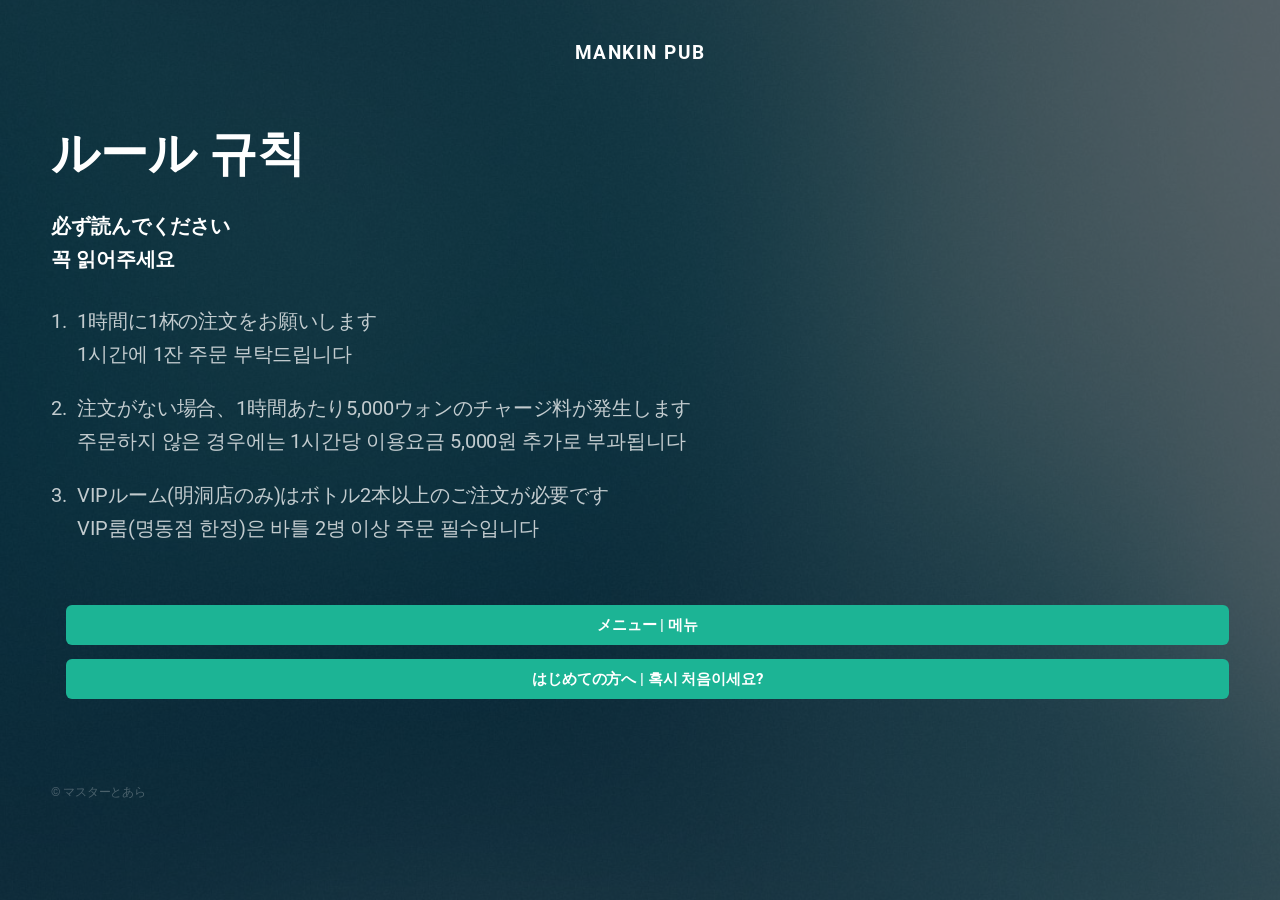
<file: index.html>
<!DOCTYPE HTML>
<html>
	<head>
		<title>MANKIN</title>
		<meta charset="utf-8" />
		<meta name="viewport" content="width=device-width, initial-scale=1, user-scalable=no, viewport-fit=cover" />
		<meta name="theme-color" content="#0d161a" />
		<meta name="apple-mobile-web-app-capable" content="yes" />
		<meta name="apple-mobile-web-app-status-bar-style" content="black-translucent" />
		<link rel="stylesheet" href="assets/css/rule.css" />
		<style>
			/* 데스크톱: 버튼과 저작권이 겹치지 않도록 푸터를 문서 흐름에 둔다 (모바일은 기존 그대로) */
			@media screen and (min-width: 981px) {
				#footer {
					position: static;
					margin: 3.5em 0 0 0;
				}
			}

			/* 규칙 목록: 번호 칸 고정 + 본문 칸 정렬 (2줄째도 번호 아래로 파고들지 않게) */
			#header .rules {
				margin: 0 0 1.5em 0;
				font-size: 1.35em;
				line-height: 1.65em;
			}
			#header .rule {
				display: flex;
				align-items: flex-start;
				gap: 8px;
			}
			#header .rule + .rule {
				margin-top: 1.1em;
			}
			#header .rule-num {
				flex: 0 0 auto;
				min-width: 18px;
			}
			#header .rule-body {
				flex: 1 1 auto;
				min-width: 0;
			}
			#header .rule-jp {
				line-break: strict;
			}
			#header .rule-kr {
				word-break: keep-all;
			}

			/* 모바일: 규칙 글자를 조금 줄이고 줄간격·들여쓰기를 정돈 */
			@media screen and (max-width: 736px) {
				#header .rules {
					font-size: 0.85em;
					line-height: 1.6em;
				}
				#header .rule + .rule {
					margin-top: 1.15em;
				}
			}

			/* 상단 헤더 바 (MANKIN PUB) */
			.page-topbar { position: relative; width: 100%; max-width: 700px; margin: 0 auto 1.6em; padding: 2px 0 0; text-align: center; }
			.page-topbar-title { display: inline-block; font-size: 1.32em; font-weight: 700; letter-spacing: 1.5px; line-height: 42px; color: #fff; }
			/* 화면 최상단 고정 (세로 중앙 본문과 분리) */
			body > .page-topbar { position: absolute; top: 20px; left: 20px; right: 20px; width: auto; max-width: 700px; margin: 0 auto; padding: 12px 0 0; z-index: 3; }
		
			/* iOS 안전영역·배경 꽉 채우기 (상태바/툴바 검은 띠 제거) */
			html, body { background-color: #0d161a; }
			body { min-height: 100dvh; }
			/* 움직이는 배경이 iOS 상태바·주소창 뒤까지 끊김 없이 이어지도록 위아래로 넘겨 깐다 */
			#bg { position: fixed; top: -80px; bottom: -80px; left: 0; right: 0; width: auto; height: auto; min-height: calc(100lvh + 160px); }
			#bg > div { position: absolute; top: 0; bottom: 0; left: 0; height: auto; min-height: 100%; width: 150%; }
			@media screen and (max-width: 736px) {
				body { padding-top: calc(5em + env(safe-area-inset-top)); padding-bottom: calc(2em + env(safe-area-inset-bottom)); }
			}
			@media screen and (min-width: 737px) {
				body { padding-top: calc(6em + env(safe-area-inset-top)); padding-bottom: calc(4em + env(safe-area-inset-bottom)); }
			}
		</style>
	</head>
	<body class="is-preload">

		<!-- 상단 헤더 바 -->
			<div class="page-topbar">
				<span class="page-topbar-title">MANKIN PUB</span>
			</div>

		<!-- Header -->
			<header id="header">
				<h1>ルール 규칙</h1>
					<p><b>必ず読んでください<br>
						꼭 읽어주세요</b></p>
				<div class="rules">
					<div class="rule">
						<span class="rule-num">1.</span>
						<div class="rule-body">
							<div class="rule-jp">1時間に1杯の注文をお願いします</div>
							<div class="rule-kr">1시간에 1잔 주문 부탁드립니다</div>
						</div>
					</div>
					<div class="rule">
						<span class="rule-num">2.</span>
						<div class="rule-body">
							<div class="rule-jp">注文がない場合、1時間あたり5,000ウォンのチャージ料が発生します</div>
							<div class="rule-kr">주문하지 않은 경우에는 1시간당 이용요금 5,000원 추가로 부과됩니다</div>
						</div>
					</div>
					<div class="rule">
						<span class="rule-num">3.</span>
						<div class="rule-body">
							<div class="rule-jp">VIPルーム(明洞店のみ)はボトル2本以上のご注文が必要です</div>
							<div class="rule-kr">VIP룸(명동점 한정)은 바틀 2병 이상 주문 필수입니다</div>
						</div>
					</div>
				</div>
			</header>

<p>
			<ul class="actions fit" style="margin: 0 0 14px 0; padding: 0 0 0 1em; list-style: none;">
				<a href="menu.html" class="button special fit">メニュー | 메뉴</a>
			</ul>
			<ul class="actions fit" style="margin: 0; padding: 0 0 0 1em; list-style: none;">
				<a href="info.html" class="button special fit">はじめての方へ | 혹시 처음이세요?</a>
			</ul>
</p>

		<!-- Footer -->
			<footer id="footer">
				<ul class="copyright">
					<li>&copy; マスターとあら</li>
				</ul>
			</footer>

		<!-- Scripts -->
			<script src="assets/js/main.js"></script>

	</body>
</html>
</file>
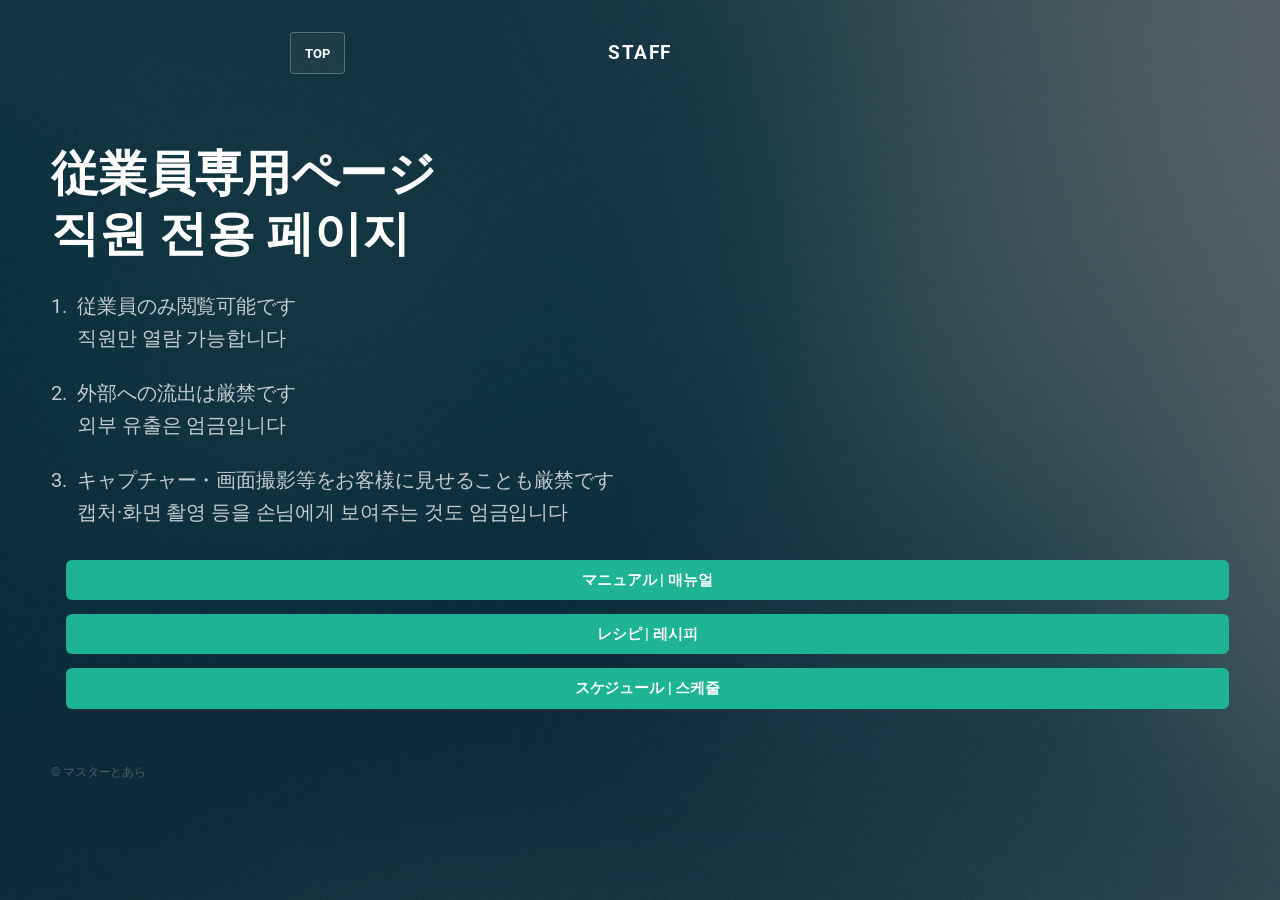
<file: admin.html>
<!DOCTYPE HTML>
<html>
	<head>
		<title>MANKIN | 従業員専用ページ 직원 전용 페이지</title>
		<meta charset="utf-8" />
		<meta name="viewport" content="width=device-width, initial-scale=1, user-scalable=no, viewport-fit=cover" />
		<meta name="theme-color" content="#0d161a" />
		<meta name="apple-mobile-web-app-capable" content="yes" />
		<meta name="apple-mobile-web-app-status-bar-style" content="black-translucent" />
		<meta name="robots" content="noindex, nofollow" />
		<link rel="stylesheet" href="assets/css/rule.css" />
		<style>
			/* 상단 헤더 바 (← TOP / STAFF) */
			.page-topbar { position: relative; width: 100%; max-width: 700px; margin: 0 auto 1.6em; padding: 2px 0 0; text-align: center; }
			.page-topbar-btn { position: absolute; left: 0; top: 12px; display: inline-flex; align-items: center; justify-content: center; box-sizing: border-box; height: 42px; padding: 0 14px; font-size: 13px; font-weight: 700; line-height: 1; color: #fff; text-decoration: none; background: rgba(255,255,255,0.05); -webkit-backdrop-filter: blur(10px); backdrop-filter: blur(10px); border: 1px solid rgba(255,255,255,0.28); border-radius: 4px; white-space: nowrap; }
			.page-topbar-btn:hover { background: rgba(255,255,255,0.1); border-color: rgba(255,255,255,0.5); color: #fff !important; }
			.page-topbar-title { display: inline-block; font-size: 1.32em; font-weight: 700; letter-spacing: 1.5px; line-height: 42px; color: #fff; }
			/* 화면 최상단 고정 (세로 중앙 본문과 분리) */
			body > .page-topbar { position: absolute; top: 20px; left: 20px; right: 20px; width: auto; max-width: 700px; margin: 0 auto; padding: 12px 0 0; z-index: 3; }

			/* 주의사항 목록: index.html과 동일한 번호/본문 일직선·줄바꿈 규칙 */
			#header .rules { margin: 0 0 1.5em 0; font-size: 1.35em; line-height: 1.65em; }
			#header .rule { display: flex; align-items: flex-start; gap: 8px; }
			#header .rule + .rule { margin-top: 1.1em; }
			#header .rule-num { flex: 0 0 auto; min-width: 18px; }
			#header .rule-body { flex: 1 1 auto; min-width: 0; }
			#header .rule-jp { line-break: strict; }
			#header .rule-kr { word-break: keep-all; }
			@media screen and (max-width: 736px) {
				#header .rules { font-size: 0.85em; line-height: 1.6em; }
				#header .rule + .rule { margin-top: 1.15em; }
			}
			/* 데스크톱: 푸터가 버튼과 겹치지 않게 문서 흐름에 (index.html과 동일) */
			@media screen and (min-width: 981px) {
				#footer { position: static; margin: 3.5em 0 0 0; }
			}
		
			/* iOS 안전영역·배경 꽉 채우기 (상태바/툴바 검은 띠 제거) */
			html, body { background-color: #0d161a; }
			body { min-height: 100dvh; }
			/* 움직이는 배경이 iOS 상태바·주소창 뒤까지 끊김 없이 이어지도록 위아래로 넘겨 깐다 */
			#bg { position: fixed; top: -80px; bottom: -80px; left: 0; right: 0; width: auto; height: auto; min-height: calc(100lvh + 160px); }
			#bg > div { position: absolute; top: 0; bottom: 0; left: 0; height: auto; min-height: 100%; width: 150%; }
			@media screen and (max-width: 736px) {
				body { padding-top: calc(5em + env(safe-area-inset-top)); padding-bottom: calc(2em + env(safe-area-inset-bottom)); }
			}
			@media screen and (min-width: 737px) {
				body { padding-top: calc(6em + env(safe-area-inset-top)); padding-bottom: calc(4em + env(safe-area-inset-bottom)); }
			}
		</style>
	</head>
	<body class="is-preload">

		<!-- 상단 헤더 바 -->
			<div class="page-topbar">
				<a href="index.html" class="page-topbar-btn">TOP</a>
				<span class="page-topbar-title">STAFF</span>
			</div>

		<!-- Header -->
			<header id="header">
				<h1><span style="display: block;">従業員専用ページ</span><span style="display: block;">직원 전용 페이지</span></h1>
				<div class="rules">
					<div class="rule">
						<span class="rule-num">1.</span>
						<div class="rule-body">
							<div class="rule-jp">従業員のみ閲覧可能です</div>
							<div class="rule-kr">직원만 열람 가능합니다</div>
						</div>
					</div>
					<div class="rule">
						<span class="rule-num">2.</span>
						<div class="rule-body">
							<div class="rule-jp">外部への流出は厳禁です</div>
							<div class="rule-kr">외부 유출은 엄금입니다</div>
						</div>
					</div>
					<div class="rule">
						<span class="rule-num">3.</span>
						<div class="rule-body">
							<div class="rule-jp">キャプチャー・画面撮影等をお客様に見せることも厳禁です</div>
							<div class="rule-kr">캡처·화면 촬영 등을 손님에게 보여주는 것도 엄금입니다</div>
						</div>
					</div>
				</div>
			</header>

			<ul class="actions fit" style="margin: 0 0 14px 0; padding: 0 0 0 1em; list-style: none;">
				<a href="/manual" class="button special fit">マニュアル | 매뉴얼</a>
			</ul>
			<ul class="actions fit" style="margin: 0 0 14px 0; padding: 0 0 0 1em; list-style: none;">
				<a href="/recipe" class="button special fit">レシピ | 레시피</a>
			</ul>
			<ul class="actions fit" style="margin: 0; padding: 0 0 0 1em; list-style: none;">
				<a href="/shift" class="button special fit">スケジュール | 스케줄</a>
			</ul>

		<!-- Footer -->
			<footer id="footer">
				<ul class="copyright">
					<li>&copy; マスターとあら</li>
				</ul>
			</footer>

		<!-- Scripts -->
			<script src="assets/js/main.js"></script>

	</body>
</html>
</file>
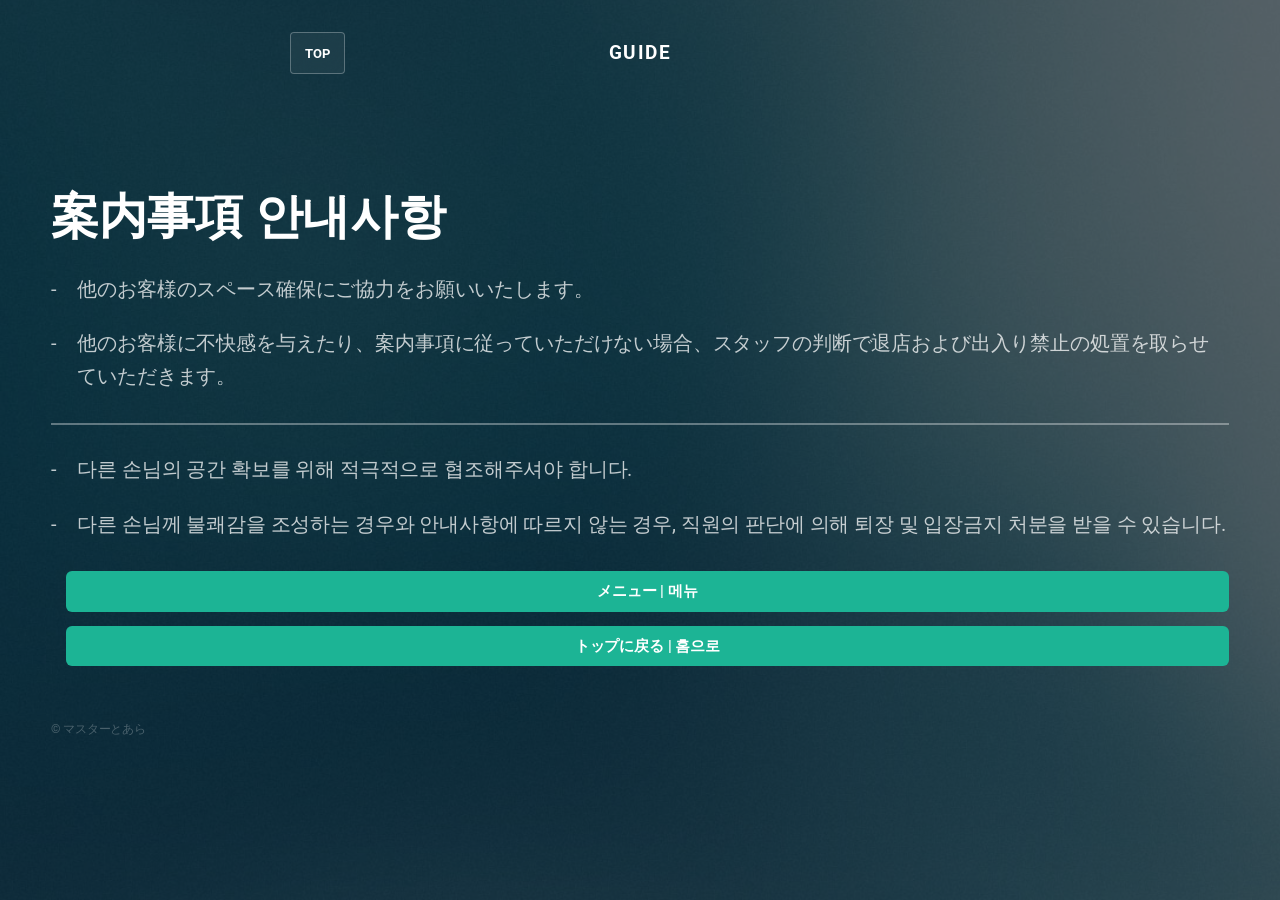
<file: info.html>
<!DOCTYPE HTML>
<html>
	<head>
		<title>INFO</title>
		<meta charset="utf-8" />
		<meta name="viewport" content="width=device-width, initial-scale=1, user-scalable=no, viewport-fit=cover" />
		<meta name="theme-color" content="#0d161a" />
		<meta name="apple-mobile-web-app-capable" content="yes" />
		<meta name="apple-mobile-web-app-status-bar-style" content="black-translucent" />
		<link rel="stylesheet" href="assets/css/rule.css" />
		<style>
			/* 상단 헤더 바 (← TOP / GUIDE) */
			.page-topbar { position: relative; width: 100%; max-width: 700px; margin: 0 auto 1.6em; padding: 2px 0 0; text-align: center; }
			.page-topbar-btn { position: absolute; left: 0; top: 12px; display: inline-flex; align-items: center; justify-content: center; box-sizing: border-box; height: 42px; padding: 0 14px; font-size: 13px; font-weight: 700; line-height: 1; color: #fff; text-decoration: none; background: rgba(255,255,255,0.05); -webkit-backdrop-filter: blur(10px); backdrop-filter: blur(10px); border: 1px solid rgba(255,255,255,0.28); border-radius: 4px; white-space: nowrap; }
			.page-topbar-btn:hover { background: rgba(255,255,255,0.1); border-color: rgba(255,255,255,0.5); color: #fff !important; }
			.page-topbar-title { display: inline-block; font-size: 1.32em; font-weight: 700; letter-spacing: 1.5px; line-height: 42px; color: #fff; }
			/* 화면 최상단 고정 (세로 중앙 본문과 분리) */
			body > .page-topbar { position: absolute; top: 20px; left: 20px; right: 20px; width: auto; max-width: 700px; margin: 0 auto; padding: 12px 0 0; z-index: 3; }

			/* 안내사항 목록: index.html과 동일한 하이픈/본문 일직선·줄바꿈 규칙 */
			#header .rules { margin: 0 0 1.5em 0; font-size: 1.35em; line-height: 1.65em; }
			#header .rule { display: flex; align-items: flex-start; gap: 8px; }
			#header .rule + .rule { margin-top: 1.1em; }
			#header .rule-num { flex: 0 0 auto; min-width: 18px; }
			#header .rule-body { flex: 1 1 auto; min-width: 0; }
			#header .rule-jp { line-break: strict; }
			#header .rule-kr { word-break: keep-all; }
			@media screen and (max-width: 736px) {
				#header .rules { font-size: 0.85em; line-height: 1.6em; }
				#header .rule + .rule { margin-top: 1.15em; }
			}
			/* 데스크톱: 푸터가 버튼과 겹치지 않게 문서 흐름에 (index.html과 동일) */
			@media screen and (min-width: 981px) {
				#footer { position: static; margin: 3.5em 0 0 0; }
			}
		
			/* iOS 안전영역·배경 꽉 채우기 (상태바/툴바 검은 띠 제거) */
			html, body { background-color: #0d161a; }
			body { min-height: 100dvh; }
			/* 움직이는 배경이 iOS 상태바·주소창 뒤까지 끊김 없이 이어지도록 위아래로 넘겨 깐다 */
			#bg { position: fixed; top: -80px; bottom: -80px; left: 0; right: 0; width: auto; height: auto; min-height: calc(100lvh + 160px); }
			#bg > div { position: absolute; top: 0; bottom: 0; left: 0; height: auto; min-height: 100%; width: 150%; }
			@media screen and (max-width: 736px) {
				body { padding-top: calc(5em + env(safe-area-inset-top)); padding-bottom: calc(2em + env(safe-area-inset-bottom)); }
			}
			@media screen and (min-width: 737px) {
				body { padding-top: calc(6em + env(safe-area-inset-top)); padding-bottom: calc(4em + env(safe-area-inset-bottom)); }
			}
		</style>
	</head>
	<body class="is-preload">

		<!-- 상단 헤더 바 -->
			<div class="page-topbar">
				<a href="index.html" class="page-topbar-btn">TOP</a>
				<span class="page-topbar-title">GUIDE</span>
			</div>

		<!-- Header -->
			<header id="header">
				<h1>案内事項 안내사항</h1>
				<div class="rules">
					<div class="rule">
						<span class="rule-num">-</span>
						<div class="rule-body">
							<div class="rule-jp">他のお客様のスペース確保にご協力をお願いいたします。</div>
						</div>
					</div>
					<div class="rule">
						<span class="rule-num">-</span>
						<div class="rule-body">
							<div class="rule-jp">他のお客様に不快感を与えたり、案内事項に従っていただけない場合、スタッフの判断で退店および出入り禁止の処置を取らせていただきます。</div>
						</div>
					</div>
				</div>
				<hr>
				<div class="rules">
					<div class="rule">
						<span class="rule-num">-</span>
						<div class="rule-body">
							<div class="rule-kr">다른 손님의 공간 확보를 위해 적극적으로 협조해주셔야 합니다.</div>
						</div>
					</div>
					<div class="rule">
						<span class="rule-num">-</span>
						<div class="rule-body">
							<div class="rule-kr">다른 손님께 불쾌감을 조성하는 경우와 안내사항에 따르지 않는 경우, 직원의 판단에 의해 퇴장 및 입장금지 처분을 받을 수 있습니다.</div>
						</div>
					</div>
				</div>
			</header>

			<ul class="actions fit" style="margin: 0 0 14px 0; padding: 0 0 0 1em; list-style: none;">
				<a href="menu.html" class="button special fit">メニュー | 메뉴</a>
			</ul>
			<ul class="actions fit" style="margin: 0; padding: 0 0 0 1em; list-style: none;">
				<a href="index.html" class="button special fit">トップに戻る | 홈으로</a>
			</ul>

		<!-- Footer -->
			<footer id="footer">
				<ul class="copyright">
					<li>&copy; マスターとあら</li>
				</ul>
			</footer>

		<!-- Scripts -->
			<script src="assets/js/main.js"></script>

	</body>
</html>
</file>
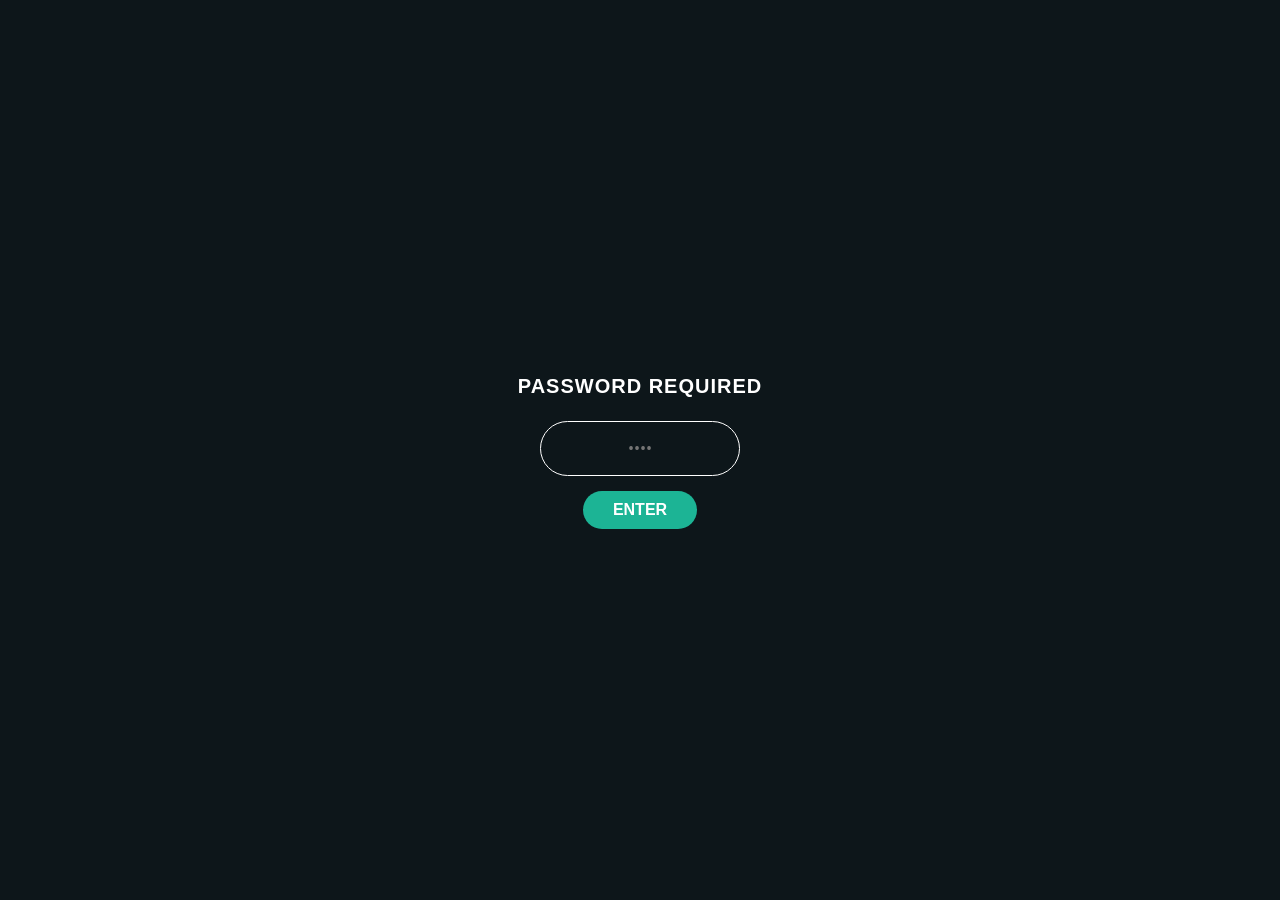
<file: manual.html>
<!DOCTYPE HTML>
<html>
	<head>
		<title>MANUAL</title>
		<meta charset="utf-8" />
		<meta name="viewport" content="width=device-width, initial-scale=1, user-scalable=no, viewport-fit=cover" />
		<meta name="theme-color" content="#0d161a" />
		<meta name="apple-mobile-web-app-capable" content="yes" />
		<meta name="apple-mobile-web-app-status-bar-style" content="black-translucent" />
		<link rel="stylesheet" href="assets/css/menu.css" />
		<style>
			body {
				background-color: #0d161a;
				background-image: none;
			}
			#password-screen {
				position: fixed;
				top: 0; left: 0; width: 100%; height: 100%;
				background-color: #0d161a;
				z-index: 9999;
				display: flex;
				flex-direction: column;
				justify-content: center;
				align-items: center;
				color: white;
				font-family: sans-serif;
			}
			#password-screen h2 {
				margin-bottom: 20px;
				font-size: 20px;
				letter-spacing: 1px;
			}
			#password-screen input {
				background: transparent;
				border: 1px solid #ffffff;
				border-radius: 30px;
				padding: 12px 20px;
				color: white;
				font-size: 18px;
				text-align: center;
				width: 200px;
				outline: none;
				margin-bottom: 15px;
			}
			#password-screen button {
				background-color: #1cb495;
				color: white;
				border: none;
				padding: 10px 30px;
				font-weight: bold;
				border-radius: 30px;
				cursor: pointer;
				font-size: 16px;
			}
			#recipe-content {
				display: none;
			}
			.recipe-controls {
				margin: 20px auto;
				max-width: 100%;
				text-align: center;
			}
			.lang-buttons button {
				background-color: #263c3d;
				color: white;
				border: none;
				padding: 8px 16px;
				margin: 5px;
				cursor: pointer;
				font-weight: bold;
				border-radius: 4px;
				transition: 0.2s;
			}
			.lang-buttons button.active {
				background-color: #1cb495;
			}
			.recipe-item {
				padding: 12px 0 !important;
				border-bottom: 1px solid #333333 !important;
			}
			.recipe-item dl {
				display: flex !important;
				flex-direction: column !important;
				align-items: flex-start !important;
				gap: 4px !important;
				width: 100% !important;
				margin: 0 !important;
				padding: 0 !important;
				background: none !important;
				border: none !important;
			}
			.recipe-item dt {
				width: 100% !important;
				text-align: left !important;
				padding: 0 !important;
				margin: 0 !important;
				font-weight: bold !important;
				color: #ffffff !important;
				word-break: keep-all !important;
			}
			.recipe-item dd {
				width: 100% !important;
				text-align: left !important;
				padding: 0 !important;
				margin: 0 !important;
				color: rgba(255, 255, 255, 0.85) !important;
				line-height: 1.55 !important;
				word-break: keep-all !important;
			}
			.lang-ja, .lang-ko { display: block; }
			.recipe-detail {
				font-size: 0.85em;
				color: #ffffff !important;
				margin-top: 8px;
				padding-bottom: 0px;
				line-height: 1.5;
				text-align: left;
				word-break: keep-all;
			}
			.recipe-detail span { display: block; }
			.recipe-item dl::after, .recipe-item dl::before { display: none !important; }
		
			/* iOS 안전영역·배경 꽉 채우기 (상태바/툴바 검은 띠 제거) */
			html, body { background-color: #0d161a; min-height: 100dvh; }
			body { padding-top: calc(20px + env(safe-area-inset-top)); padding-bottom: calc(20px + env(safe-area-inset-bottom)); }
		</style>
	</head>
	<body>

		<div id="password-screen">
			<h2>PASSWORD REQUIRED</h2>
			<input type="password" id="passInput" placeholder="••••">
			<button onclick="checkPassword()">ENTER</button>
		</div>

		<div id="recipe-content">
			<header id="header" style="max-width: 700px; margin: 0 auto; padding: 12px 0 8px; position: relative; text-align: center;">
				<a href="/admin" style="position: absolute; left: 0; top: 12px; display: inline-flex; align-items: center; justify-content: center; box-sizing: border-box; height: 42px; padding: 0 14px; font-size: 13px; font-weight: 700; line-height: 1; background: rgba(255,255,255,0.05); -webkit-backdrop-filter: blur(10px); backdrop-filter: blur(10px); border: 1px solid rgba(255,255,255,0.28); border-radius: 4px; color: #fff; text-decoration: none; white-space: nowrap;">TOP</a>
				<h2 class="page-title" style="margin: 0; font-size: 1.32em; line-height: 42px; letter-spacing: 1.5px; display: inline-block;">MANUAL</h2>
			</header>

			<div class="recipe-controls">
				<div class="lang-buttons">
					<button onclick="switchLanguage('ja')" id="btn-ja" class="active">日本語</button>
					<button onclick="switchLanguage('ko')" id="btn-ko">한국어</button>
				</div>
			</div>

			<div class="menu recipe-section">
				<h3> 基本情報 기본 정보</h3>
				<div class="recipe-item">
					<dl>
						<dt class="lang-ja">基本情報</dt>
						<dt class="lang-ko">기본 정보</dt>
						<dd class="lang-ja">韓国語・日本語・日韓ミックス（ハンボノ）対応のジャパニーズパブです。</dd>
						<dd class="lang-ko">한국어·일본어·한본어(일한 믹스)로 응대하는 재패니즈 펍입니다.</dd>
					</dl>
				</div>
				<div class="recipe-item">
					<dl>
						<dt class="lang-ja">店舗について</dt>
						<dt class="lang-ko">매장 안내</dt>
						<dd class="lang-ja">サンスとミョンドンに2店舗あります。<br>
							<span style="display: inline-block; margin-top: 8px; font-size: 0.92em; color: rgba(255,255,255,0.7);"><b style="color: #1cb495;">上水（サンス）</b><br>ソウル市 麻浦区 上水洞 310-19 2階</span><br>
							<span style="display: inline-block; margin-top: 4px; font-size: 0.92em; color: rgba(255,255,255,0.7);"><b style="color: #1cb495;">明洞（ミョンドン）</b><br>ソウル市 中区 苧洞2街 48-25 4・5階</span></dd>
						<dd class="lang-ko">상수와 명동에 2개 매장이 있습니다.<br>
							<span style="display: inline-block; margin-top: 8px; font-size: 0.92em; color: rgba(255,255,255,0.7);"><b style="color: #1cb495;">상수점</b><br>서울 마포구 상수동 310-19 2층</span><br>
							<span style="display: inline-block; margin-top: 4px; font-size: 0.92em; color: rgba(255,255,255,0.7);"><b style="color: #1cb495;">명동점</b><br>서울 중구 저동2가 48-25 4,5층</span></dd>
					</dl>
				</div>
				<div class="recipe-item">
					<dl>
						<dt class="lang-ja">複数店舗勤務</dt>
						<dt class="lang-ko">복수 매장 근무</dt>
						<dd class="lang-ja">1店舗だけでなく、複数店舗で勤務する可能性がありますので、シフト表を必ず確認してください。</dd>
						<dd class="lang-ko">한 지점뿐만 아니라 여러 지점에서 근무할 수 있으니 근무표를 꼭 확인해 주세요.</dd>
					</dl>
				</div>
			</div>

			<div class="menu recipe-section">
				<h3> 勤務について 근무 관련 안내</h3>
				<div class="recipe-item">
					<dl>
						<dt class="lang-ja">希望勤務日の提出</dt>
						<dt class="lang-ko">희망 근무일 제출</dt>
						<dd class="lang-ja">毎月22日までに希望勤務日を提出してください。</dd>
						<dd class="lang-ko">매달 22일까지 희망 근무일을 제출해 주세요.</dd>
					</dl>
				</div>
				<div class="recipe-item">
					<dl>
						<dt class="lang-ja">シフト公開</dt>
						<dt class="lang-ko">근무표 공개</dt>
						<dd class="lang-ja">25日〜27日に翌月のシフト表が公開されます。</dd>
						<dd class="lang-ko">25일~27일에 다음 달 근무표가 공개됩니다.</dd>
					</dl>
				</div>
				<div class="recipe-item">
					<dl>
						<dt class="lang-ja">希望勤務日の提出方法</dt>
						<dt class="lang-ko">희망 근무일 제출 방법</dt>
						<dd class="lang-ja">希望を出す際は、出勤・退勤時間は不要で、日付のみ送ってください。（時間は店舗の状況に合わせて調整します）</dd>
						<dd class="lang-ko">희망 근무일을 보내실 때는 날짜만 보내주세요. (출퇴근 시간은 매장 상황에 따라 배정됩니다.)</dd>
					</dl>
				</div>
			</div>

			<div class="menu recipe-section">
				<h3> 勤務時間 근무시간</h3>
				<div class="recipe-item">
					<dl>
						<dt class="lang-ja">勤務時間</dt>
						<dt class="lang-ko">근무시간</dt>
						<dd class="lang-ja">勤務時間は4時間30分〜7時間30分の間で、当日の状況により変動します。</dd>
						<dd class="lang-ko">근무시간은 4시간 30분~7시간 30분이며, 당일 매장 상황에 따라 변동됩니다.</dd>
					</dl>
				</div>
				<div class="recipe-item">
					<dl>
						<dt class="lang-ja">出勤・退勤時間</dt>
						<dt class="lang-ko">출퇴근 시간</dt>
						<dd class="lang-ja">出勤時間は固定で、退勤時間は当日の状況によって変わります。</dd>
						<dd class="lang-ko">출근 시간은 고정이며, 퇴근 시간은 당일 상황에 따라 유동적입니다.</dd>
					</dl>
				</div>
				<div class="recipe-item">
					<dl>
						<dt class="lang-ja">退勤のタイミング</dt>
						<dt class="lang-ko">퇴근 타이밍</dt>
						<dd class="lang-ja">退勤のタイミングは店長が指示します。</dd>
						<dd class="lang-ko">퇴근 타이밍은 점장이 안내합니다.</dd>
					</dl>
				</div>
				<div class="recipe-item">
					<dl>
						<dt class="lang-ja">勤務態度</dt>
						<dt class="lang-ko">근무 태도</dt>
						<dd class="lang-ja">勤務態度が良いほど、希望勤務日を優先的に反映します。</dd>
						<dd class="lang-ko">근무 태도가 좋을수록 희망 근무일을 우선 반영합니다.</dd>
					</dl>
				</div>
			</div>

			<div class="menu recipe-section">
				<h3> 出勤時間詳細 출근시간 안내</h3>
				<div class="recipe-item">
					<dl>
						<dt class="lang-ja">MANKIN（平日）</dt>
						<dt class="lang-ko">MANKIN (평일)</dt>
						<dd class="lang-ja">19:30 / 21:00</dd>
						<dd class="lang-ko">19:30 / 21:00</dd>
					</dl>
				</div>
				<div class="recipe-item">
					<dl>
						<dt class="lang-ja">MANKIN（週末）</dt>
						<dt class="lang-ko">MANKIN (주말)</dt>
						<dd class="lang-ja">19:00 / 20:30 / 21:30</dd>
						<dd class="lang-ko">19:00 / 20:30 / 21:30</dd>
					</dl>
				</div>
			</div>

			<div class="menu recipe-section">
				<h3> 休憩時間 휴게시간</h3>
				<div class="recipe-item">
					<dl>
						<dt class="lang-ja">休憩について</dt>
						<dt class="lang-ko">휴게시간 안내</dt>
						<dd class="lang-ja">休憩時間は固定ではなく、状況を見ながら交代制で取ります。</dd>
						<dd class="lang-ko">휴게시간은 고정되지 않으며 상황에 따라 교대로 진행됩니다.</dd>
					</dl>
				</div>
				<div class="recipe-item">
					<dl>
						<dt class="lang-ja">休憩タイミング</dt>
						<dt class="lang-ko">휴게 타이밍</dt>
						<dd class="lang-ja">交代制のため、スタッフごとに休憩のタイミングが異なる場合があります。</dd>
						<dd class="lang-ko">교대제로 진행되므로 스태프마다 휴게 시간이 다를 수 있습니다.</dd>
					</dl>
				</div>
			</div>

			<div class="menu recipe-section">
				<h3> 給与について 급여 관련 안내</h3>
				<div class="recipe-item">
					<dl>
						<dt class="lang-ja">給与</dt>
						<dt class="lang-ko">급여</dt>
						<dd class="lang-ja">給与は1ヶ月ごとに精算し、毎月7日〜9日に振り込みます。</dd>
						<dd class="lang-ko">급여는 1개월 단위로 정산하여 매달 7일~9일에 입금됩니다.</dd>
					</dl>
				</div>
				<div class="recipe-item">
					<dl>
						<dt class="lang-ja">振込日の変更</dt>
						<dt class="lang-ko">입금일 변경</dt>
						<dd class="lang-ja">連休ややむを得ない事情がある場合は日程が変更になることがあります。</dd>
						<dd class="lang-ko">연휴나 부득이한 사정이 있을 경우 날짜가 변경될 수 있습니다.</dd>
					</dl>
				</div>
			</div>

			<div class="menu recipe-section">
				<h3> 時給・インセンティブ 시급 및 인센티브</h3>
				<div class="recipe-item">
					<dl>
						<dt class="lang-ja">時給</dt>
						<dt class="lang-ko">시급</dt>
						<dd class="lang-ja">時給：15,000ウォン（週休手当込み）</dd>
						<dd class="lang-ko">시급: 15,000원 (주휴수당 포함)</dd>
					</dl>
				</div>
				<div class="recipe-item">
					<dl>
						<dt class="lang-ja">スタッフドリンク</dt>
						<dt class="lang-ko">스태프 드링크</dt>
						<dd class="lang-ja">スタッフドリンクは8,000ウォン以下のメニューのみ可能です。基本のインセンティブは1杯1,500ウォンです。勤務時間1時間あたり2杯以上のスタッフドリンクを受けた場合、当日のスタッフドリンクが全杯2,200ウォンになります。例えば4時間勤務の場合、8杯までは1,500ウォン、9杯以上の場合は全杯2,200ウォンで計算します。</dd>
						<dd class="lang-ko">스태프 드링크는 8,000원 이하 메뉴만 가능합니다. 기본 인센티브는 1잔당 1,500원입니다. 근무시간 1시간당 2잔 이상의 스태프 드링크를 받은 경우, 당일 스태프 드링크 전체가 1잔당 2,200원으로 적용됩니다. 예를 들어 4시간 근무 시 8잔까지는 1,500원, 9잔 이상이면 전체 잔이 2,200원으로 계산됩니다.</dd>
					</dl>
				</div>
				<div class="recipe-item">
					<dl>
						<dt class="lang-ja">1800 テキーラ</dt>
						<dt class="lang-ko">1800 테킬라</dt>
						<dd class="lang-ja">1800 テキーラをショットで受けた場合は、スタッフドリンク2杯分として計上します。</dd>
						<dd class="lang-ko">1800 테킬라 원샷은 스태프 드링크 2잔으로 처리합니다.</dd>
					</dl>
				</div>
				<div class="recipe-item">
					<dl>
						<dt class="lang-ja">シャンパン販売</dt>
						<dt class="lang-ko">샴페인 판매</dt>
						<dd class="lang-ja">シャンパン販売にもインセンティブがあります。</dd>
						<dd class="lang-ko">샴페인 판매에도 인센티브가 있습니다.</dd>
					</dl>
				</div>
			</div>

			<div class="menu recipe-section">
				<h3> シャンパン インセンティブ 샴페인 인센티브</h3>
				<div class="recipe-item">
					<dl>
						<dt class="lang-ja">ボッテガミニ（Bottega Mini）</dt>
						<dt class="lang-ko">보테가 미니 (Bottega Mini)</dt>
						<dd class="lang-ja">15,000ウォン</dd>
						<dd class="lang-ko">15,000원</dd>
					</dl>
				</div>
				<div class="recipe-item">
					<dl>
						<dt class="lang-ja">365</dt>
						<dt class="lang-ko">365</dt>
						<dd class="lang-ja">30,000ウォン</dd>
						<dd class="lang-ko">30,000원</dd>
					</dl>
				</div>
				<div class="recipe-item">
					<dl>
						<dt class="lang-ja">テキーラ観覧車（Tequila Ferris Wheel）</dt>
						<dt class="lang-ko">테킬라 관람차 (Tequila Ferris Wheel)</dt>
						<dd class="lang-ja">30,000ウォン</dd>
						<dd class="lang-ko">30,000원</dd>
					</dl>
				</div>
				<div class="recipe-item">
					<dl>
						<dt class="lang-ja">ブランプッシー（Blanc Poussy）</dt>
						<dt class="lang-ko">블랑 푸시 (Blanc Poussy)</dt>
						<dd class="lang-ja">40,000ウォン</dd>
						<dd class="lang-ko">40,000원</dd>
					</dl>
				</div>
				<div class="recipe-item">
					<dl>
						<dt class="lang-ja">シャンドン・ブリュット（Chandon Brut）</dt>
						<dt class="lang-ko">샹동 브룻 (Chandon Brut)</dt>
						<dd class="lang-ja">50,000ウォン</dd>
						<dd class="lang-ko">50,000원</dd>
					</dl>
				</div>
				<div class="recipe-item">
					<dl>
						<dt class="lang-ja">テキーラシップ（Tequila Ship）</dt>
						<dt class="lang-ko">데킬라 항공모함 (Tequila Ship)</dt>
						<dd class="lang-ja">65,000ウォン</dd>
						<dd class="lang-ko">65,000원</dd>
					</dl>
				</div>
				<div class="recipe-item">
					<dl>
						<dt class="lang-ja">ボッテガ（Bottega）</dt>
						<dt class="lang-ko">보테가 (Bottega)</dt>
						<dd class="lang-ja">80,000ウォン</dd>
						<dd class="lang-ko">80,000원</dd>
					</dl>
				</div>
				<div class="recipe-item">
					<dl>
						<dt class="lang-ja">ボッテガ ステラ（Bottega Stella）</dt>
						<dt class="lang-ko">보테가 스텔라 (Bottega Stella)</dt>
						<dd class="lang-ja">100,000ウォン</dd>
						<dd class="lang-ko">100,000원</dd>
					</dl>
				</div>
				<div class="recipe-item">
					<dl>
						<dt class="lang-ja">モエ・エ・シャンドン・ロゼ（Moët &amp; Chandon Rosé）</dt>
						<dt class="lang-ko">모엣 샹동 로제 (Moët &amp; Chandon Rosé)</dt>
						<dd class="lang-ja">100,000ウォン</dd>
						<dd class="lang-ko">100,000원</dd>
					</dl>
				</div>
				<div class="recipe-item">
					<dl>
						<dt class="lang-ja">1800 テキーラ（1800 Tequila）</dt>
						<dt class="lang-ko">1800 테킬라 (1800 Tequila)</dt>
						<dd class="lang-ja">100,000ウォン</dd>
						<dd class="lang-ko">100,000원</dd>
					</dl>
				</div>
				<div class="recipe-item">
					<dl>
						<dt class="lang-ja">ベル・エポック（Belle Époque）</dt>
						<dt class="lang-ko">벨 에포크 (Belle Époque)</dt>
						<dd class="lang-ja">200,000ウォン</dd>
						<dd class="lang-ko">200,000원</dd>
					</dl>
				</div>
				<div class="recipe-item">
					<dl>
						<dt class="lang-ja">ドン・ペリニヨン（Dom Pérignon）</dt>
						<dt class="lang-ko">돔 페리뇽 (Dom Pérignon)</dt>
						<dd class="lang-ja">400,000ウォン</dd>
						<dd class="lang-ko">400,000원</dd>
					</dl>
				</div>
			</div>

			<div class="menu recipe-section">
				<h3> 仕事内容 업무 내용</h3>
				<div class="recipe-item">
					<dl>
						<dt class="lang-ja">お客様とのコミュニケーション</dt>
						<dt class="lang-ko">손님과의 소통 및 대화</dt>
						<dd class="lang-ja">お客様との会話を通じて、楽しい空間づくりを心がけてください。</dd>
						<dd class="lang-ko">손님과 자연스럽게 대화하며 즐거운 분위기를 만들어 주세요.</dd>
					</dl>
				</div>
				<div class="recipe-item">
					<dl>
						<dt class="lang-ja">ドリンクの作成・提供</dt>
						<dt class="lang-ko">드링크 제조 및 제공</dt>
						<dd class="lang-ja">ご注文いただいたドリンクを丁寧に作成し、提供してください。</dd>
						<dd class="lang-ko">주문받은 드링크를 정성껏 제조해 제공해 주세요.</dd>
					</dl>
				</div>
				<div class="recipe-item">
					<dl>
						<dt class="lang-ja">店内の雰囲気づくり・チームワークへの協力</dt>
						<dt class="lang-ko">매장 분위기 유지 및 팀워크 협조</dt>
						<dd class="lang-ja">明るい店内の雰囲気を保ち、スタッフ同士で協力して勤務してください。</dd>
						<dd class="lang-ko">밝은 매장 분위기를 유지하고 다른 스태프와 서로 협조해 주세요.</dd>
					</dl>
				</div>
				<div class="recipe-item">
					<dl>
						<dt class="lang-ja">店舗の整理・清掃</dt>
						<dt class="lang-ko">매장 정리 및 청소</dt>
						<dd class="lang-ja">営業前後や勤務中の店内整理・清掃を丁寧に行ってください。</dd>
						<dd class="lang-ko">영업 전후 및 근무 중 매장 정리와 청결 유지에 힘써 주세요.</dd>
					</dl>
				</div>
			</div>

			<div class="menu recipe-section">
				<h3>外部飲食物持ち込み禁止規定 외부 음식물 반입 금지 규정</h3>
				<div class="recipe-item">
					<dl>
						<dt class="lang-ja">勤務中の外部飲食物</dt>
						<dt class="lang-ko">근무 중 외부 음식물</dt>
						<dd class="lang-ja">勤務中のスタッフは、店内で外部の飲食物を摂取することを禁止します。</dd>
						<dd class="lang-ko">근무 중 매장 내에서 외부 음식물을 섭취하실 수 없습니다.</dd>
					</dl>
				</div>
				<div class="recipe-item">
					<dl>
						<dt class="lang-ja">お客様と一緒に食べる行為</dt>
						<dt class="lang-ko">손님과 함께 먹는 행위</dt>
						<dd class="lang-ja">お客様と一緒に外部の飲食物を召し上がることも禁止です。</dd>
						<dd class="lang-ko">손님과 함께 외부 음식물을 드시는 행위도 금지합니다.</dd>
					</dl>
				</div>
				<div class="recipe-item">
					<dl>
						<dt class="lang-ja">持ち込みについて</dt>
						<dt class="lang-ko">반입 관련</dt>
						<dd class="lang-ja">当店は飲食物を提供する店舗であるため、外部からの飲食物の持ち込みはいかなる場合も認められません。</dd>
						<dd class="lang-ko">음식과 음료를 판매하는 매장이므로 외부 음식물 반입은 어떠한 경우에도 허용되지 않습니다.</dd>
					</dl>
				</div>
				<div class="recipe-item">
					<dl>
						<dt class="lang-ja">違反時</dt>
						<dt class="lang-ko">위반 시</dt>
						<dd class="lang-ja">本規定に違反した場合、社内規定に基づき注意またはペナルティが科される場合があります。</dd>
						<dd class="lang-ko">규정 위반 시 내부 기준에 따라 주의 또는 페널티가 부과될 수 있습니다.</dd>
					</dl>
				</div>
				<div class="recipe-item">
					<dl>
						<dt class="lang-ja">遵守</dt>
						<dt class="lang-ko">준수</dt>
						<dd class="lang-ja">全スタッフは本規定を十分理解し、必ず遵守してください。</dd>
						<dd class="lang-ko">모든 스태프는 본 규정을 숙지하고 반드시 지켜 주세요.</dd>
					</dl>
				</div>
			</div>

			<div class="menu recipe-section">
				<h3> 撮影・SNSに関するルール 촬영 및 SNS 관련 규칙</h3>
				<div class="recipe-item">
					<dl>
						<dt class="lang-ja">公式SNS</dt>
						<dt class="lang-ko">공식 SNS</dt>
						<dd class="lang-ja">当店は公式SNS（Instagram / TikTok）を運営しています。</dd>
						<dd class="lang-ko">우리 매장은 공식 SNS(인스타그램/틱톡)를 운영합니다.</dd>
					</dl>
				</div>
				<div class="recipe-item">
					<dl>
						<dt class="lang-ja">店内撮影</dt>
						<dt class="lang-ko">매장 내 촬영</dt>
						<dd class="lang-ja">店内では宣伝目的の写真・動画撮影が行われる場合があります。</dd>
						<dd class="lang-ko">매장 내에서는 홍보 목적 촬영이 진행될 수 있습니다.</dd>
					</dl>
				</div>
				<div class="recipe-item">
					<dl>
						<dt class="lang-ja">撮影・顔出し</dt>
						<dt class="lang-ko">촬영 및 얼굴 노출</dt>
						<dd class="lang-ja">スタッフは、撮影および顔が映ることに同意して勤務するものとします。</dd>
						<dd class="lang-ko">직원은 촬영 및 얼굴 노출에 동의한 것으로 간주됩니다.</dd>
					</dl>
				</div>
				<div class="recipe-item">
					<dl>
						<dt class="lang-ja">個人SNSへの投稿</dt>
						<dt class="lang-ko">개인 SNS 업로드</dt>
						<dd class="lang-ja">無断で個人SNSに店内の写真/動画を投稿することは禁止です。</dd>
						<dd class="lang-ko">개인 SNS에 매장 사진/영상을 무단 업로드하는 것은 금지됩니다.</dd>
					</dl>
				</div>
			</div>

			<div class="menu recipe-section">
				<h3>‍ マナー・基本姿勢 매너 및 기본 자세</h3>
				<div class="recipe-item">
					<dl>
						<dt class="lang-ja">挨拶</dt>
						<dt class="lang-ko">인사</dt>
						<dd class="lang-ja">スタッフ・上司・お客様全員に対して、常に明るく丁寧な挨拶を心がけてください。</dd>
						<dd class="lang-ko">직원·상사·손님 모두에게 항상 밝고 정중하게 인사해 주세요.</dd>
					</dl>
				</div>
				<div class="recipe-item">
					<dl>
						<dt class="lang-ja">基本姿勢</dt>
						<dt class="lang-ko">기본 자세</dt>
						<dd class="lang-ja">常に明るい態度と清潔な身だしなみ、積極的なサービス精神を大切にしてください。</dd>
						<dd class="lang-ko">언제나 밝은 태도와 단정한 복장, 적극적인 서비스 자세를 유지해 주세요.</dd>
					</dl>
				</div>
				<div class="recipe-item">
					<dl>
						<dt class="lang-ja">服装</dt>
						<dt class="lang-ko">복장</dt>
						<dd class="lang-ja">スリッパ、ジャージ、過度なラフ着や清潔感に欠ける服装は禁止です。</dd>
						<dd class="lang-ko">슬리퍼, 트레이닝복 등 지나치게 캐주얼하거나 단정하지 못한 복장은 금지합니다.</dd>
					</dl>
				</div>
				<div class="recipe-item">
					<dl>
						<dt class="lang-ja">スマホ</dt>
						<dt class="lang-ko">휴대폰</dt>
						<dd class="lang-ja">勤務中のスマホ使用は禁止です（緊急時のみ店長の許可を得て使用可）。</dd>
						<dd class="lang-ko">근무 중 휴대폰 사용은 금지합니다. (긴급 시 점장 허가 후 사용 가능)</dd>
					</dl>
				</div>
			</div>

			<div class="menu recipe-section">
				<h3> 内部情報取扱いルール 내부 정보 공유 금지 규칙</h3>
				<div class="recipe-item">
					<dl>
						<dt class="lang-ja">内部情報</dt>
						<dt class="lang-ko">내부 정보</dt>
						<dd class="lang-ja">店内ルール・給与体系・インセンティブ・スタッフ情報などの内部情報は、お客様に一切口外しないでください。</dd>
						<dd class="lang-ko">매장 규칙·급여 체계·인센티브·직원 정보 등 내부 정보는 손님에게 절대 말씀하지 마세요.</dd>
					</dl>
				</div>
				<div class="recipe-item">
					<dl>
						<dt class="lang-ja">質問された場合</dt>
						<dt class="lang-ko">질문받았을 경우</dt>
						<dd class="lang-ja">質問された場合は「従業員規則によりお答えできません」と統一して丁寧にお答えください。</dd>
						<dd class="lang-ko">관련 질문을 받더라도 “직원 규칙상 안내해 드리기 어렵습니다”로 통일해 답변해 주세요.</dd>
					</dl>
				</div>
				<div class="recipe-item">
					<dl>
						<dt class="lang-ja">違反時</dt>
						<dt class="lang-ko">위반 시</dt>
						<dd class="lang-ja">違反時は懲戒または契約終了の対象となります。</dd>
						<dd class="lang-ko">위반 시 징계 또는 계약 해지 사유가 될 수 있습니다.</dd>
					</dl>
				</div>
			</div>

			<div class="menu recipe-section">
				<h3> 食事・同伴に関するルール 식사 및 동반 관련 규칙</h3>
				<div class="recipe-item">
					<dl>
						<dt class="lang-ja">出勤前の食事</dt>
						<dt class="lang-ko">출근 전 식사</dt>
						<dd class="lang-ja">出勤前にお客様と個人的に食事をすることは可能ですが、食後に必ず当店へご来店いただくことを前提とします。</dd>
						<dd class="lang-ko">출근 전 손님과 개인 식사는 가능하나, 식사 후 반드시 매장에 함께 방문하는 것을 전제로 합니다.</dd>
					</dl>
				</div>
				<div class="recipe-item">
					<dl>
						<dt class="lang-ja">報告</dt>
						<dt class="lang-ko">보고</dt>
						<dd class="lang-ja">出勤前にお客様と食事をする場合は、必ず事前に店長またはマネージャーへ報告してください。</dd>
						<dd class="lang-ko">출근 전 손님과 식사를 할 경우, 반드시 사전에 점장 또는 매니저에게 보고해 주세요.</dd>
					</dl>
				</div>
				<div class="recipe-item">
					<dl>
						<dt class="lang-ja">退勤後の食事・飲み会</dt>
						<dt class="lang-ko">퇴근 후 식사·술자리</dt>
						<dd class="lang-ja">退勤後にお客様と食事や飲み会をすることは禁止です（店長・副店長・アルバイトリーダーに限り例外として許可されます）。</dd>
						<dd class="lang-ko">퇴근 후 손님과 식사나 술자리를 갖는 것은 금지합니다. (단, 점장·부점장·알바 리더는 예외)</dd>
					</dl>
				</div>
				<div class="recipe-item">
					<dl>
						<dt class="lang-ja">誘われた場合</dt>
						<dt class="lang-ko">제안받았을 경우</dt>
						<dd class="lang-ja">退勤後に「食事に行こう」「一杯だけ」などと誘われても、店舗規定があることを伝え丁寧にお断りしてください。</dd>
						<dd class="lang-ko">“같이 식사하자”, “한 잔만 하자” 등의 제안을 받더라도 매장 규정상 어렵다고 정중히 거절해 주세요.</dd>
					</dl>
				</div>
				<div class="recipe-item">
					<dl>
						<dt class="lang-ja">違反時</dt>
						<dt class="lang-ko">위반 시</dt>
						<dd class="lang-ja">本規則を違反した場合、会社の判断により懲戒または契約解除（解雇）の対象となる場合があります。※事実確認および社内規定に基づく正式手続きを経て決定します。</dd>
						<dd class="lang-ko">위반 시 회사 판단에 따라 징계 또는 계약해지(해고) 대상이 될 수 있으며, 사실 확인 및 내부 절차를 거쳐 결정됩니다.</dd>
					</dl>
				</div>
			</div>

			<div class="menu recipe-section">
				<h3>スタッフ同士の私的な食事・飲み会について 직원 간 사적 식사·술자리 관련</h3>
				<div class="recipe-item">
					<dl>
						<dt class="lang-ja">私的な食事・飲み会</dt>
						<dt class="lang-ko">개인적 식사·술자리</dt>
						<dd class="lang-ja">スタッフ同士で、私的に食事や飲み会をすることは禁止です。ただし、店長・副店長・オーナーが同席する場合に限り、例外的に許可されます。</dd>
						<dd class="lang-ko">직원들끼리 개인적으로 식사나 술자리를 가지는 것은 금지입니다. 단, 점장·부점장·사장이 함께하는 경우에 한해 예외적으로 허용됩니다.</dd>
					</dl>
				</div>
			</div>

			<div class="menu recipe-section">
				<h3> 社内恋愛・顧客との恋愛について 사내연애 및 손님과의 연애 관련</h3>
				<div class="recipe-item">
					<dl>
						<dt class="lang-ja">社内恋愛</dt>
						<dt class="lang-ko">사내연애</dt>
						<dd class="lang-ja">社内恋愛（スタッフ同士の恋愛関係）は禁止とします。</dd>
						<dd class="lang-ko">사내연애(직원 간 연애 관계)는 금지합니다.</dd>
					</dl>
				</div>
				<div class="recipe-item">
					<dl>
						<dt class="lang-ja">お客様との恋愛・私的交際</dt>
						<dt class="lang-ko">손님과의 연애 및 사적 교제</dt>
						<dd class="lang-ja">業務上関わりのあるお客様との恋愛関係・私的交際も一切禁止とします。</dd>
						<dd class="lang-ko">업무상 관계가 있는 손님과의 연애 및 사적인 교제 또한 일절 금지합니다.</dd>
					</dl>
				</div>
				<div class="recipe-item">
					<dl>
						<dt class="lang-ja">業務への影響</dt>
						<dt class="lang-ko">업무에 미치는 영향</dt>
						<dd class="lang-ja">社内恋愛またはお客様との恋愛・私的関係により、職場の秩序・業務進行・他スタッフや店舗運営に影響が生じた場合、会社の判断により指導・配置転換・懲戒の対象となる場合があります。</dd>
						<dd class="lang-ko">사내 연애 또는 손님과의 연애·사적 관계로 인해 근무 질서, 업무 진행, 다른 직원이나 매장 운영에 영향이 발생할 경우 회사 판단에 따라 지도, 근무 배치 변경, 징계 대상이 될 수 있습니다.</dd>
					</dl>
				</div>
				<div class="recipe-item">
					<dl>
						<dt class="lang-ja">違反時</dt>
						<dt class="lang-ko">위반 시</dt>
						<dd class="lang-ja">本規則を違反した場合、事実確認および社内規定に基づく正式手続きを経て、懲戒または契約解除（解雇）の対象となる場合があります。</dd>
						<dd class="lang-ko">본 규칙 위반 시 사실 확인 및 내부 규정에 따른 절차를 거쳐 징계 또는 계약해지(해고) 대상이 될 수 있습니다.</dd>
					</dl>
				</div>
			</div>

			<div class="menu recipe-section">
				<h3> トラブル対応 문제 상황 대처</h3>
				<div class="recipe-item">
					<dl>
						<dt class="lang-ja">不快な発言・過度な接触</dt>
						<dt class="lang-ko">불쾌 발언·과도한 접촉</dt>
						<dd class="lang-ja">お客様から不快な発言や過度な接触があった場合は、すぐに店長へ報告してください。</dd>
						<dd class="lang-ko">손님에게 불쾌한 발언이나 과도한 접촉을 당한 경우 즉시 점장에게 보고해 주세요.</dd>
					</dl>
				</div>
				<div class="recipe-item">
					<dl>
						<dt class="lang-ja">会計・忘れ物・クレーム</dt>
						<dt class="lang-ko">계산·분실물·클레임</dt>
						<dd class="lang-ja">会計・忘れ物・クレームなどは個人で判断せず、必ず上司へ報告してください。</dd>
						<dd class="lang-ko">계산·분실물·클레임 등은 임의로 판단하지 말고 반드시 상급자에게 보고해 주세요.</dd>
					</dl>
				</div>
			</div>

			<div class="menu recipe-section">
				<h3> 最後に 마무리</h3>
				<div class="recipe-item">
					<dl>
						<dt class="lang-ja">マニュアルについて</dt>
						<dt class="lang-ko">매뉴얼 안내</dt>
						<dd class="lang-ja">このマニュアルは、新しく入ったスタッフがスムーズに馴染み、楽しく働けるように作成しました。</dd>
						<dd class="lang-ko">이 매뉴얼은 신입 스태프가 빠르게 적응하고 즐겁게 일할 수 있도록 만든 가이드입니다.</dd>
					</dl>
				</div>
				<div class="recipe-item">
					<dl>
						<dt class="lang-ja">質問・相談</dt>
						<dt class="lang-ko">문의</dt>
						<dd class="lang-ja">不明な点があれば、いつでも店長またはマネージャーにお声かけください。</dd>
						<dd class="lang-ko">궁금한 점이 있으면 언제든 점장 또는 매니저에게 문의해 주세요.</dd>
					</dl>
				</div>
			</div>

			<div class="menu" style="text-align: center; margin-top: 30px;">
				<a href="/admin" class="button" style="display: inline-block; padding: 10px 24px; border: 1px solid #1cb495; color: #1cb495; text-decoration: none; border-radius: 4px; font-weight: bold;">トップに戻る / 홈으로</a>
			</div>

			<footer id="footer" style="text-align: center; padding: 30px 10px 20px;">
				<ul class="copyright" style="list-style: none; padding: 0; margin: 0; color: #666; font-size: 12px;">
					<li>&copy; マスターとあら</li>
				</ul>
			</footer>
		</div>

		<script src="assets/js/main.js"></script>
		<script>
			function checkPassword() {
				const entered = document.getElementById('passInput').value;
				if (entered === '2580') {
					document.getElementById('password-screen').style.display = 'none';
					document.getElementById('recipe-content').style.display = 'block';
					switchLanguage('ja');
				} else {
					alert('Wrong Password');
				}
			}

			document.getElementById('passInput').addEventListener('keypress', function(e) {
				if (e.key === 'Enter') {
					checkPassword();
				}
			});

			let currentLang = 'ja';

			function switchLanguage(lang) {
				currentLang = lang;
				document.getElementById('btn-ja').classList.toggle('active', lang === 'ja');
				document.getElementById('btn-ko').classList.toggle('active', lang === 'ko');

				if (lang === 'ja') {
					document.querySelectorAll('.lang-ja').forEach(el => el.style.display = (el.tagName === 'SPAN' ? 'inline' : 'block'));
					document.querySelectorAll('.lang-ko').forEach(el => el.style.display = 'none');
				} else {
					document.querySelectorAll('.lang-ja').forEach(el => el.style.display = 'none');
					document.querySelectorAll('.lang-ko').forEach(el => el.style.display = (el.tagName === 'SPAN' ? 'inline' : 'block'));
				}
			}

		</script>
	</body>
</html>
</file>
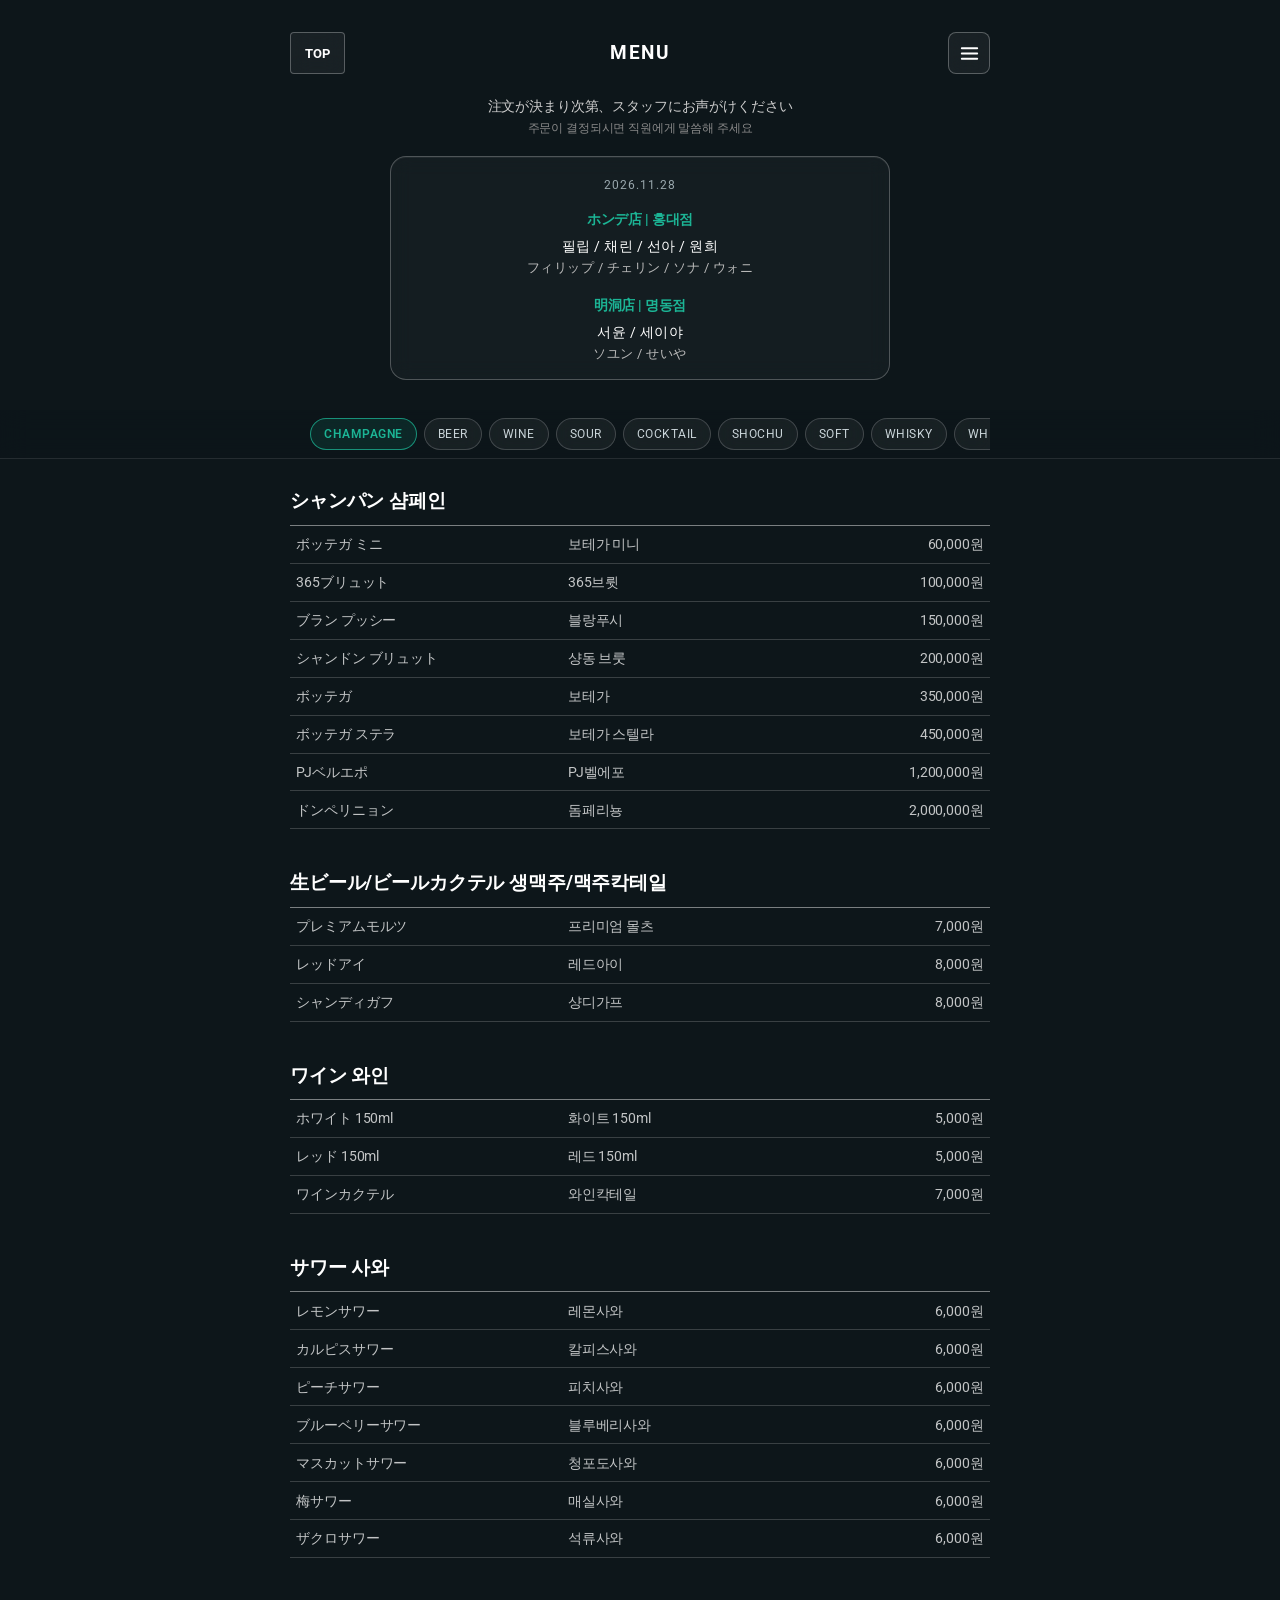
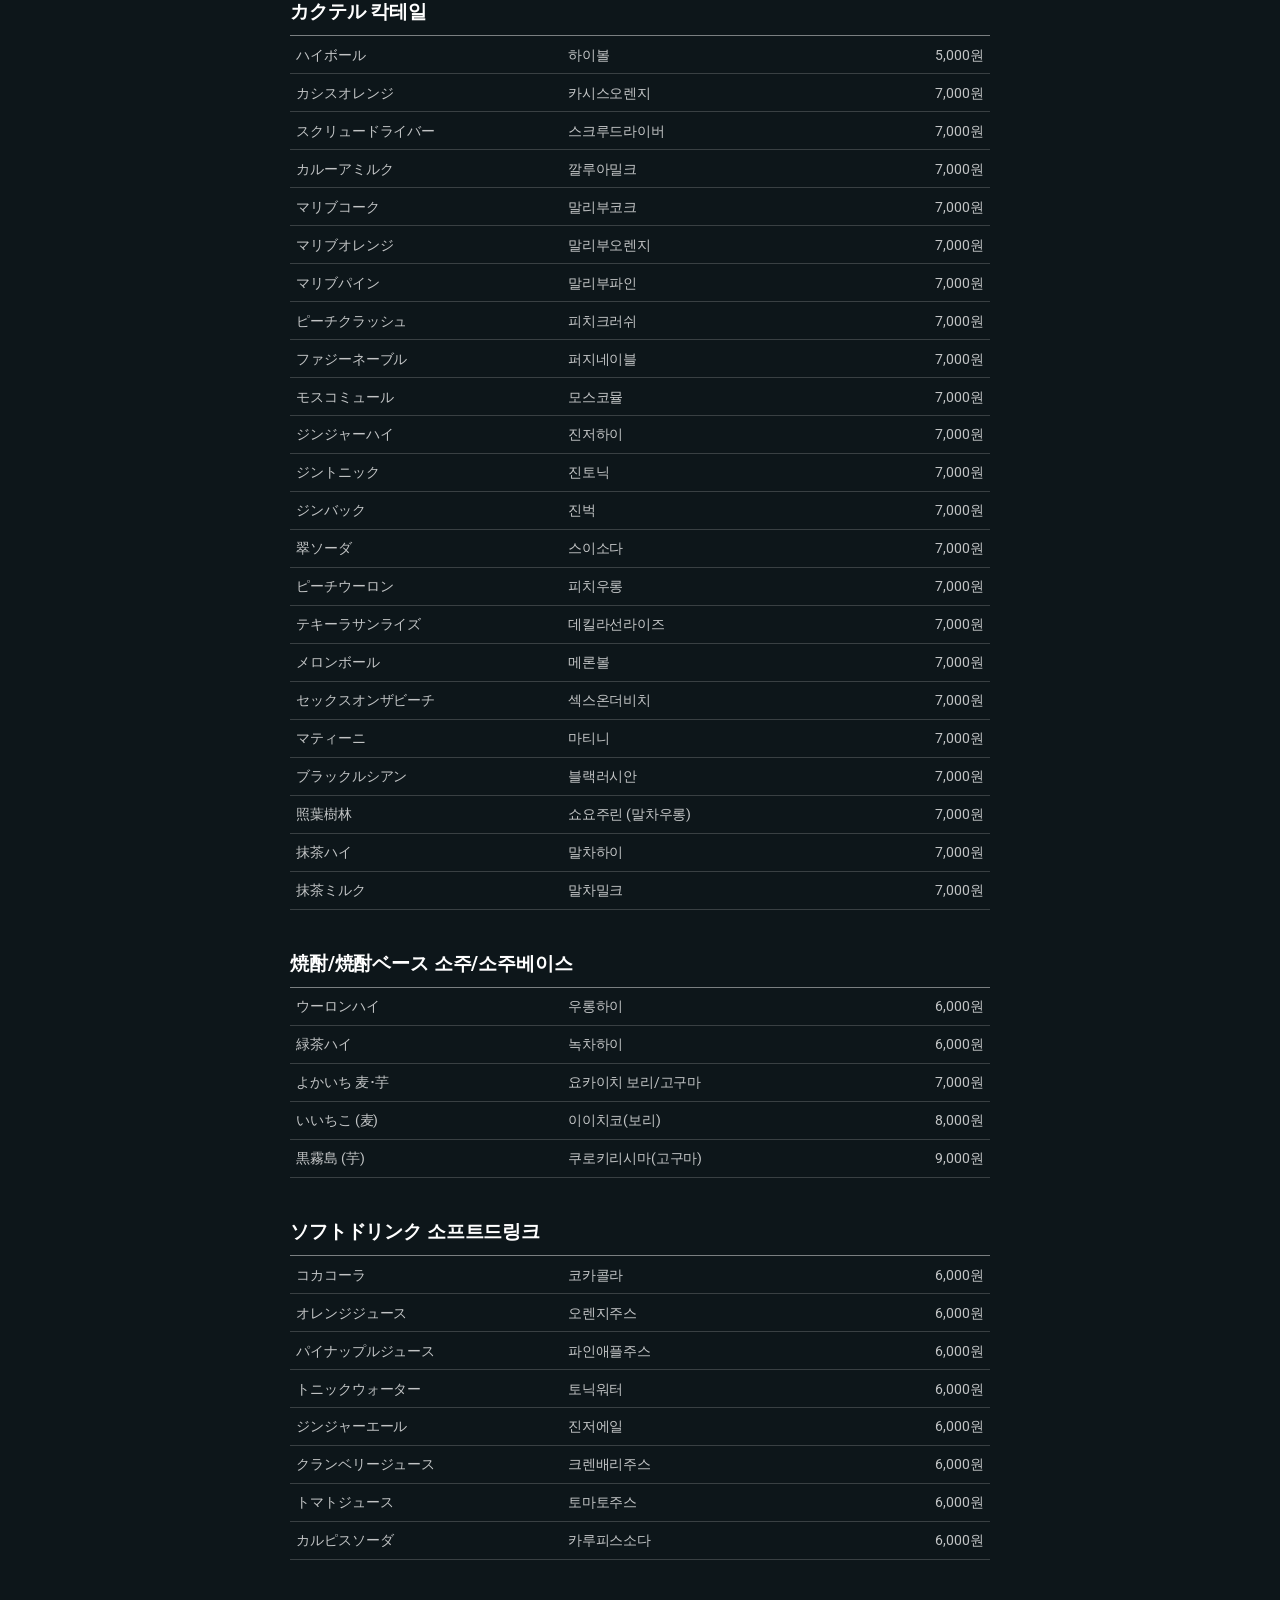
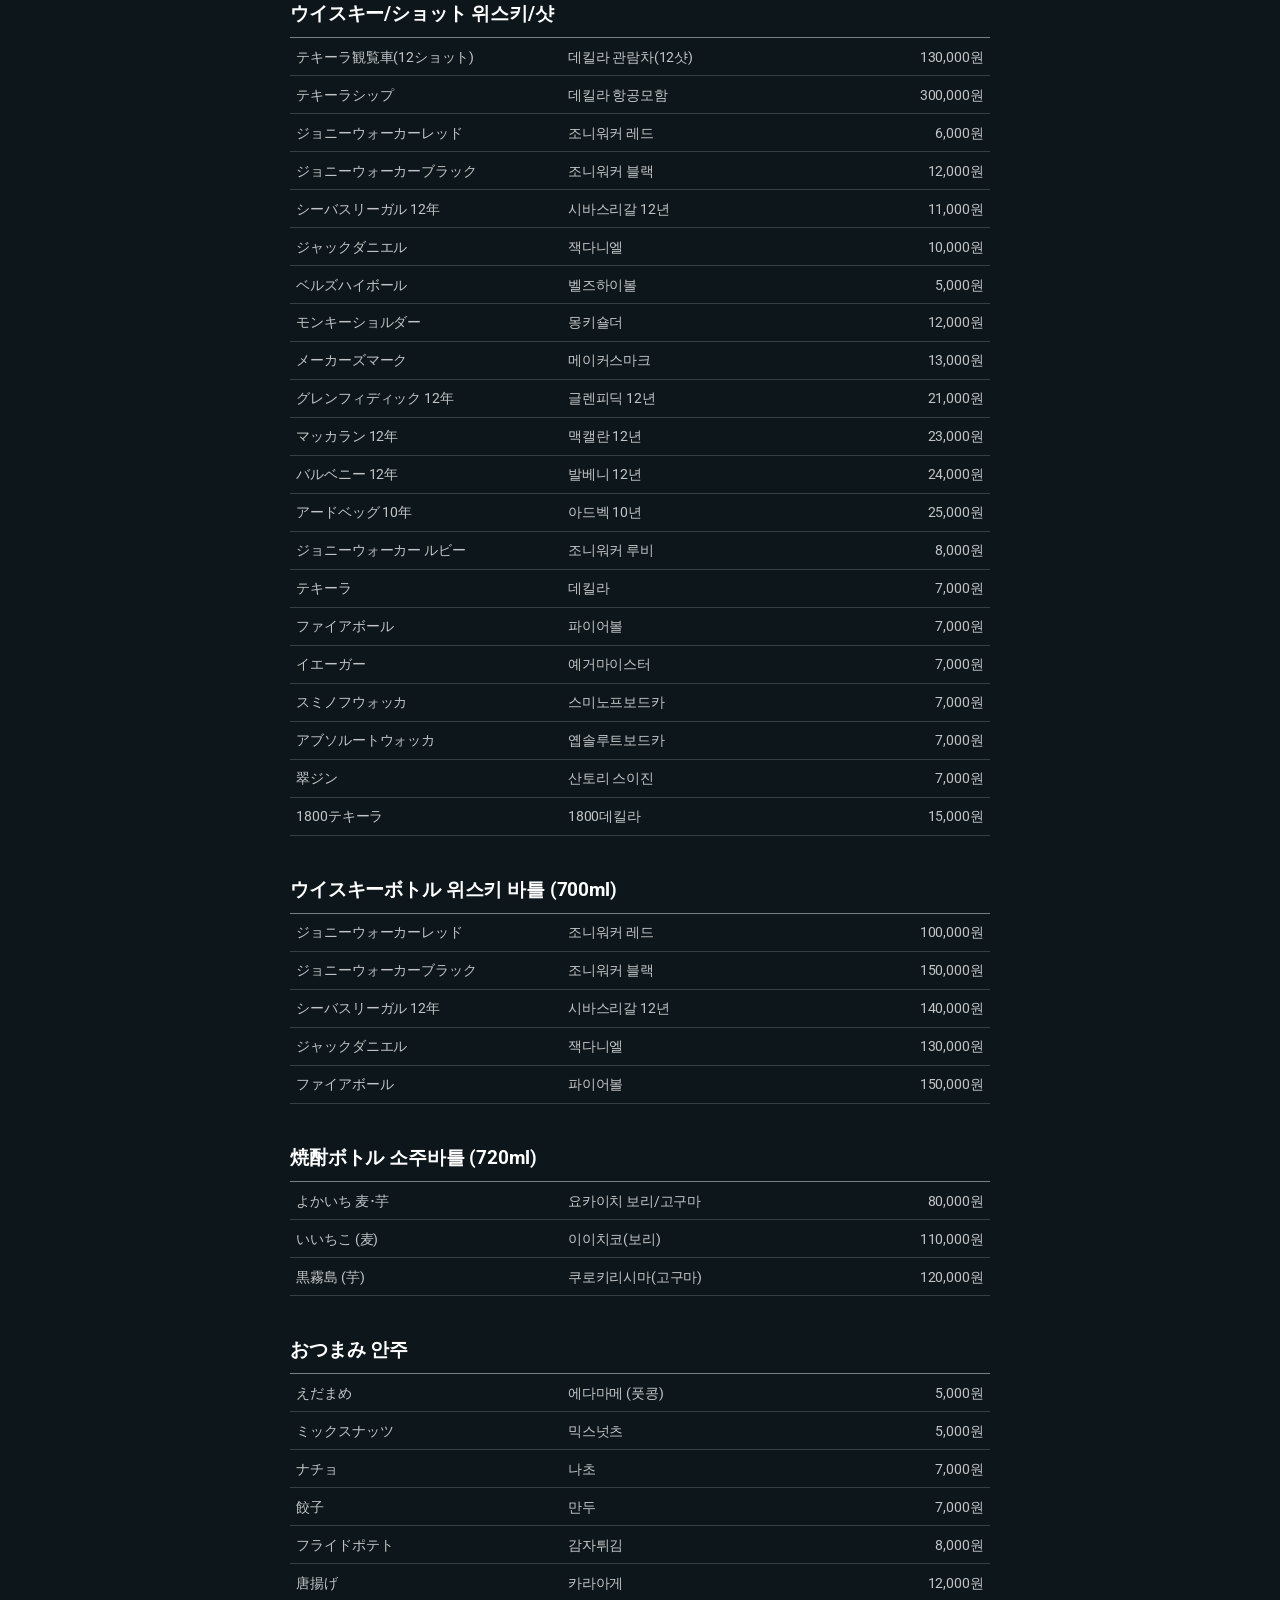
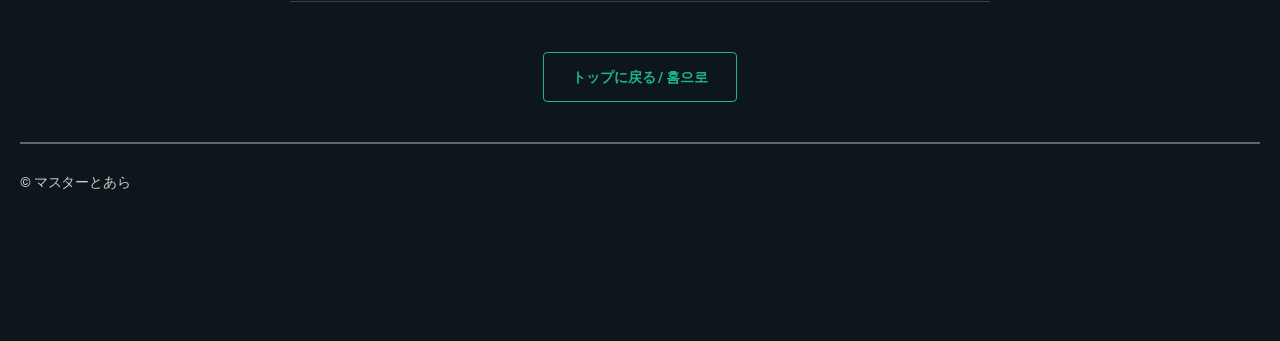
<file: menu.html>
<!DOCTYPE HTML>
<html class="menu-doc">
	<head>
		<title>MENU</title>
		<meta charset="utf-8" />
		<meta name="viewport" content="width=device-width, initial-scale=1, user-scalable=no, viewport-fit=cover" />
		<meta name="theme-color" content="#0d161a" />
		<meta name="apple-mobile-web-app-capable" content="yes" />
		<meta name="apple-mobile-web-app-status-bar-style" content="black-translucent" />
		<link rel="stylesheet" href="assets/css/menu.css" />
		<style>
			body { background-color: #0d161a; }

			/* 모바일 가독성: 일본어명/한국어명을 세로로, 가격은 오른쪽 한 줄로 (601px 이상은 기존 3열 그대로) */
			@media screen and (max-width: 600px) {
				body.menu-page .menu dl {
					display: grid;
					grid-template-columns: minmax(0, 1fr) auto;
					column-gap: 10px;
					align-items: center;
				}
				body.menu-page .menu dt {
					display: block;
					width: auto;
					grid-column: 1;
					padding: 0.1rem 0.35rem;
					word-break: keep-all;
					overflow-wrap: break-word;
				}
				body.menu-page .menu dt:first-child {
					padding-top: 0.5rem;
					padding-bottom: 0;
				}
				body.menu-page .menu dt + dt {
					padding-top: 0.1rem;
					padding-bottom: 0.5rem;
				}
				body.menu-page .menu dd,
				body.menu-page .menu dd:last-child {
					grid-column: 2;
					grid-row: 1 / span 2;
					width: auto;
					text-align: right;
					white-space: nowrap;
					padding: 0.5rem 0.35rem;
					align-self: center;
				}
				body.menu-page .menu h3 {
					font-size: 1.12em;
					line-height: 1.4;
					word-break: keep-all;
				}
			}
			/* 우상단 햄버거 메뉴: 안내사항·매장정보 사이드 드로어 */
			.menu-hdr-btn { position: absolute; top: 12px; display: inline-flex; align-items: center; justify-content: center; box-sizing: border-box; height: 42px; padding: 0 14px; font-family: inherit; font-size: 13px; font-weight: 700; line-height: 1; color: #fff; text-decoration: none; background: rgba(255,255,255,0.05); -webkit-backdrop-filter: blur(10px); backdrop-filter: blur(10px); border: 1px solid rgba(255,255,255,0.28); border-radius: 4px; cursor: pointer; -webkit-tap-highlight-color: transparent; }
			#header a.menu-hdr-btn { left: 0; }
			#info-toggle { right: 0; top: 12px; width: 42px; height: 42px; padding: 0; border-radius: 8px; font-size: 17px; }
			#info-toggle svg { display: block; }
			.menu-hdr-btn:hover { background: rgba(255,255,255,0.1); border-color: rgba(255,255,255,0.5); }

			#info-backdrop { position: fixed; top: 0; right: 0; bottom: 0; left: 0; z-index: 90; background: rgba(0,0,0,0.6); opacity: 0; pointer-events: none; transition: opacity 0.26s ease; }
			#info-backdrop.open { opacity: 1; pointer-events: auto; }

			#info-drawer { position: fixed; top: 0; right: 0; bottom: 0; z-index: 91; display: flex; flex-direction: column; box-sizing: border-box; width: 88%; max-width: 420px; background: #0d161a; border-left: 1px solid rgba(255,255,255,0.12); box-shadow: -10px 0 32px rgba(0,0,0,0.5); transform: translateX(101%); transition: transform 0.28s cubic-bezier(0.4,0,0.2,1); visibility: hidden; }
			#info-drawer.open { transform: translateX(0); visibility: visible; }
			#info-drawer .drawer-head { flex: none; display: flex; justify-content: flex-end; align-items: center; height: 46px; padding: 0 6px 0 0; }
			#info-drawer .drawer-close { display: inline-flex; align-items: center; justify-content: center; width: 44px; height: 44px; padding: 0; font-family: inherit; font-size: 25px; font-weight: 300; line-height: 1; color: rgba(255,255,255,0.55); background: transparent; border: 0; cursor: pointer; -webkit-tap-highlight-color: transparent; }
			#info-drawer .drawer-close:hover { color: #fff; }
			#info-drawer .drawer-body { flex: 1 1 auto; overflow-y: auto; -webkit-overflow-scrolling: touch; padding: 0 13px 34px; }
			body.drawer-open { overflow: hidden; }

			/* 문서 스크롤·가로 오버플로 정리 (sticky 정상 동작 + 우측 가격 잘림 방지) */
			html.menu-doc { height: auto; overflow-x: clip; }
			body.menu-page { height: auto; min-height: 100%; overflow-x: clip; }

			/* 구분선 통일: 섹션 제목 아래 1px 한 줄 + 행 구분 1px, 모두 같은 좌우 폭 */ 
			body.menu-page .menu dl { border: 0; border-bottom: 1px solid rgba(255,255,255,0.18); table-layout: fixed; }
			body.menu-page .menu h3 { border-bottom: 1px solid rgba(255,255,255,0.45); padding-bottom: 9px; margin-bottom: 0; }

			/* 출근표 박스: 은은한 유리 질감 (매일 12시 치환되는 인라인 스타일은 그대로 두고 CSS로만 적용) */
			body.menu-page main > div[style*="border-radius: 16px"] { background: rgba(255,255,255,0.03) !important; border: 1px solid rgba(255,255,255,0.25) !important; -webkit-backdrop-filter: blur(10px); backdrop-filter: blur(10px); box-shadow: inset 0 1px 0 rgba(255,255,255,0.06); }

			/* 상단 카테고리 점프 탭 */
			#cat-nav { position: sticky; top: 0; z-index: 60; margin: 0 -20px 18px; background: rgba(13,22,26,0.72); -webkit-backdrop-filter: blur(14px); backdrop-filter: blur(14px); border-bottom: 1px solid rgba(255,255,255,0.1); }
			#cat-nav .cat-nav-inner { display: flex; gap: 7px; overflow-x: auto; -webkit-overflow-scrolling: touch; scrollbar-width: none; max-width: 700px; margin: 0 auto; padding: 8px 20px; }
			#cat-nav .cat-nav-inner::-webkit-scrollbar { display: none; }
			#cat-nav .cat-chip { flex: 0 0 auto; display: inline-flex; align-items: center; height: 32px; padding: 0 13px; font-size: 12px; letter-spacing: 0.5px; line-height: 1; color: #c9d4d8; text-decoration: none; white-space: nowrap; background: rgba(255,255,255,0.05); -webkit-backdrop-filter: blur(10px); backdrop-filter: blur(10px); border: 1px solid rgba(255,255,255,0.18); border-radius: 16px; transition: color 0.15s, border-color 0.15s, background 0.15s; }
			#cat-nav .cat-chip:hover { color: #fff; border-color: rgba(255,255,255,0.4); }
			#cat-nav .cat-chip.active { color: #1cb495; border-color: rgba(28,180,149,0.75); background: rgba(28,180,149,0.12); font-weight: 600; }
			.menu[id^="cat-"] { scroll-margin-top: 58px; }

			/* 우하단 맨 위로 버튼 */
			#to-top { position: fixed; right: 16px; bottom: 20px; z-index: 70; display: flex; align-items: center; justify-content: center; width: 46px; height: 46px; padding: 0; font-family: inherit; font-size: 19px; line-height: 1; color: #1cb495; background: rgba(13,22,26,0.72); -webkit-backdrop-filter: blur(12px); backdrop-filter: blur(12px); border: 1px solid rgba(28,180,149,0.7); border-radius: 50%; box-shadow: 0 4px 16px rgba(0,0,0,0.45); cursor: pointer; opacity: 0; visibility: hidden; transform: translateY(10px); transition: opacity 0.22s ease, transform 0.22s ease, visibility 0.22s; -webkit-tap-highlight-color: transparent; }
			#to-top.show { opacity: 1; visibility: visible; transform: translateY(0); }
			#to-top:hover { background: rgba(28,180,149,0.16); }
			body.drawer-open #to-top { opacity: 0; visibility: hidden; }
		
			/* iOS 안전영역·배경 꽉 채우기 (상태바/툴바 검은 띠 제거) */
			html, body { background-color: #0d161a; min-height: 100dvh; }
			body.menu-page { padding-top: calc(20px + env(safe-area-inset-top)); padding-bottom: calc(60px + env(safe-area-inset-bottom)); }
			#cat-nav { top: env(safe-area-inset-top); }
			#to-top { bottom: calc(20px + env(safe-area-inset-bottom)); }
		</style>
		<div class="wp-block-spacer" aria-hidden="true"></div>
	</head>
	<body class="menu-page">

		
		<header id="header" style="max-width: 700px; margin: 0 auto; padding: 12px 0 8px; position: relative; text-align: center;">
			<a href="index.html" class="menu-hdr-btn" style="white-space: nowrap;">TOP</a>
			<h2 class="page-title" style="margin: 0; font-size: 1.32em; line-height: 42px; letter-spacing: 1.5px; display: inline-block;">MENU</h2>
			<button type="button" id="info-toggle" class="menu-hdr-btn" aria-label="案内事項・店舗情報" aria-controls="info-drawer" aria-expanded="false"><svg viewBox="0 0 24 24" width="23" height="23" aria-hidden="true" focusable="false"><path d="M4 6.5h16M4 12h16M4 17.5h16" stroke="currentColor" stroke-width="2.1" stroke-linecap="round" fill="none"></path></svg></button>
		</header>


		<main class="main-content">

			
			<div style="text-align: center; margin: 14px 0 18px; color: #ccc; font-size: 14px; line-height: 1.5;">
				注文が決まり次第、スタッフにお声がけください<br>
				<span style="font-size: 12px; color: #888;">주문이 결정되시면 직원에게 말씀해 주세요</span>
			</div>

			<div style="text-align: center; margin: 0 auto 30px; max-width: 500px; box-sizing: border-box; padding: 16px 20px; border: 1px solid rgba(255,255,255,0.4); border-radius: 16px;">
				<div style="color: #9aa8ae; font-size: 12px; letter-spacing: 1px; margin-bottom: 10px;">2026.11.28</div>
				<div style="margin-bottom: 16px;">
					<div style="color: #1cb495; font-size: 14px; font-weight: bold; margin-bottom: 4px;">ホンデ店 | 홍대점</div>
					<div style="font-size: 14px; color: #fff; letter-spacing: 0.5px; line-height: 1.6;">필립 / 채린 / 선아 / 원희</div>
					<div style="font-size: 13px; color: #bbb; letter-spacing: 0.5px; line-height: 1.5;">フィリップ / チェリン / ソナ / ウォニ</div>
				</div>
				<div>
					<div style="color: #1cb495; font-size: 14px; font-weight: bold; margin-bottom: 4px;">明洞店 | 명동점</div>
					<div style="font-size: 14px; color: #fff; letter-spacing: 0.5px; line-height: 1.6;">서윤 / 세이야</div>
					<div style="font-size: 13px; color: #bbb; letter-spacing: 0.5px; line-height: 1.5;">ソユン / せいや</div>
				</div>
			</div>

			<nav id="cat-nav" aria-label="カテゴリー移動 / 카테고리 이동">
				<div class="cat-nav-inner">
					<a href="#cat-champagne" class="cat-chip" data-target="cat-champagne">CHAMPAGNE</a>
					<a href="#cat-beer" class="cat-chip" data-target="cat-beer">BEER</a>
					<a href="#cat-wine" class="cat-chip" data-target="cat-wine">WINE</a>
					<a href="#cat-sour" class="cat-chip" data-target="cat-sour">SOUR</a>
					<a href="#cat-cocktail" class="cat-chip" data-target="cat-cocktail">COCKTAIL</a>
					<a href="#cat-shochu" class="cat-chip" data-target="cat-shochu">SHOCHU</a>
					<a href="#cat-soft" class="cat-chip" data-target="cat-soft">SOFT</a>
					<a href="#cat-whisky" class="cat-chip" data-target="cat-whisky">WHISKY</a>
					<a href="#cat-whisky-bottle" class="cat-chip" data-target="cat-whisky-bottle">WHISKY BOTTLE</a>
					<a href="#cat-shochu-bottle" class="cat-chip" data-target="cat-shochu-bottle">SHOCHU BOTTLE</a>
					<a href="#cat-food" class="cat-chip" data-target="cat-food">FOOD</a>
				</div>
			</nav>

			
			<div class="menu" id="cat-champagne">
				<h3>シャンパン 샴페인</h3>
				<dl>
					<dt>ボッテガ ミニ</dt>
					<dt>보테가 미니</dt>
					<dd>60,000원</dd>
				</dl>
				<dl>
					<dt>365ブリュット</dt>
					<dt>365브륏</dt>
					<dd>100,000원</dd>
				</dl>
				<dl>
					<dt>ブラン プッシー</dt>
					<dt>블랑푸시</dt>
					<dd>150,000원</dd>
				</dl>
				<dl>
					<dt>シャンドン ブリュット</dt>
					<dt>샹동 브룻</dt>
					<dd>200,000원</dd>
				</dl>
				<dl>
					<dt>ボッテガ</dt>
					<dt>보테가</dt>
					<dd>350,000원</dd>
				</dl>
				<dl>
					<dt>ボッテガ ステラ</dt>
					<dt>보테가 스텔라</dt>
					<dd>450,000원</dd>
				</dl>
			
				<dl>
					<dt>PJベルエポ</dt>
					<dt>PJ벨에포</dt>
					<dd>1,200,000원</dd>
				</dl>
				<dl>
					<dt>ドンペリニョン</dt>
					<dt>돔페리뇽</dt>
					<dd>2,000,000원</dd>
				</dl>
			</div>
							
			<div class="menu" id="cat-beer">   
				<h3 class="title">生ビール/ビールカクテル 생맥주/맥주칵테일</h3>
				<dl>
					<dt>プレミアムモルツ</dt><dt>프리미엄 몰츠</dt>
					<dd>7,000원</dd>
				</dl>
				<dl>
					<dt>レッドアイ</dt><dt>레드아이</dt>
					<dd>8,000원</dd>
				</dl>
				<dl>
					<dt>シャンディガフ</dt><dt>샹디가프</dt>
					<dd>8,000원</dd>
				</dl>
			</div>
			
			<div class="menu" id="cat-wine">
				<h3>ワイン 와인</h3>
				<dl>
					<dt>ホワイト 150ml</dt><dt>화이트 150ml</dt>
					<dd>5,000원</dd>
				</dl>
				<dl>
					<dt>レッド 150ml</dt><dt>레드 150ml</dt>
					<dd>5,000원</dd>
				</dl>
				<dl>
					<dt>ワインカクテル</dt><dt>와인칵테일</dt>
					<dd>7,000원</dd>
				</dl>
			</div>

			<div class="menu" id="cat-sour">   
				<h3>サワー 사와</h3>
				<dl>
					<dt>レモンサワー</dt><dt>레몬사와</dt>
					<dd>6,000원</dd>
				</dl>
				<dl>
					<dt>カルピスサワー</dt><dt>칼피스사와</dt>
					<dd>6,000원</dd>
				</dl>
				<dl>
					<dt>ピーチサワー</dt><dt>피치사와</dt>
					<dd>6,000원</dd>
				</dl>
				<dl>
					<dt>ブルーベリーサワー</dt><dt>블루베리사와</dt>
					<dd>6,000원</dd>
				</dl>
				<dl>
					<dt>マスカットサワー</dt><dt>청포도사와</dt>
					<dd>6,000원</dd>
				</dl>
				<dl>
					<dt>梅サワー</dt><dt>매실사와</dt>
					<dd>6,000원</dd>
				</dl>
				<dl>
					<dt>ザクロサワー</dt><dt>석류사와</dt>
					<dd>6,000원</dd>
				</dl>
			</div>				

			<div class="menu" id="cat-cocktail">   
				<h3>カクテル 칵테일</h3>
				<dl>
					<dt>ハイボール</dt><dt>하이볼</dt>
					<dd>5,000원</dd>
				</dl>
				<dl>
					<dt>カシスオレンジ</dt><dt>카시스오렌지</dt>
					<dd>7,000원</dd>
				</dl>
				<dl>
					<dt>スクリュードライバー</dt><dt>스크루드라이버</dt>
					<dd>7,000원</dd>
				</dl>
				<dl>
					<dt>カルーアミルク</dt><dt>깔루아밀크</dt>
					<dd>7,000원</dd>
				</dl>
				<dl>
					<dt>マリブコーク</dt><dt>말리부코크</dt>
					<dd>7,000원</dd>
				</dl>
				<dl>
					<dt>マリブオレンジ</dt><dt>말리부오렌지</dt>
					<dd>7,000원</dd>
				</dl>
				<dl>
					<dt>マリブパイン</dt><dt>말리부파인</dt>
					<dd>7,000원</dd>
				</dl>
				<dl>
					<dt>ピーチクラッシュ</dt><dt>피치크러쉬</dt>
					<dd>7,000원</dd>
				</dl>
				<dl>
					<dt>ファジーネーブル</dt><dt>퍼지네이블</dt>
					<dd>7,000원</dd>
				</dl>
				<dl>
					<dt>モスコミュール</dt><dt>모스코뮬</dt>
					<dd>7,000원</dd>
				</dl>
				<dl>
					<dt>ジンジャーハイ</dt><dt>진저하이</dt>
					<dd>7,000원</dd>
				</dl>
				<dl>
					<dt>ジントニック</dt><dt>진토닉</dt>
					<dd>7,000원</dd>
				</dl>
				<dl>
					<dt>ジンバック</dt><dt>진벅</dt>
					<dd>7,000원</dd>
				</dl>
				<dl>
					<dt>翠ソーダ</dt><dt>스이소다</dt>
					<dd>7,000원</dd>
				</dl>
				<dl>
					<dt>ピーチウーロン</dt><dt>피치우롱</dt>
					<dd>7,000원</dd>
				</dl>
				<dl>
					<dt>テキーラサンライズ</dt><dt>데킬라선라이즈</dt>
					<dd>7,000원</dd>
				</dl>
				<dl>
					<dt>メロンボール</dt><dt>메론볼</dt>
					<dd>7,000원</dd>
				</dl>
				<dl>
					<dt>セックスオンザビーチ</dt><dt>섹스온더비치</dt>
					<dd>7,000원</dd>
				</dl>
				<dl>
					<dt>マティーニ</dt><dt>마티니</dt>
					<dd>7,000원</dd>
				</dl>
				<dl>
					<dt>ブラックルシアン</dt><dt>블랙러시안</dt>
					<dd>7,000원</dd>
				</dl>											
				<dl>
					<dt>照葉樹林</dt><dt>쇼요주린 (말차우롱)</dt>
					<dd>7,000원</dd>
				</dl>
				<dl>
					<dt>抹茶ハイ</dt><dt>말차하이</dt>
					<dd>7,000원</dd>
				</dl>
				<dl>
					<dt>抹茶ミルク</dt><dt>말차밀크</dt>
					<dd>7,000원</dd>
				</dl>
			</div>
			
			<div class="menu" id="cat-shochu">
				<h3>焼酎/焼酎ベース 소주/소주베이스</h3>
				<dl>
					<dt>ウーロンハイ</dt><dt>우롱하이</dt>
					<dd>6,000원</dd>
				</dl>
				<dl>
					<dt>緑茶ハイ</dt><dt>녹차하이</dt>
					<dd>6,000원</dd>
				</dl>
				<dl>
					<dt>よかいち 麦･芋</dt><dt>요카이치 보리/고구마</dt>
					<dd>7,000원</dd>
				</dl>
				<dl>
					<dt>いいちこ (麦)</dt><dt>이이치코(보리)</dt>
					<dd>8,000원</dd>
				</dl>
				<dl>
					<dt>黒霧島 (芋)</dt><dt>쿠로키리시마(고구마)</dt>
					<dd>9,000원</dd>
				</dl>	
			</div>
	
			<div class="menu" id="cat-soft">   
				<h3>ソフトドリンク   소프트드링크</h3>
				<dl>
					<dt>コカコーラ</dt><dt>코카콜라</dt>
					<dd>6,000원</dd>
				</dl>
				<dl>
					<dt>オレンジジュース</dt><dt>오렌지주스</dt>
					<dd>6,000원</dd>
				</dl>
				<dl>
					<dt>パイナップルジュース</dt><dt>파인애플주스</dt>
					<dd>6,000원</dd>
				</dl>
				<dl>
					<dt>トニックウォーター</dt><dt>토닉워터</dt>
					<dd>6,000원</dd>
				</dl>
				<dl>
					<dt>ジンジャーエール</dt><dt>진저에일</dt>
					<dd>6,000원</dd>
				</dl>
				<dl>
					<dt>クランベリージュース</dt><dt>크렌배리주스</dt>
					<dd>6,000원</dd>
				</dl>
				<dl>
					<dt>トマトジュース</dt><dt>토마토주스</dt>
					<dd>6,000원</dd>
				</dl>
				<dl>
					<dt>カルピスソーダ</dt><dt>카루피스소다</dt>
					<dd>6,000원</dd>
				</dl>
			</div>
			
			<div class="menu" id="cat-whisky">
				<h3>ウイスキー/ショット 위스키/샷</h3>
				<dl>
					<dt>テキーラ観覧車(12ショット)</dt><dt>데킬라 관람차(12샷)</dt>
					<dd>130,000원</dd>
				</dl>
				<dl>
					<dt>テキーラシップ</dt><dt>데킬라 항공모함</dt>
					<dd>300,000원</dd>
				</dl>
				<dl>
					<dt>ジョニーウォーカーレッド</dt><dt>조니워커  레드</dt>
					<dd>6,000원</dd>
				</dl>
				<dl>
					<dt>ジョニーウォーカーブラック</dt><dt>조니워커 블랙</dt>
					<dd>12,000원</dd>
				</dl>
				<dl>
					<dt>シーバスリーガル 12年</dt><dt>시바스리갈 12년</dt>
					<dd>11,000원</dd>
				</dl>
				<dl>
					<dt>ジャックダニエル</dt><dt>잭다니엘</dt>
					<dd>10,000원</dd>
				</dl>
				<dl>
					<dt>ベルズハイボール</dt><dt>벨즈하이볼</dt>
					<dd>5,000원</dd>
				</dl>
				<dl>
					<dt>モンキーショルダー</dt><dt>몽키숄더</dt>
					<dd>12,000원</dd>
				</dl>
				<dl>
					<dt>メーカーズマーク</dt><dt>메이커스마크</dt>
					<dd>13,000원</dd>
				</dl>
				<dl>
					<dt>グレンフィディック 12年</dt><dt>글렌피딕 12년</dt>
					<dd>21,000원</dd>
				</dl>
				<dl>
					<dt>マッカラン 12年</dt><dt>맥캘란 12년</dt>
					<dd>23,000원</dd>
				</dl>
				<dl>
					<dt>バルベニー 12年</dt><dt>발베니 12년</dt>
					<dd>24,000원</dd>
				</dl>
				<dl>
					<dt>アードベッグ 10年</dt><dt>아드벡 10년</dt>
					<dd>25,000원</dd>
				</dl>
				<dl>
					<dt>ジョニーウォーカー ルビー</dt><dt>조니워커 루비</dt>
					<dd>8,000원</dd>
				</dl>
				<dl>
					<dt>テキーラ</dt><dt>데킬라</dt>
					<dd>7,000원</dd>
				</dl>
				<dl>
					<dt>ファイアボール</dt><dt>파이어볼</dt>
					<dd>7,000원</dd>
				</dl>
				<dl>
					<dt>イエーガー</dt><dt>예거마이스터</dt>
					<dd>7,000원</dd>
				</dl>
				<dl>
					<dt>スミノフウォッカ</dt><dt>스미노프보드카</dt>
					<dd>7,000원</dd>
				</dl>
				<dl>
					<dt>アブソルートウォッカ</dt><dt>옙솔루트보드카</dt>
					<dd>7,000원</dd>
				</dl>
				<dl>
					<dt>翠ジン</dt><dt>산토리 스이진</dt>
					<dd>7,000원</dd>
				</dl>
				<dl>
					<dt>1800テキーラ</dt><dt>1800데킬라</dt>
					<dd>15,000원</dd>
				</dl>
			</div>

			<div class="menu" id="cat-whisky-bottle">   
				<h3>ウイスキーボトル 위스키 바틀 (700ml)</h3>
				<dl>
					<dt>ジョニーウォーカーレッド</dt><dt>조니워커  레드</dt>
					<dd>100,000원</dd>
				</dl>
				<dl>
					<dt>ジョニーウォーカーブラック</dt><dt>조니워커  블랙</dt>
					<dd>150,000원</dd>
				</dl>
				<dl>
					<dt>シーバスリーガル 12年</dt><dt>시바스리갈 12년</dt>
					<dd>140,000원</dd>
				</dl>
				<dl>
					<dt>ジャックダニエル</dt><dt>잭다니엘</dt>
					<dd>130,000원</dd>
				</dl>
				<dl>
					<dt>ファイアボール</dt><dt>파이어볼</dt>
					<dd>150,000원</dd>
				</dl>
			</div>
		
			<div class="menu" id="cat-shochu-bottle">
				<h3>焼酎ボトル 소주바틀 (720ml)</h3>
				<dl>
					<dt>よかいち 麦･芋</dt><dt>요카이치 보리/고구마</dt>
					<dd>80,000원</dd>
				</dl>
				<dl>
					<dt>いいちこ (麦)</dt><dt>이이치코(보리)</dt>
					<dd>110,000원</dd>
				</dl>
				<dl>
					<dt>黒霧島 (芋)</dt><dt>쿠로키리시마(고구마)</dt>
					<dd>120,000원</dd>
				</dl>		
			</div>
			
			<div class="menu" id="cat-food">
				<h3>おつまみ 안주</h3>
				<dl>
					<dt>えだまめ</dt>
					<dt>에다마메 (풋콩)</dt>
					<dd>5,000원</dd>
				</dl>
				<dl>
					<dt>ミックスナッツ</dt>
					<dt>믹스넛츠</dt>
					<dd>5,000원</dd>
				</dl>
				<dl>
					<dt>ナチョ</dt>
					<dt>나초</dt>
					<dd>7,000원</dd>
				</dl>
				<dl>
					<dt>餃子</dt>
					<dt>만두</dt>
					<dd>7,000원</dd>
				</dl>
				<dl>
					<dt>フライドポテト</dt>
					<dt>감자튀김</dt>
					<dd>8,000원</dd>
				</dl>
				<dl>
					<dt>唐揚げ</dt>
					<dt>카라아게</dt>
					<dd>12,000원</dd>
				</dl>
			</div>

			<div class="menu" style="text-align: center; margin-top: 30px;">
				<a href="index.html" class="button" style="display: inline-block; padding: 12px 28px; border: 1px solid #1cb495; color: #1cb495; text-decoration: none; border-radius: 4px; font-weight: bold;">トップに戻る / 홈으로</a>
			</div>
		</main>


		<footer id="footer" style="padding-bottom: 60px;">
			<div>
				
				<hr>
				<p class="info">© マスターとあら</p>
			</div>
		</footer>

		<!-- 우상단 햄버거 메뉴: 안내사항·매장정보 드로어 -->
		<div id="info-backdrop" aria-hidden="true"></div>
		<aside id="info-drawer" aria-label="案内事項・店舗情報" aria-hidden="true">
			<div class="drawer-head">
				<button type="button" id="info-close" class="drawer-close" aria-label="閉じる">&times;</button>
			</div>
			<div class="drawer-body">
	<!-- Stylish Notice Card -->
				<div class="menu-notice-card" style="background: rgba(255, 255, 255, 0.02); border: 1px solid rgba(255, 255, 255, 0.08); border-radius: 8px; padding: 22px 20px; margin: 4px auto 20px; max-width: 700px;">
					<div style="font-size: 13px; font-weight: bold; letter-spacing: 1px; color: #1cb495; margin-bottom: 12px; text-transform: uppercase;">
						案内事項 <span style="color: rgba(255,255,255,0.4); font-weight: normal; margin-left: 6px;">안내사항</span>
					</div>
					<div style="font-size: 13px; line-height: 1.7; color: rgba(255, 255, 255, 0.85); margin-bottom: 14px;">
						<p style="margin: 0 0 6px; padding-left: 14px; position: relative;">
							<span style="position: absolute; left: 0; color: #1cb495;">•</span>
							他のお客様のスペース確保にご協力をお願いいたします。
						</p>
						<p style="margin: 0; padding-left: 14px; position: relative;">
							<span style="position: absolute; left: 0; color: #1cb495;">•</span>
							他のお客様に不快感を与えたり、案内事項に従っていただけない場合、スタッフの判断で退店および出入り禁止の処置を取らせていただきます。
						</p>
					</div>
					<div style="border-top: 1px solid rgba(255, 255, 255, 0.06); padding-top: 12px; font-size: 12px; line-height: 1.6; color: rgba(255, 255, 255, 0.55);">
						<p style="margin: 0 0 4px; padding-left: 14px; position: relative;">
							<span style="position: absolute; left: 0; color: rgba(255,255,255,0.4);">•</span>
							다른 손님의 공간 확보를 위해 적극적으로 협조해주셔야 합니다.
						</p>
						<p style="margin: 0; padding-left: 14px; position: relative;">
							<span style="position: absolute; left: 0; color: rgba(255,255,255,0.4);">•</span>
							다른 손님께 불쾌감을 조성하는 경우와 안내사항에 따르지 않는 경우, 직원의 판단에 의해 퇴장 및 입장금지 처분을 받을 수 있습니다.
						</p>
					</div>
				</div>

				<!-- Stylish Store Info Cards -->
				<div class="menu-store-card" style="background: rgba(255, 255, 255, 0.02); border: 1px solid rgba(255, 255, 255, 0.08); border-radius: 8px; padding: 22px 20px; margin: 0 auto 16px; max-width: 700px;">
					<div style="margin-bottom: 8px; border-bottom: 1px solid rgba(255, 255, 255, 0.06); padding-bottom: 10px;">
						<h4 style="margin: 0 0 6px; font-size: 1.05rem; font-weight: bold; letter-spacing: 1px; color: #fff;">MANKIN HONGDAE</h4>
						<div style="font-size: 12px; color: #1cb495; font-weight: 500;">OPEN 18:00 - 03:00 / 年中無休</div>
					</div>
					<p style="font-size: 12px; color: rgba(255, 255, 255, 0.6); margin: 0 0 12px; line-height: 1.5;">
						日本語、韓国語、ハンボノで楽しめるジャパニーズバー<br>
						<span style="color: rgba(255, 255, 255, 0.4);">한국어, 일본어, 한본어 가능한 재페니즈 펍</span>
					</p>
					<div style="font-size: 13px; color: rgba(255, 255, 255, 0.8); line-height: 1.8;">
						<div style="display: flex; gap: 8px; align-items: center; margin-bottom: 2px;">
							<span style="font-size: 11px; color: #888; width: 68px; text-transform: uppercase;">Address</span>
							<span>서울 마포구 상수동 310-19 2층</span>
						</div>
						<div style="display: flex; gap: 8px; align-items: center; margin-bottom: 2px;">
							<span style="font-size: 11px; color: #888; width: 68px; text-transform: uppercase;">Instagram</span>
							<a href="https://www.instagram.com/mankin_jpkr" target="_blank" style="color: #1cb495; text-decoration: none; font-weight: 500;">@mankin_jpkr ↗</a>
						</div>
						<div style="display: flex; gap: 8px; align-items: center;">
							<span style="font-size: 11px; color: #888; width: 68px; text-transform: uppercase;">Wi-Fi</span>
							<span style="font-family: monospace; color: #ddd; background: rgba(255,255,255,0.06); padding: 2px 8px; border-radius: 4px; font-size: 12px;">mankin1234</span>
						</div>
					</div>
				</div>

				<div class="menu-store-card" style="background: rgba(255, 255, 255, 0.02); border: 1px solid rgba(255, 255, 255, 0.08); border-radius: 8px; padding: 22px 20px; margin: 0 auto 24px; max-width: 700px;">
					<div style="margin-bottom: 8px; border-bottom: 1px solid rgba(255, 255, 255, 0.06); padding-bottom: 10px;">
						<h4 style="margin: 0 0 6px; font-size: 1.05rem; font-weight: bold; letter-spacing: 1px; color: #fff;">MANKIN MYEONGDONG</h4>
						<div style="font-size: 12px; color: #1cb495; font-weight: 500;">OPEN 18:00 - 03:00 / 年中無休</div>
					</div>
					<p style="font-size: 12px; color: rgba(255, 255, 255, 0.6); margin: 0 0 12px; line-height: 1.5;">
						プライベートVIPルーム完備のジャパニーズバー<br>
						<span style="color: rgba(255, 255, 255, 0.4);">프라이빗 VIP룸 완비 재페니즈 바</span>
					</p>
					<div style="font-size: 13px; color: rgba(255, 255, 255, 0.8); line-height: 1.8;">
						<div style="display: flex; gap: 8px; align-items: center; margin-bottom: 2px;">
							<span style="font-size: 11px; color: #888; width: 68px; text-transform: uppercase;">Address</span>
							<span>서울 중구 저동2가 48-25 4,5층</span>
						</div>
						<div style="display: flex; gap: 8px; align-items: center; margin-bottom: 2px;">
							<span style="font-size: 11px; color: #888; width: 68px; text-transform: uppercase;">Instagram</span>
							<a href="https://www.instagram.com/mankin2_jpkr" target="_blank" style="color: #1cb495; text-decoration: none; font-weight: 500;">@mankin2_jpkr ↗</a>
						</div>
						<div style="display: flex; gap: 8px; align-items: center;">
							<span style="font-size: 11px; color: #888; width: 68px; text-transform: uppercase;">Wi-Fi</span>
							<span style="font-family: monospace; color: #ddd; background: rgba(255,255,255,0.06); padding: 2px 8px; border-radius: 4px; font-size: 12px;">mankin1234</span>
						</div>
					</div>
				</div>
			</div>
		</aside>

		<script>
		(function () {
			var drawer = document.getElementById('info-drawer'),
				backdrop = document.getElementById('info-backdrop'),
				toggleBtn = document.getElementById('info-toggle'),
				closeBtn = document.getElementById('info-close');
			function openDrawer() {
				drawer.classList.add('open');
				backdrop.classList.add('open');
				document.body.classList.add('drawer-open');
				toggleBtn.setAttribute('aria-expanded', 'true');
				drawer.setAttribute('aria-hidden', 'false');
			}
			function closeDrawer() {
				drawer.classList.remove('open');
				backdrop.classList.remove('open');
				document.body.classList.remove('drawer-open');
				toggleBtn.setAttribute('aria-expanded', 'false');
				drawer.setAttribute('aria-hidden', 'true');
			}
			toggleBtn.addEventListener('click', function (e) {
				e.preventDefault();
				if (drawer.classList.contains('open')) { closeDrawer(); } else { openDrawer(); }
			});
			closeBtn.addEventListener('click', closeDrawer);
			backdrop.addEventListener('click', closeDrawer);
			document.addEventListener('keydown', function (e) {
				if (e.key === 'Escape' || e.key === 'Esc') { closeDrawer(); }
			});
		})();
		</script>

		<!-- 우하단 맨 위로 버튼 -->
		<button type="button" id="to-top" aria-label="ページ上部へ / 맨 위로">↑</button>

		<script src="assets/js/main.js"></script>

		<script>
		(function () {
			var nav = document.getElementById('cat-nav'),
				toTop = document.getElementById('to-top'),
				inner = nav ? nav.querySelector('.cat-nav-inner') : null,
				chips = nav ? Array.prototype.slice.call(nav.querySelectorAll('.cat-chip')) : [],
				current = -1;

			function scrollY() {
				return Math.max(window.pageYOffset || 0, document.documentElement.scrollTop || 0, document.body.scrollTop || 0);
			}
			function maxScroll() {
				return Math.max(document.documentElement.scrollHeight || 0, document.body.scrollHeight || 0) - window.innerHeight;
			}
			function navH() { return nav ? nav.getBoundingClientRect().height : 0; }

			/* window.scrollTo가 먹지 않는 스크롤 구조(html/body height:100%)에서도 동작하도록 매 프레임 세 곳에 동시 적용 */
			function smoothTo(target) {
				var start = scrollY(), max = Math.max(0, maxScroll()),
					dest = Math.min(Math.max(0, target), max),
					dist = dest - start, t0 = 0, dur = 420;
				if (Math.abs(dist) < 2) { return; }
				function step(t) {
					if (!t0) { t0 = t; }
					var k = Math.min(1, (t - t0) / dur), e = 1 - Math.pow(1 - k, 3), y = start + dist * e;
					window.scrollTo(0, y);
					document.documentElement.scrollTop = y;
					document.body.scrollTop = y;
					if (k < 1) { window.requestAnimationFrame(step); }
				}
				window.requestAnimationFrame(step);
			}

			function setActive(i, center) {
				if (i === current && !center) { return; }
				current = i;
				chips.forEach(function (c, j) { c.classList.toggle('active', j === i); });
				var active = chips[i];
				if (active && inner) {
					var cr = active.getBoundingClientRect(), ir = inner.getBoundingClientRect();
					var delta = (cr.left - ir.left) - (inner.clientWidth - active.offsetWidth) / 2;
					if (Math.abs(delta) > 4) { inner.scrollTo({ left: inner.scrollLeft + delta, behavior: 'smooth' }); }
				}
			}

			function spy() {
				var y = navH() + 26, idx = 0;
				for (var i = 0; i < chips.length; i++) {
					var t = document.getElementById(chips[i].getAttribute('data-target'));
					if (t && t.getBoundingClientRect().top <= y) { idx = i; }
				}
				if (scrollY() >= maxScroll() - 6) { idx = chips.length - 1; }
				setActive(idx);
			}

			var ticking = false;
			function onScroll() {
				if (toTop) { toTop.classList.toggle('show', scrollY() > 300); }
				if (ticking) { return; }
				ticking = true;
				window.requestAnimationFrame(function () { ticking = false; spy(); });
			}

			chips.forEach(function (chip, i) {
				chip.addEventListener('click', function (e) {
					e.preventDefault();
					var t = document.getElementById(chip.getAttribute('data-target'));
					if (!t) { return; }
					var top = t.getBoundingClientRect().top + scrollY() - navH() - 10;
					smoothTo(top);
					setActive(i, true);
					if (window.history && history.replaceState) { history.replaceState(null, '', '#' + t.id); }
				});
			});

			if (toTop) {
				toTop.addEventListener('click', function () { smoothTo(0); });
			}

			['scroll', 'wheel', 'touchmove'].forEach(function (ev) {
				window.addEventListener(ev, onScroll, { passive: true });
				document.addEventListener(ev, onScroll, { passive: true });
				if (document.body) { document.body.addEventListener(ev, onScroll, { passive: true }); }
			});
			window.addEventListener('resize', spy);
			spy();
			onScroll();
		})();
		</script>

	</body>
</html>
</file>
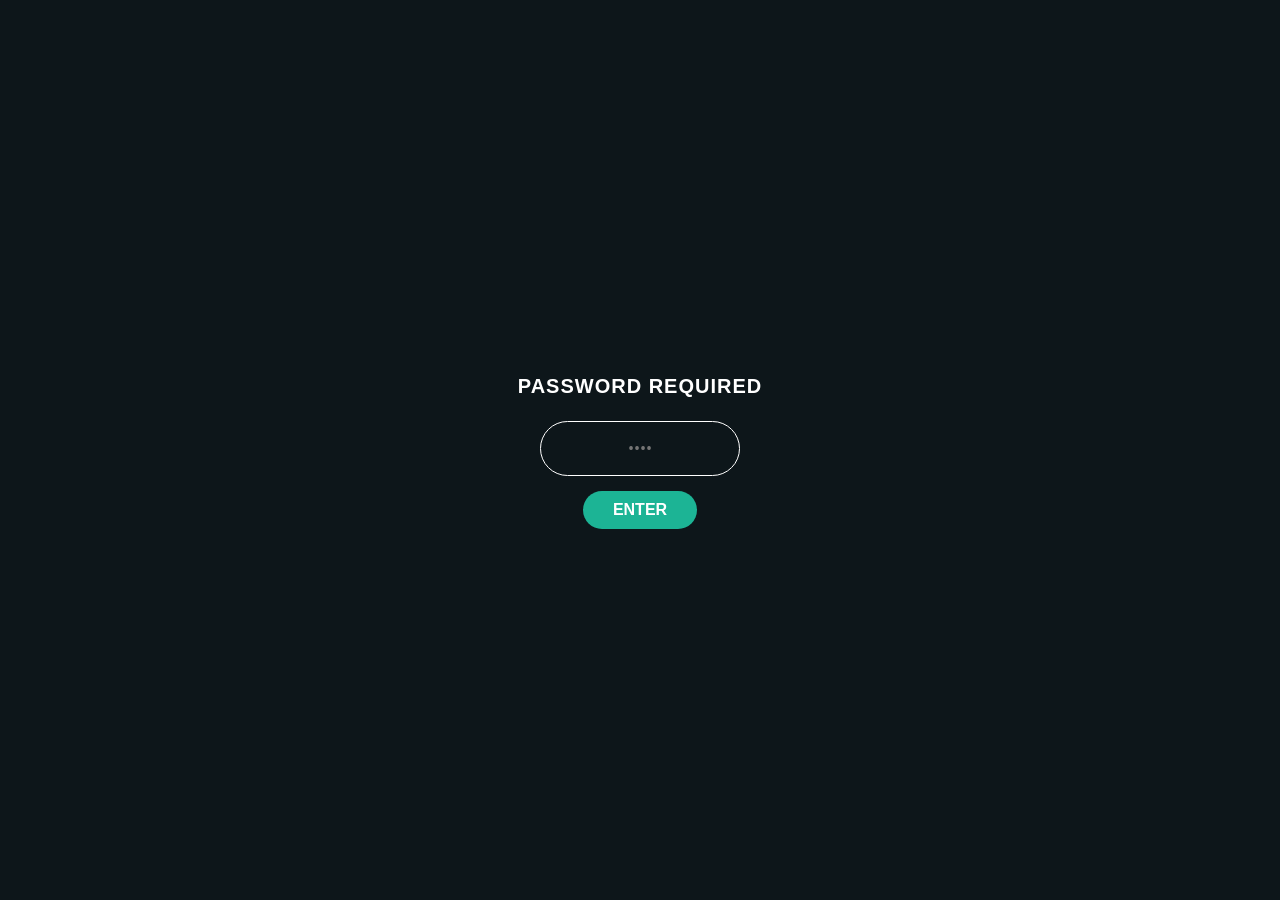
<file: recipe.html>
<!DOCTYPE HTML>
<html>
	<head>
		<title>RECIPE</title>
		<meta charset="utf-8" />
		<meta name="viewport" content="width=device-width, initial-scale=1, user-scalable=no, viewport-fit=cover" />
		<meta name="theme-color" content="#0d161a" />
		<meta name="apple-mobile-web-app-capable" content="yes" />
		<meta name="apple-mobile-web-app-status-bar-style" content="black-translucent" />
		<link rel="stylesheet" href="assets/css/menu.css" />
		<style>
			body {
				background-color: #0d161a;
				background-image: none;
			}
			#password-screen {
				position: fixed;
				top: 0; left: 0; width: 100%; height: 100%;
				background-color: #0d161a;
				z-index: 9999;
				display: flex;
				flex-direction: column;
				justify-content: center;
				align-items: center;
				color: white;
				font-family: sans-serif;
			}
			#password-screen h2 {
				margin-bottom: 20px;
				font-size: 20px;
				letter-spacing: 1px;
			}
			#password-screen input {
				background: transparent;
				border: 1px solid #ffffff;
				border-radius: 30px;
				padding: 12px 20px;
				color: white;
				font-size: 18px;
				text-align: center;
				width: 200px;
				outline: none;
				margin-bottom: 15px;
			}
			#password-screen button {
				background-color: #1cb495;
				color: white;
				border: none;
				padding: 10px 30px;
				font-weight: bold;
				border-radius: 30px;
				cursor: pointer;
				font-size: 16px;
			}
			#recipe-content {
				display: none;
			}
			.recipe-controls {
				margin: 20px auto;
				max-width: 100%;
				text-align: center;
			}
			.lang-buttons button {
				background-color: #263c3d;
				color: white;
				border: none;
				padding: 8px 16px;
				margin: 5px;
				cursor: pointer;
				font-weight: bold;
				border-radius: 4px;
				transition: 0.2s;
			}
			.lang-buttons button.active {
				background-color: #1cb495;
			}
			.search-bar input {
				width: 90%;
				max-width: 400px;
				padding: 12px 20px;
				margin-top: 15px;
				background-color: #0d161a;
				border: 1px solid #ffffff;
				border-radius: 30px;
				color: #ffffff;
				font-size: 16px;
				outline: none;
				box-sizing: border-box;
			}
			.search-bar input::placeholder {
				color: #aaaaaa;
			}
			.recipe-item {
				padding: 10px 0 !important;
				border-bottom: 1px solid #333333 !important;
			}
			.recipe-item dl {
				display: flex !important;
				justify-content: space-between !important;
				align-items: flex-start !important;
				width: 100% !important;
				margin: 0 !important;
				padding: 0 !important;
				background: none !important;
				border: none !important;
			}
			.recipe-item dt {
				width: 35% !important;
				text-align: left !important;
				padding: 0 !important;
				margin: 0 !important;
				font-weight: bold !important;
				color: #ffffff !important;
			}
			.recipe-item dd {
				width: 65% !important;
				text-align: right !important;
				padding: 0 !important;
				margin: 0 !important;
				color: #ffffff !important;
				line-height: 1.4 !important;
			}
			.lang-ja, .lang-ko { display: block; }
			.recipe-detail {
				font-size: 0.85em;
				color: #ffffff !important;
				margin-top: 8px;
				padding-bottom: 0px;
				line-height: 1.5;
				text-align: left;
			}
			.recipe-detail span { display: block; }
			.recipe-item dl::after, .recipe-item dl::before { display: none !important; }
		
			/* iOS 안전영역·배경 꽉 채우기 (상태바/툴바 검은 띠 제거) */
			html, body { background-color: #0d161a; min-height: 100dvh; }
			body { padding-top: calc(20px + env(safe-area-inset-top)); padding-bottom: calc(20px + env(safe-area-inset-bottom)); }
		</style>
	</head>
	<body>

		<div id="password-screen">
			<h2>PASSWORD REQUIRED</h2>
			<input type="password" id="passInput" placeholder="••••">
			<button onclick="checkPassword()">ENTER</button>
		</div>

		<div id="recipe-content">
			<header id="header" style="max-width: 700px; margin: 0 auto; padding: 12px 0 8px; position: relative; text-align: center;">
				<a href="/admin" style="position: absolute; left: 0; top: 12px; display: inline-flex; align-items: center; justify-content: center; box-sizing: border-box; height: 42px; padding: 0 14px; font-size: 13px; font-weight: 700; line-height: 1; background: rgba(255,255,255,0.05); -webkit-backdrop-filter: blur(10px); backdrop-filter: blur(10px); border: 1px solid rgba(255,255,255,0.28); border-radius: 4px; color: #fff; text-decoration: none; white-space: nowrap;">TOP</a>
				<h2 class="page-title" style="margin: 0; font-size: 1.32em; line-height: 42px; letter-spacing: 1.5px; display: inline-block;">RECIPE</h2>
			</header>

			<div class="recipe-controls">
				<div class="lang-buttons">
					<button onclick="switchLanguage('ja')" id="btn-ja" class="active">日本語</button>
					<button onclick="switchLanguage('ko')" id="btn-ko">한국어</button>
				</div>
				<div class="search-bar">
					<input type="text" id="recipeSearch" onkeyup="filterRecipes()" placeholder="レシピを検索...">
				</div>
			</div>

			<div class="menu recipe-section">
				<h3>ワインカクテル 와인 칵테일</h3>
				<div class="recipe-item" data-keywords-ja="ワインカクテル わいん 赤 白 トニックウォーター" data-keywords-ko="와인 칵테일 레드 화이트 토닉워터">
					<dl>
						<dt class="lang-ja">ワインカクテル</dt>
						<dt class="lang-ko">와인 칵테일</dt>
						<dd class="lang-ja">ワイン（赤/白） 45ml + トニック</dd>
						<dd class="lang-ko">와인(레드/화이트) 45ml + 토닉워터</dd>
					</dl>
				</div>
			</div>

			<div class="menu recipe-section">
				<h3>サワー 사와</h3>
				<div class="recipe-item" data-keywords-ja="レモンサワー れもん 原液 炭酸水 レモンスライス" data-keywords-ko="레몬사워 원액 탄산수 레몬 슬라이스">
					<dl>
						<dt class="lang-ja">レモンサワー</dt>
						<dt class="lang-ko">레몬사워</dt>
						<dd class="lang-ja">原液 75ml + 炭酸水 + レモン</dd>
						<dd class="lang-ko">원액 75ml + 탄산수 + 레몬 슬라이스</dd>
					</dl>
				</div>
				<div class="recipe-item" data-keywords-ja="カルピスサワー かるぴす 原液 炭酸水 焼酎" data-keywords-ko="칼피스사워 원액 탄산수 소주">
					<dl>
						<dt class="lang-ja">カルピスサワー</dt>
						<dt class="lang-ko">칼피스사워</dt>
						<dd class="lang-ja">原液 35ml + 炭酸水 + 焼酎 45ml</dd>
						<dd class="lang-ko">원액 35ml + 탄산수 + 소주 45ml</dd>
					</dl>
				</div>
				<div class="recipe-item" data-keywords-ja="その他のサワー ぎた シロップ レモン汁 炭酸水 焼酎" data-keywords-ko="기타 사워 시럽 레몬즙 탄산수 소주">
					<dl>
						<dt class="lang-ja">その他のサワー</dt>
						<dt class="lang-ko">기타 사워</dt>
						<dd class="lang-ja">シロップ 40ml + レモン果汁 10ml + 炭酸 + 焼酎45ml</dd>
						<dd class="lang-ko">시럽 40ml + 레몬즙 10ml + 탄산수 + 소주 45ml</dd>
					</dl>
				</div>
			</div>

			<div class="menu recipe-section">
				<h3>カクテル 칵테일</h3>
				<div class="recipe-item" data-keywords-ja="ハイボール はいぼーる 炭酸水 レモンスライス 濃いめ" data-keywords-ko="하이볼 벨즈 탄산수 레몬 슬라이스 진하게">
					<dl>
						<dt class="lang-ja">ハイボール</dt><dt class="lang-ko">하이볼</dt>
						<dd class="lang-ja">ハウスウイスキー 35ml + 炭酸 + レモン（濃いめ: 45ml）</dd>
						<dd class="lang-ko">하우스 위스키 35ml + 탄산수 + 레몬 슬라이스 (진하게: 45ml)</dd>
					</dl>
				</div>
				<div class="recipe-item" data-keywords-ja="ジンジャーハイ じんじゃー ジンジャーエール" data-keywords-ko="진저하이 벨즈 진저에일">
					<dl>
						<dt class="lang-ja">ジンジャーハイ</dt><dt class="lang-ko">진저하이</dt>
						<dd class="lang-ja">ハウスウイスキー 35ml + ジンジャーエール</dd>
						<dd class="lang-ko">하우스 위스키 35ml + 진저에일</dd>
					</dl>
				</div>
				<div class="recipe-item" data-keywords-ja="잭콕 잭 콕 락잔 ロックグラス ジャックダニエル コーラ" data-keywords-ko="잭 콕 락잔 잭다니엘 콜라">
					<dl>
						<dt class="lang-ja">ジャックコーク (ロックグラス)</dt><dt class="lang-ko">잭콕 (락잔)</dt>
						<dd class="lang-ja">ジャックダニエル 30ml + コーラ</dd>
						<dd class="lang-ko">잭다니엘 30ml + 콜라</dd>
					</dl>
				</div>
				<div class="recipe-item" data-keywords-ja="スクリュードライバー すくりゅー ウォッカ オレンジジュース" data-keywords-ko="스크류드라이버 보드카 오렌지 주스">
					<dl>
						<dt class="lang-ja">スクリュードライバー</dt><dt class="lang-ko">스크류드라이버</dt>
						<dd class="lang-ja">ウォッカ 30ml + オレンジジュース</dd>
						<dd class="lang-ko">보드카 30ml + 오렌지 주스</dd>
					</dl>
				</div>
				<div class="recipe-item" data-keywords-ja="モスコミュール もすこ ウォッカ ライムジュース ジンジャーエール" data-keywords-ko="모스코 뮬 보드카 라임주스 진저에일">
					<dl>
						<dt class="lang-ja">モスコミュール</dt><dt class="lang-ko">모스코 뮬</dt>
						<dd class="lang-ja">ウォッカ 30ml + ライム 15ml + ジンジャーエール</dd>
						<dd class="lang-ko">보드카 30ml + 라임주스 15ml + 진저에일</dd>
					</dl>
				</div>
				<div class="recipe-item" data-keywords-ja="블랙루시안 ブラックル시안 ぶらっく 락잔 ロックグラス ウォッカ カルーア" data-keywords-ko="블랙 루시안 락잔 보드카 깔루아">
					<dl>
						<dt class="lang-ja">ブラックルシアン (ロックグラス)</dt><dt class="lang-ko">블랙 루시안 (락잔)</dt>
						<dd class="lang-ja">ウォッカ 40ml + カルーア 20ml</dd>
						<dd class="lang-ko">보드카 40ml + 깔루아 20ml</dd>
					</dl>
				</div>
				<div class="recipe-item" data-keywords-ja="メロンボール めろん ミドリ ウォッカ オレンジジュース" data-keywords-ko="멜론볼 미도리 보드카 오렌지 주스">
					<dl>
						<dt class="lang-ja">メロンボール</dt><dt class="lang-ko">멜론볼</dt>
						<dd class="lang-ja">ミドリ 40ml + ウォッカ 20ml + オレンジ</dd>
						<dd class="lang-ko">미도리 40ml + 보드카 20ml + 오렌지 주스</dd>
					</dl>
				</div>
				<div class="recipe-item" data-keywords-ja="セックスオンザビーチ せっくす ピーチツリー ウォッカ グレナデンシロップ オレンジジュース" data-keywords-ko="섹스 온 더 비치 피치트리 보드카 그레나딘 시럽 오렌지 주스">
					<dl>
						<dt class="lang-ja">セックス・オン・ザ・ビーチ</dt><dt class="lang-ko">섹스 온 더 비치</dt>
						<dd class="lang-ja">ピーチツリー 25 + ウォッカ 35 + グレナデン 10 + オレンジジュース</dd>
						<dd class="lang-ko">피치트리 25ml + 보드카 35ml + 그레나딘 10ml + 오렌지 주스</dd>
					</dl>
				</div>
				<div class="recipe-item" data-keywords-ja="ジントニック じんとにっく ジン ライム汁 トニックウォーター" data-keywords-ko="진토닉 진 라임즙 토닉워터">
					<dl>
						<dt class="lang-ja">ジントニック</dt><dt class="lang-ko">진토닉</dt>
						<dd class="lang-ja">ジン 30ml + ライム 15ml + トニック</dd>
						<dd class="lang-ko">진 30ml + 라임즙 15ml + 토닉워터</dd>
					</dl>
				</div>
				<div class="recipe-item" data-keywords-ja="ジンバック じんばっく ジン백 ジン ライム汁 ジンジャーエール" data-keywords-ko="진백 진 라임즙 진저에일">
					<dl>
						<dt class="lang-ja">ジンバック</dt><dt class="lang-ko">진백</dt>
						<dd class="lang-ja">ジン 30ml + ライム 15ml + ジンジャーエール</dd>
						<dd class="lang-ko">진 30ml + 라임즙 15ml + 진저에일</dd>
					</dl>
				</div>
				<div class="recipe-item" data-keywords-ja="스이소다 翠ソーダ すいそーだ 락잔 ロックグラス 翠 炭酸水" data-keywords-ko="스이 소다 락잔 스이 탄산수">
					<dl>
						<dt class="lang-ja">翠ソーダ (ロックグラス)</dt><dt class="lang-ko">스이 소다 (락잔)</dt>
						<dd class="lang-ja">翠 30ml + 炭酸水</dd>
						<dd class="lang-ko">스이 30ml + 탄산수</dd>
					</dl>
				</div>
				<div class="recipe-item" data-keywords-ja="カシスオレンジ かしす おれんじ カシス オレンジジュース" data-keywords-ko="카시스 오렌지 카시스 오렌지 주스">
					<dl>
						<dt class="lang-ja">カシスオレンジ</dt><dt class="lang-ko">카시스 오렌지</dt>
						<dd class="lang-ja">カシス 30ml + オレンジジュース</dd>
						<dd class="lang-ko">카시스 30ml + 오렌지 주스</dd>
					</dl>
				</div>
				<div class="recipe-item" data-keywords-ja="우롱하이 ウーロンハイ 焼酎 ウーロン茶" data-keywords-ko="우롱하이 소주 우롱차">
					<dl>
						<dt class="lang-ja">ウーロンハイ</dt><dt class="lang-ko">우롱하이</dt>
						<dd class="lang-ja">焼酎 45ml + ウーロン茶</dd>
						<dd class="lang-ko">소주 45ml + 우롱차</dd>
					</dl>
				</div>
				<div class="recipe-item" data-keywords-ja="깔루아밀크 カルーアミルク かるーあ 락잔 ロックグラス カルーア 牛乳 ミルク" data-keywords-ko="깔루아 밀크 락잔 깔루아 우유">
					<dl>
						<dt class="lang-ja">カルーアミルク (ロックグラス)</dt><dt class="lang-ko">깔루아 밀크 (락잔)</dt>
						<dd class="lang-ja">カルーア 30ml + 牛乳</dd>
						<dd class="lang-ko">깔루아 30ml + 우유</dd>
					</dl>
				</div>
				<div class="recipe-item" data-keywords-ja="말리부콕 マリブコーク まりぶ マリブ コーラ" data-keywords-ko="말리부 콕 말리부 콜라">
					<dl>
						<dt class="lang-ja">マリブコーク</dt><dt class="lang-ko">말리부 콕</dt>
						<dd class="lang-ja">マリブ 30ml + コーラ</dd>
						<dd class="lang-ko">말리부 30ml + 콜라</dd>
					</dl>
				</div>
				<div class="recipe-item" data-keywords-ja="말리부파인 マリブパイン まりぶ マリブ パイナップルジュース" data-keywords-ko="말리부 파인 말리부 파인애플 주스">
					<dl>
						<dt class="lang-ja">マリブパイン</dt><dt class="lang-ko">말리부 파인</dt>
						<dd class="lang-ja">マリブ 30ml + パインジュース</dd>
						<dd class="lang-ko">말리부 30ml + 파인애플 주스</dd>
					</dl>
				</div>
				<div class="recipe-item" data-keywords-ja="피치크러쉬 ピーチクラッシュ ぴーち ピーチツリー スイート サワー クランベリージュース" data-keywords-ko="피치 크러시 피치트리 스윗 사워 크랜베리 주스">
					<dl>
						<dt class="lang-ja">ピーチクラッシュ</dt><dt class="lang-ko">피치 크러시</dt>
						<dd class="lang-ja">ピーチ 45 + スイート&サワー 30 + クランベリージュース</dd>
						<dd class="lang-ko">피치트리 45ml + 스윗&사워 30ml + 크랜베리 주스</dd>
					</dl>
				</div>
				<div class="recipe-item" data-keywords-ja="퍼지네이블 ファジーネーブル ふぁじー ピーチツリー オレンジジュース" data-keywords-ko="퍼지 네이블 피치트리 오렌지 주스">
					<dl>
						<dt class="lang-ja">ファジーネーブル</dt><dt class="lang-ko">퍼지 네이블</dt>
						<dd class="lang-ja">ピーチツリー 30ml + オレンジジュース</dd>
						<dd class="lang-ko">피치트리 30ml + 오렌지 주스</dd>
					</dl>
				</div>
				<div class="recipe-item" data-keywords-ja="데킬라선라이즈 テキー라산라이즈 てきーら テキーラ グレナデンシロップ オレンジジュース" data-keywords-ko="테킬라 선라이즈 테킬라 그레나딘 시럽 오렌지 주스">
					<dl>
						<dt class="lang-ja">テキーラサンライズ</dt><dt class="lang-ko">테킬라 선라이즈</dt>
						<dd class="lang-ja">テキーラ 45ml + グレナデン 10ml + オレンジジュース</dd>
						<dd class="lang-ko">테킬라 45ml + 그레나딘 10ml + 오렌지 주스</dd>
					</dl>
				</div>
			</div>

			<div class="menu recipe-section">
				<h3>ビールカクテル 맥주칵테일</h3>
				<div class="recipe-item" data-keywords-ja="レッドアイ れっど トマトジュース 生ビール" data-keywords-ko="레드아이 토마토 주스 생맥주">
					<dl>
						<dt class="lang-ja">レッドアイ</dt><dt class="lang-ko">레드아이</dt>
						<dd class="lang-ja">トマト缶 1本 (又は半分) + 生ビール</dd>
						<dd class="lang-ko">토마토 주스 1캔 (또는 맥주잔 반) + 생맥주</dd>
					</dl>
				</div>
				<div class="recipe-item" data-keywords-ja="シャンディ가프 しゃんでぃ ジンジャーエール 生ビール" data-keywords-ko="샨디가프 진저에일 생맥주">
					<dl>
						<dt class="lang-ja">シャンディガフ</dt><dt class="lang-ko">샨디가프</dt>
						<dd class="lang-ja">ジンジャーエール (半分) + 生ビール</dd>
						<dd class="lang-ko">진저에일 (맥주잔 반) + 생맥주</dd>
					</dl>
				</div>
			</div>

			<div class="menu recipe-section">
				<h3>抹茶リキュールカクテル 말차 리큐르 칵테일</h3>
				<div class="recipe-item" data-keywords-ja="쇼요주린 照葉樹林 しょうようじゅりん 抹茶 抹茶リキュール ウーロン茶" data-keywords-ko="쇼요주린 말차 리큐르 우롱차">
					<dl>
						<dt class="lang-ja">照葉樹林</dt><dt class="lang-ko">쇼요주린</dt>
						<dd class="lang-ja">抹茶リキュール 30ml + ウーロン茶</dd>
						<dd class="lang-ko">말차 리큐르 30ml + 우롱차</dd>
					</dl>
				</div>
				<div class="recipe-item" data-keywords-ja="말차하이 抹茶ハイ まっちゃ はい 抹茶リキュール 炭酸水" data-keywords-ko="말차하이 말차 리큐르 탄산수">
					<dl>
						<dt class="lang-ja">抹茶ハイ</dt><dt class="lang-ko">말차하이</dt>
						<dd class="lang-ja">抹茶リキュール 30ml + 炭酸水</dd>
						<dd class="lang-ko">말차 리큐르 30ml + 탄산수</dd>
					</dl>
				</div>
				<div class="recipe-item" data-keywords-ja="말차밀크 抹茶ミルク まっちゃ みるく 抹茶リキュール 牛乳" data-keywords-ko="말차밀크 말차 리큐르 우유">
					<dl>
						<dt class="lang-ja">抹茶ミルク</dt><dt class="lang-ko">말차 밀크</dt>
						<dd class="lang-ja">抹茶リキュール 30ml + 牛乳</dd>
						<dd class="lang-ko">말차 리큐르 30ml + 우유</dd>
					</dl>
				</div>
			</div>

			<div class="menu recipe-section">
				<h3>オリジナルカクテル 오리지널 칵테일</h3>
				<div class="recipe-item" data-keywords-ja="미도리사워 ミドリサワー みどり 쉐이크 シェイク ミドリ レモン汁 シュガーシロップ トニック" data-keywords-ko="미도리 사워 쉐이크 미도리 레몬즙 슈가시럽 토닉워터 레몬 슬라이스">
					<dl>
						<dt class="lang-ja">ミドリサワー</dt><dt class="lang-ko">미도리 사워</dt>
						<dd class="lang-ja">（シェイク:緑30+レモン30+シロップ15）+トニック+レモン</dd>
						<dd class="lang-ko">(쉐이크: 미도리 30+레몬즙 30+시럽 15) + 토닉 + 레몬</dd>
					</dl>
				</div>
				<div class="recipe-item" data-keywords-ja="블루사파이어 ブルーサファイア ぶるー マリブ ブルーキュラソー ピーチツリー レモン汁 トニック" data-keywords-ko="블루 사파이어 말리부 블루큐라소 피치트리 레몬즙 토닉워터">
					<dl>
						<dt class="lang-ja">ブルーサファイア</dt><dt class="lang-ko">블루 사파이어</dt>
						<dd class="lang-ja">マリブ15 + ブルー15 + ピーチ15 + レモン10 + トニック</dd>
						<dd class="lang-ko">말리부 15 + 블루 15 + 피치 15 + 레몬즙 10 + 토닉워터</dd>
					</dl>
				</div>
				<div class="recipe-item" data-keywords-ja="마가리타 マルガリー타 まるがりーた 쉐이크 シェイク テキーラ ホワイトキュラソー レモン汁 塩" data-keywords-ko="마가리타 쉐이크 테킬라 화이트큐라소 레몬즙 잔 가장자리 소금">
					<dl>
						<dt class="lang-ja">マルガリータ</dt><dt class="lang-ko">마가리타</dt>
						<dd class="lang-ja">（シェイク:テキーラ30+ホワイト15+レモン15）→縁に塩</dd>
						<dd class="lang-ko">(쉐이크: 테킬라 30+화이트 15+레몬즙 15) → 잔 가장자리에 소금</dd>
					</dl>
				</div>
				<div class="recipe-item" data-keywords-ja="김レット ギムレット ぎむれっと 쉐이크 シェイク ジン ライムジュース" data-keywords-ko="김렛 쉐이크 진 라임 주스">
					<dl>
						<dt class="lang-ja">ギムレット</dt><dt class="lang-ko">김렛</dt>
						<dd class="lang-ja">（シェイク: ジン 45ml + ライムJ）</dd>
						<dd class="lang-ko">(쉐이크: 진 45ml + 라임 주스)</dd>
					</dl>
				</div>
				<div class="recipe-item" data-keywords-ja="다이키리 ダイキリ だいき리 쉐이크 シェイク 럼 ラム 라임 주스 シュガーシロップ" data-keywords-ko="다이키리 쉐이크 럼 라임 주스 슈가시럽">
					<dl>
						<dt class="lang-ja">ダイキリ</dt><dt class="lang-ko">다이키리</dt>
						<dd class="lang-ja">（シェイク: ラム 45 + ライム 15 + シロップ 5）</dd>
						<dd class="lang-ko">(쉐이크: 럼 45 + 라임 주스 15 + 슈가시럽 5)</dd>
					</dl>
				</div>
				<div class="recipe-item" data-keywords-ja="마티니 マティーニ まてぃーに ジン ドライベルモット オリーブ ステア カクテル" data-keywords-ko="마티니 진 드라이 베르무트 올리브 스터 칵테일">
					<dl>
						<dt class="lang-ja">マティーニ</dt><dt class="lang-ko">마티니</dt>
						<dd class="lang-ja">（ステア: ドライジン 45ml + ドライベルモット 15ml）+ オリーブ</dd>
						<dd class="lang-ko">(스터: 드라이 진 45ml + 드라이 베르무트 15ml) + 올리브</dd>
					</dl>
				</div>
			</div>

			<div class="menu recipe-section">
				<h3>レモンサワー原液 레몬사워 원액</h3>
				<div class="recipe-item" data-keywords-ja="レモンサワー原液比率 れもんさわー 焼酎 レモン スイートサワー" data-keywords-ko="레몬사워 원액 비율 소주 레몬 스위트사워">
					<dl>
						<dt class="lang-ja">レモンサワー原液比率</dt><dt class="lang-ko">레몬사워 원액 비율</dt>
						<dd class="lang-ja">焼酎 3 : レモン 1 : スイートサワー 1</dd>
						<dd class="lang-ko">소주 3 : 레몬 1 : 스위트사워 1</dd>
					</dl>
				</div>
			</div>

			<div class="menu recipe-section">
				<h3>안주 おつまみ</h3>
				<div class="recipe-item" data-keywords-ja="枝豆 えだまめ 1番皿 適量 解凍 冷凍 電子レンジ 塩" data-keywords-ko="에다마메 1번 접시 적당량 해동 전자레인지 냉동 소금">
					<dl>
						<dt class="lang-ja">えだまめ (1番皿)</dt><dt class="lang-ko">에다마메 (1번 접시)</dt>
						<dd class="lang-ja">適量 (※温める前に塩)</dd>
						<dd class="lang-ko">적당량 (※데우기 전 소금)</dd>
					</dl>
					<div class="recipe-detail">
						<span class="lang-ja">・解凍済: レンジ 30秒 / 冷凍: レンジ 1分30秒</span>
						<span class="lang-ko">・해동: 레인지 30초 / 냉동: 레인지 1분 30초</span>
					</div>
				</div>
				<div class="recipe-item" data-keywords-ja="ミックスナッツ みっくす 1番皿 適量" data-keywords-ko="믹스넛 1번 접시 적당량">
					<dl>
						<dt class="lang-ja">ミックスナッツ (1番皿)</dt><dt class="lang-ko">믹스넛 (1번 접시)</dt>
						<dd class="lang-ja">適量</dd><dd class="lang-ko">적당량</dd>
					</dl>
				</div>
				<div class="recipe-item" data-keywords-ja="ナチョ なちょ 3番皿 5番皿 ナチョス ソース 適량" data-keywords-ko="나쵸 3번 접시 5번 접시 나쵸 소스 적당량">
					<dl>
						<dt class="lang-ja">ナチョ (3번 + 5번 접시)</dt><dt class="lang-ko">나쵸 (3번 + 5번 접시)</dt>
						<dd class="lang-ja">ナチョ適量 + ソース適量</dd>
						<dd class="lang-ko">나쵸 적당량 + 소스 적당량</dd>
					</dl>
				</div>
			</div>

			<div class="recipe-section menu">
				<h3>안주 おつまみ (에어프라이어)</h3>
				<div class="recipe-item" data-keywords-ja="餃子 ぎょうざ 2番皿 4番皿 10個 予熱 本加熱 200℃ 7分 醤油" data-keywords-ko="교자 2번 접시 4번 접시 10개 예열 본가열 간장 적당량">
					<dl>
						<dt class="lang-ja">餃子 (2番 + 4番皿)</dt><dt class="lang-ko">교자 (2番 + 4番 접시)</dt>
						<dd class="lang-ja">10個 / 予熱10分 / 本加熱200℃ 7分</dd>
						<dd class="lang-ko">10개 / 예열 10분 / 본가열 200℃ 7분</dd>
					</dl>
					<div class="recipe-detail">
						<span class="lang-ja">※4番皿に醤油適量</span>
						<span class="lang-ko">※4번 접시에 간장 적당량</span>
					</div>
				</div>
				<div class="recipe-item" data-keywords-ja="フライドポテト ぽてと 3番皿 5番皿 2掴み 予熱 本加熱 200℃ 10分 ケチャップ" data-keywords-ko="감자튀김 3번 접시 5번 접시 감자 2줌 예열 본가열 케찹 적당량">
					<dl>
						<dt class="lang-ja">フライドポテト (3番+5番)</dt><dt class="lang-ko">감자튀김 (3번+5번)</dt>
						<dd class="lang-ja">2掴み / 予熱14分 / 本加熱200℃ 10分</dd>
						<dd class="lang-ko">감자 2줌 / 예열 14분 / 본가열 200℃ 10분</dd>
					</dl>
					<div class="recipe-detail">
						<span class="lang-ja">※5番皿にケチャップ適量</span>
						<span class="lang-ko">※5번 접시에 케찹 적당량</span>
					</div>
				</div>
				<div class="recipe-item" data-keywords-ja="唐揚げ からあげ 2番皿 10個 予熱 本加熱 200℃ 7分" data-keywords-ko="카라아게 2번 접시 큰 조각 10개 분량 예열 본가열">
					<dl>
						<dt class="lang-ja">唐揚げ (2番皿)</dt><dt class="lang-ko">카라아게 (2번 접시)</dt>
						<dd class="lang-ja">大10個 / 予熱10分 / 本加熱200℃ 7分</dd>
						<dd class="lang-ko">큰 10개 / 예열 10분 / 본가열 200℃ 7분</dd>
					</dl>
				</div>
			</div>
			<div class="menu" style="text-align: center; margin-top: 30px;">
				<a href="/admin" class="button" style="display: inline-block; padding: 12px 28px; border: 1px solid #1cb495; color: #1cb495; text-decoration: none; border-radius: 4px; font-weight: bold;">トップに戻る / 홈으로</a>
			</div>

			<footer id="footer" style="text-align: center; padding: 30px 10px 20px;">
				<ul class="copyright" style="list-style: none; padding: 0; margin: 0; color: #666; font-size: 12px;">
					<li>&copy; マスターとあら</li>
				</ul>
			</footer>
		</div>

		<script src="assets/js/main.js"></script>
		<script>
			function checkPassword() {
				const entered = document.getElementById('passInput').value;
				if (entered === '2580') {
					document.getElementById('password-screen').style.display = 'none';
					document.getElementById('recipe-content').style.display = 'block';
					switchLanguage('ja');
				} else {
					alert('Wrong Password');
				}
			}

			document.getElementById('passInput').addEventListener('keypress', function(e) {
				if (e.key === 'Enter') {
					checkPassword();
				}
			});

			let currentLang = 'ja';

			function switchLanguage(lang) {
				currentLang = lang;
				document.getElementById('btn-ja').classList.toggle('active', lang === 'ja');
				document.getElementById('btn-ko').classList.toggle('active', lang === 'ko');

				if (lang === 'ja') {
					document.querySelectorAll('.lang-ja').forEach(el => el.style.display = (el.tagName === 'SPAN' ? 'inline' : 'block'));
					document.querySelectorAll('.lang-ko').forEach(el => el.style.display = 'none');
					document.getElementById('recipeSearch').placeholder = 'レシピを検索...';
				} else {
					document.querySelectorAll('.lang-ja').forEach(el => el.style.display = 'none');
					document.querySelectorAll('.lang-ko').forEach(el => el.style.display = (el.tagName === 'SPAN' ? 'inline' : 'block'));
					document.getElementById('recipeSearch').placeholder = '레시피 검색...';
				}
				filterRecipes();
			}

			function filterRecipes() {
				const input = document.getElementById('recipeSearch').value.toLowerCase();
				const items = document.querySelectorAll('.recipe-item');

				items.forEach(item => {
					const keywords = item.getAttribute(`data-keywords-${currentLang}`).toLowerCase();
					if (keywords.includes(input)) {
						item.style.display = "block";
					} else {
						item.style.display = "none";
					}
				});

				const sections = document.querySelectorAll('.recipe-section');
				sections.forEach(sec => {
					const visibleItems = sec.querySelectorAll('.recipe-item[style="display: block;"], .recipe-item:not([style*="display: none"])');
					if (visibleItems.length === 0) {
						sec.style.display = 'none';
					} else {
						sec.style.display = 'block';
					}
				});
			}
		</script>
	</body>
</html>
</file>
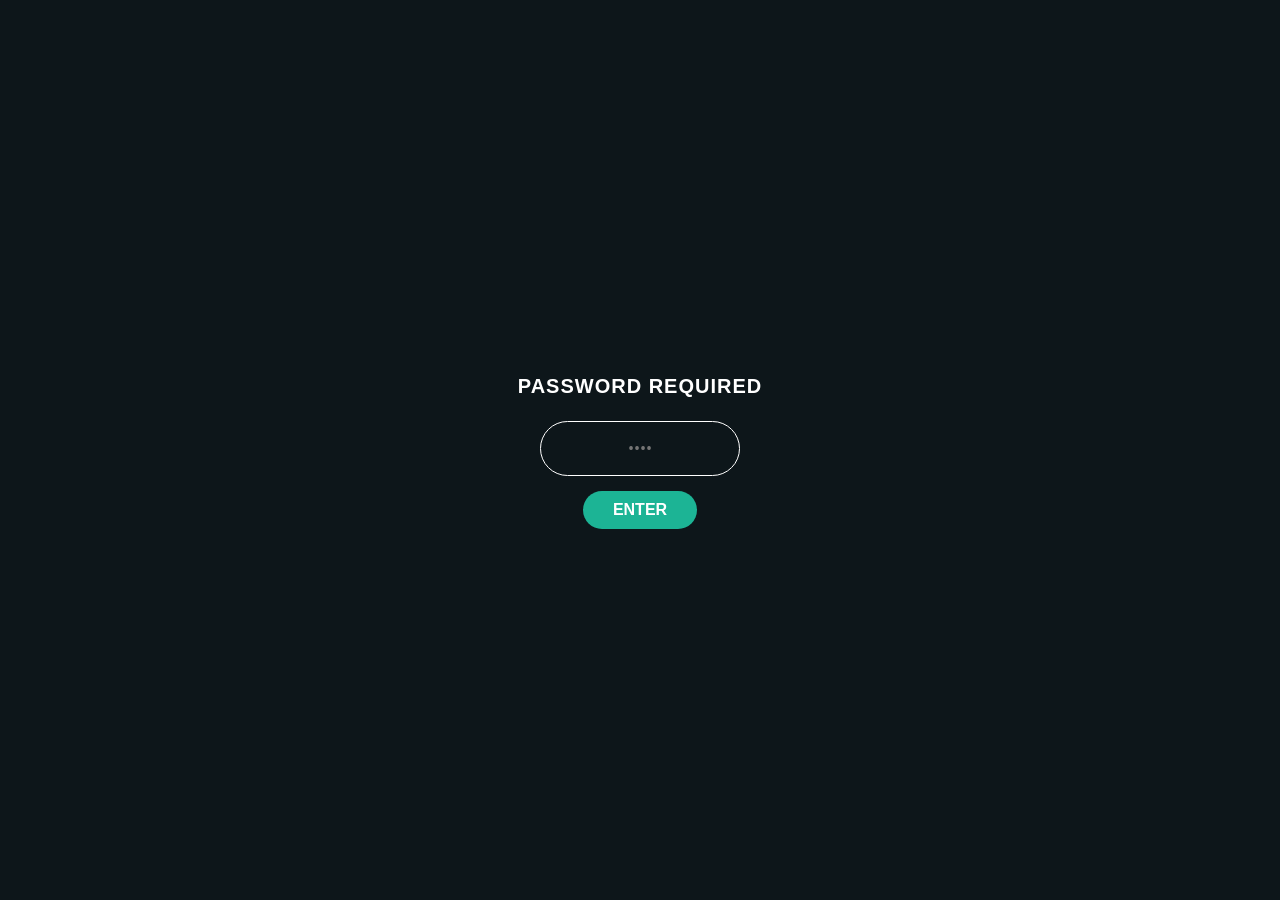
<file: shift.html>
<!DOCTYPE HTML>
<html lang="ko">
	<head>
		<title>나 언제 출근이지?</title>
		<meta charset="utf-8" />
		<meta name="viewport" content="width=device-width, initial-scale=1, user-scalable=no, viewport-fit=cover" />
		<meta name="robots" content="noindex, nofollow" />
		<meta name="theme-color" content="#0d161a" />
		<meta name="apple-mobile-web-app-capable" content="yes" />
		<meta name="apple-mobile-web-app-status-bar-style" content="black-translucent" />
		<link rel="stylesheet" href="assets/css/menu.css" />
		<style>
			body {
				background-color: #0d161a;
				background-image: none;
				color: #ffffff;
				padding: 0;
				text-align: left;
				font-family: -apple-system, BlinkMacSystemFont, "Helvetica Neue", "Hiragino Sans", "Apple SD Gothic Neo", "Noto Sans KR", Roboto, sans-serif;
				-webkit-font-smoothing: antialiased;
			}
			#password-screen {
				position: fixed;
				top: 0; left: 0; width: 100%; height: 100%;
				background-color: #0d161a;
				z-index: 9999;
				display: flex;
				flex-direction: column;
				justify-content: center;
				align-items: center;
				color: white;
				font-family: sans-serif;
			}
			#password-screen h2 {
				margin-bottom: 20px;
				font-size: 20px;
				letter-spacing: 1px;
			}
			#password-screen input {
				background: transparent;
				border: 1px solid #ffffff;
				border-radius: 30px;
				padding: 12px 20px;
				color: white;
				font-size: 18px;
				text-align: center;
				width: 200px;
				outline: none;
				margin-bottom: 15px;
			}
			#password-screen button {
				background-color: #1cb495;
				color: white;
				border: none;
				padding: 10px 30px;
				font-weight: bold;
				border-radius: 30px;
				cursor: pointer;
				font-size: 16px;
			}
			#shift-content { display: none; }
			#shift-content.on { display: block; }
			body.picking #shift-content.on {
				display: flex;
				min-height: 100vh;
				min-height: 100dvh;
			}
			body.picking .wrap {
				margin: auto;
				width: 100%;
				padding: 52px 12px 44px;
			}

			.wrap { max-width: 520px; margin: 0 auto; padding: 14px 12px 34px; }

			.top { position: relative; text-align: center; padding: 8px 0 14px; }
			.top .back {
				position: absolute; left: 0; top: 18px;
				display: inline-flex; align-items: center; box-sizing: border-box;
				height: 42px; padding: 0 14px;
				font-size: 13px; font-weight: 700; line-height: 1; color: #d6e3e0; text-decoration: none;
				background: rgba(255,255,255,0.05); -webkit-backdrop-filter: blur(10px); backdrop-filter: blur(10px);
				border: 1px solid rgba(255,255,255,0.2);
				border-radius: 4px; white-space: nowrap;
			}
			.top h1 { font-size: 18px; font-weight: 700; margin: 0; letter-spacing: 0.01em; line-height: 1.3; }
			.top p { font-size: 11.5px; color: #7f8f8c; margin: 6px 0 0; letter-spacing: 0.12em; }
			body.picking .top { padding: 0 0 30px; }
			body.picking .top h1 { font-size: 27px; font-weight: 700; letter-spacing: -0.02em; line-height: 1.25; }
			body.picking .top p { font-size: 12px; margin-top: 10px; }
			body.picking .top .back { position: fixed; left: 20px; top: 32px; z-index: 10; }

			#picker { margin-top: 6px; }
			.names { display: grid; grid-template-columns: repeat(3, 1fr); gap: 8px; }
			.name-btn {
				display: flex; flex-direction: column; align-items: center; justify-content: center;
				min-height: 56px; padding: 9px 4px;
				background: rgba(255,255,255,0.045);
				border: 1px solid rgba(255,255,255,0.12);
				border-radius: 9px;
				color: #e6efec;
				font-size: 15px; font-weight: 600;
				text-align: center; cursor: pointer;
				font-family: inherit; letter-spacing: -0.01em; line-height: 1.15;
				-webkit-tap-highlight-color: transparent;
			}
			.name-btn .ja { display: block; margin-top: 4px; font-size: 9.5px; font-weight: 400; color: #7f8f8c; letter-spacing: 0; }
			.name-btn:active { background: rgba(28,180,149,0.22); border-color: #1cb495; }
			.name-btn.active { background: rgba(28,180,149,0.18); border-color: #1cb495; }
			.name-btn.boss {
				grid-column: 1 / -1;
				min-height: 48px; margin-top: 2px;
				flex-direction: row; gap: 7px;
				border-color: rgba(28,180,149,0.4);
				background: rgba(28,180,149,0.07);
				color: #d7f2ea;
			}
			.name-btn.boss .ja { margin-top: 0; font-size: 10px; color: #6f9d92; }

			.who {
				display: flex; align-items: baseline; justify-content: space-between;
				border-bottom: 1px solid rgba(255,255,255,0.1);
				padding: 0 0 9px; margin: 20px 0 2px;
			}
			.who strong { font-size: 19px; font-weight: 700; letter-spacing: 0.01em; }
			.who span { font-size: 11px; color: #1cb495; letter-spacing: 0.02em; }
			.month { margin-top: 18px; }
			.month-head { display: flex; align-items: baseline; justify-content: space-between; margin-bottom: 7px; }
			.month-head h3 { font-size: 14px; font-weight: 700; letter-spacing: 0.02em; margin: 0; }
			.month-head .count { font-size: 11px; color: #7f8f8c; }
			.month-head .count b { color: #1cb495; font-weight: 700; }

			.dow, .grid { display: grid; grid-template-columns: repeat(7, 1fr); gap: 3px; }
			.dow i { font-style: normal; font-size: 10px; color: #61716e; text-align: center; padding: 1px 0 4px; }

			.day {
				position: relative;
				min-height: 58px;
				border-radius: 5px;
				background: rgba(255,255,255,0.022);
				padding: 4px 1px 3px;
				display: flex;
				flex-direction: column;
				align-items: center;
				justify-content: center;
				overflow: hidden;
			}
			.day.out { background: none; }
			.day.has-s { background: rgba(28,180,149,0.11); }
			.day.has-m { background: rgba(167,139,250,0.14); }
			.day.today { box-shadow: inset 0 0 0 1px #1cb495; }
			.num {
				font-size: 11px; color: #8b9b98; line-height: 1;
				display: flex; align-items: center; justify-content: center;
				width: 16px; height: 16px; flex: 0 0 16px;
				margin: 0 auto;
			}
			.day.today .num {
				color: #0d161a; background: #1cb495;
				border-radius: 999px;
				font-weight: 700; font-size: 10px;
			}
			.ent { display: flex; flex-direction: column; align-items: center; justify-content: center; line-height: 1.2; margin-top: 3px; min-height: 22px; }
			.ent .st { font-size: 9px; letter-spacing: -0.03em; }
			.ent .sh { display: block; white-space: nowrap; font-size: 8.5px; font-weight: 600; letter-spacing: -0.02em; line-height: 1.15; text-align: center; }
			.ent .sh i { font-style: normal; margin-right: 1px; opacity: 0.9; }
			.ent .sh.s { color: #1cb495; }
			.ent .sh.m { color: #a78bfa; }
			.day.past .sh { opacity: 0.55; }
			.day.short-s { background: rgba(28,180,149,0.11); }
			.day.short-m { background: rgba(167,139,250,0.13); }
			.day.short-b { background: rgba(167,139,250,0.1); }
			.ent .tm { font-size: 9.5px; color: #ffffff; font-weight: 600; letter-spacing: -0.04em; }
			.ent .tm.none { color: #7f8f8c; font-weight: 400; }
			.st.s { color: #2fd0ae; }
			.st.m { color: #c084fc; }
			.st.w { color: #8b9b98; }

			.legend { display: flex; gap: 12px; margin: 9px 0 0; font-size: 10px; color: #5d6d6a; }
			.legend span { display: flex; align-items: center; gap: 4px; }
			.legend .dot { width: 7px; height: 7px; border-radius: 2px; display: inline-block; }
			.legend .dot.s { background: rgba(28,180,149,0.55); }
			.legend .dot.m { background: rgba(192,132,252,0.75); }

			@media (min-width: 460px) {
				.names { grid-template-columns: repeat(4, 1fr); }
				.name-btn { min-height: 60px; }
				.day { min-height: 66px; }
				body.picking .top h1 { font-size: 30px; }
				.ent .st { font-size: 10px; }
				.ent .tm { font-size: 10.5px; }
				.ent .sh { font-size: 9px; }
				.num { font-size: 12px; }
			}
		
			/* iOS 안전영역·배경 꽉 채우기 (상태바/툴바 검은 띠 제거) */
			html, body { background-color: #0d161a; min-height: 100dvh; }
			.wrap { padding-top: calc(14px + env(safe-area-inset-top)); padding-bottom: calc(34px + env(safe-area-inset-bottom)); }
			body.picking .top .back { top: calc(32px + env(safe-area-inset-top)); }
		</style>
	</head>
	<body>

		<div id="password-screen">
			<h2>PASSWORD REQUIRED</h2>
			<input type="password" id="passInput" inputmode="numeric" autocomplete="off" placeholder="••••">
			<button onclick="checkPassword()">ENTER</button>
		</div>

		<div id="shift-content">
			<div class="wrap">

				<header class="top">
					<a href="/admin" class="back" id="backTop">TOP</a>
					<h1>나 언제 출근이지?</h1>
					<p>出勤カレンダー</p>
				</header>

				<div id="picker">
					<div class="names" id="nameList"></div>
				</div>

				<div id="result" style="display:none;">
					<div class="who">
						<strong id="whoName"></strong>
					</div>
					<div class="legend">
						<span><i class="dot s"></i>상수 上水</span>
						<span><i class="dot m"></i>명동 明洞</span>
					</div>
					<div id="months"></div>
				</div>

			</div>
		</div>

		<script>
			var DATA = {"updated":"2026-11-27","months":["2026-11","2026-12"],"source":"만킨 스케쥴 2026/11, 2026/12","staff":[{"name":"필립","days":{"2026-11-01":[{"s":"명동","t":"17:30"}],"2026-11-02":[{"s":"상수","t":"17:30"}],"2026-11-03":[{"s":"명동","t":"17:30"}],"2026-11-05":[{"s":"상수","t":"17:30"}],"2026-11-07":[{"s":"명동","t":"17:30"}],"2026-11-08":[{"s":"상수","t":"17:30"}],"2026-11-09":[{"s":"상수","t":"17:30"}],"2026-11-11":[{"s":"명동","t":"17:30"}],"2026-11-12":[{"s":"명동","t":"17:30"}],"2026-11-13":[{"s":"명동","t":"17:30"}],"2026-11-15":[{"s":"상수","t":"17:30"}],"2026-11-17":[{"s":"상수","t":"17:30"}],"2026-11-18":[{"s":"상수","t":"17:30"}],"2026-11-19":[{"s":"명동","t":"17:30"}],"2026-11-20":[{"s":"명동","t":"17:30"}],"2026-11-23":[{"s":"상수","t":"17:30"}],"2026-11-25":[{"s":"상수","t":"17:30"}],"2026-11-26":[{"s":"상수","t":"17:30"}],"2026-11-28":[{"s":"상수","t":"17:30"}],"2026-11-29":[{"s":"상수","t":"17:30"}],"2026-11-30":[{"s":"상수","t":"17:30"}],"2026-12-01":[{"s":"상수","t":"17:30"}],"2026-12-02":[{"s":"상수","t":"17:30"}],"2026-12-03":[{"s":"상수","t":"17:30"}],"2026-12-04":[{"s":"상수","t":"17:30"}],"2026-12-06":[{"s":"명동","t":"17:30"}],"2026-12-07":[{"s":"상수","t":"17:30"}],"2026-12-08":[{"s":"상수","t":"17:30"}],"2026-12-10":[{"s":"상수","t":"17:30"}],"2026-12-12":[{"s":"상수","t":"17:30"}],"2026-12-13":[{"s":"상수","t":"17:30"}],"2026-12-15":[{"s":"상수","t":"17:30"}],"2026-12-17":[{"s":"명동","t":"17:30"}],"2026-12-18":[{"s":"상수","t":"17:30"}],"2026-12-20":[{"s":"상수","t":"17:30"}],"2026-12-21":[{"s":"명동","t":"17:30"}],"2026-12-23":[{"s":"상수","t":"17:30"}],"2026-12-24":[{"s":"상수","t":"17:30"}],"2026-12-25":[{"s":"상수","t":"17:30"}],"2026-12-26":[{"s":"상수","t":"17:30"}],"2026-12-27":[{"s":"상수","t":"17:30"}],"2026-12-28":[{"s":"명동","t":"17:30"}],"2026-12-29":[{"s":"상수","t":"17:30"}],"2026-12-30":[{"s":"명동","t":"17:30"}],"2026-12-31":[{"s":"상수","t":"17:30"}]}},{"name":"우영","days":{"2026-11-10":[{"s":"명동","t":"19:30"}],"2026-11-11":[{"s":"명동","t":"21:00"}],"2026-11-12":[{"s":"상수","t":"21:00"}],"2026-11-13":[{"s":"명동","t":"20:30"}],"2026-11-17":[{"s":"명동","t":"17:30"}],"2026-11-18":[{"s":"상수","t":"19:30"}],"2026-11-19":[{"s":"상수","t":"21:00"}],"2026-11-20":[{"s":"상수","t":"19:00"}],"2026-11-25":[{"s":"명동","t":"17:30"}],"2026-11-26":[{"s":"상수","t":"21:00"}],"2026-11-27":[{"s":"상수","t":"17:30"}],"2026-12-08":[{"s":"명동","t":"17:30"}],"2026-12-09":[{"s":"상수","t":"17:30"}],"2026-12-10":[{"s":"명동","t":"17:30"}],"2026-12-11":[{"s":"상수","t":"17:30"}]}},{"name":"서윤","days":{"2026-11-01":[{"s":"상수","t":"17:30"}],"2026-11-03":[{"s":"상수","t":"17:30"}],"2026-11-05":[{"s":"명동","t":"17:30"}],"2026-11-06":[{"s":"상수","t":"17:30"}],"2026-11-07":[{"s":"상수","t":"17:30"}],"2026-11-08":[{"s":"명동","t":"17:30"}],"2026-11-09":[{"s":"명동","t":"17:30"}],"2026-11-10":[{"s":"명동","t":"17:30"}],"2026-11-11":[{"s":"상수","t":"17:30"}],"2026-11-12":[{"s":"상수","t":"17:30"}],"2026-11-15":[{"s":"상수","t":"19:30"}],"2026-11-16":[{"s":"적월"}],"2026-11-17":[{"s":"적월"}],"2026-11-18":[{"s":"명동","t":"17:30"}],"2026-11-21":[{"s":"명동","t":"17:30"}],"2026-11-22":[{"s":"상수","t":"17:30"}],"2026-11-23":[{"s":"명동","t":"17:30"}],"2026-11-24":[{"s":"상수","t":"17:30"}],"2026-11-27":[{"s":"명동","t":"17:30"}],"2026-11-28":[{"s":"명동","t":"17:30"}],"2026-11-29":[{"s":"명동","t":"17:30"}],"2026-11-30":[{"s":"명동","t":"17:30"}],"2026-12-01":[{"s":"명동","t":"17:30"}],"2026-12-02":[{"s":"명동","t":"17:30"}],"2026-12-03":[{"s":"명동","t":"17:30"}],"2026-12-04":[{"s":"명동","t":"17:30"}],"2026-12-05":[{"s":"상수","t":"17:30"}],"2026-12-07":[{"s":"명동","t":"17:30"}],"2026-12-09":[{"s":"명동","t":"17:30"}],"2026-12-11":[{"s":"명동","t":"17:30"}],"2026-12-12":[{"s":"명동","t":"17:30"}],"2026-12-13":[{"s":"명동","t":"17:30"}],"2026-12-14":[{"s":"상수","t":"17:30"}],"2026-12-15":[{"s":"명동","t":"17:30"}],"2026-12-16":[{"s":"명동","t":"17:30"}],"2026-12-17":[{"s":"상수","t":"17:30"}],"2026-12-19":[{"s":"상수","t":"17:30"}],"2026-12-20":[{"s":"명동","t":"17:30"}],"2026-12-21":[{"s":"상수","t":"17:30"}],"2026-12-22":[{"s":"상수","t":"17:30"}],"2026-12-23":[{"s":"명동","t":"17:30"}],"2026-12-24":[{"s":"명동","t":"17:30"}],"2026-12-26":[{"s":"명동","t":"17:30"}],"2026-12-27":[{"s":"명동","t":"17:30"}],"2026-12-28":[{"s":"상수","t":"17:30"}],"2026-12-29":[{"s":"명동","t":"17:30"}],"2026-12-30":[{"s":"상수","t":"17:30"}],"2026-12-31":[{"s":"명동","t":"17:30"}]}},{"name":"선아","days":{"2026-11-01":[{"s":"상수","t":"21:00"}],"2026-11-04":[{"s":"상수","t":"21:00"}],"2026-11-05":[{"s":"명동","t":"19:30"}],"2026-11-06":[{"s":"상수","t":"19:00"}],"2026-11-07":[{"s":"상수","t":"19:00"}],"2026-11-08":[{"s":"명동","t":"19:30"}],"2026-11-09":[{"s":"명동","t":"19:30"}],"2026-11-10":[{"s":"상수","t":"21:00"}],"2026-11-13":[{"s":"명동","t":"19:00"}],"2026-11-14":[{"s":"명동","t":"19:00"}],"2026-11-15":[{"s":"상수","t":"21:00"}],"2026-11-16":[{"s":"명동","t":"19:30"}],"2026-11-20":[{"s":"상수","t":"20:30"}],"2026-11-21":[{"s":"명동","t":"19:00"}],"2026-11-22":[{"s":"명동","t":"17:30"}],"2026-11-23":[{"s":"명동","t":"19:30"}],"2026-11-24":[{"s":"상수","t":"19:30"}],"2026-11-26":[{"s":"명동","t":"21:00"}],"2026-11-27":[{"s":"명동","t":"19:00"}],"2026-11-28":[{"s":"상수","t":"20:30"}],"2026-11-29":[{"s":"명동","t":"19:30"}],"2026-11-30":[{"s":"상수","t":"19:30"}],"2026-12-01":[{"s":"명동","t":"19:30"}],"2026-12-02":[{"s":"상수","t":"21:30"}],"2026-12-04":[{"s":"명동","t":"20:30"}],"2026-12-06":[{"s":"상수","t":"21:00"}],"2026-12-07":[{"s":"상수","t":"21:00"}],"2026-12-09":[{"s":"명동","t":"21:00"}],"2026-12-10":[{"s":"명동","t":"19:30"}],"2026-12-12":[{"s":"명동","t":"20:30"}],"2026-12-14":[{"s":"상수","t":"21:00"}],"2026-12-15":[{"s":"명동","t":"21:00"}],"2026-12-17":[{"s":"상수","t":"21:00"}],"2026-12-18":[{"s":"명동","t":"19:00"}],"2026-12-19":[{"s":"상수","t":"20:30"}],"2026-12-21":[{"s":"상수","t":"21:00"}],"2026-12-22":[{"s":"명동","t":"19:30"}],"2026-12-24":[{"s":"상수","t":"19:30"}],"2026-12-25":[{"s":"상수","t":"20:30"}],"2026-12-26":[{"s":"상수","t":"20:30"}],"2026-12-27":[{"s":"명동","t":"19:30"}],"2026-12-28":[{"s":"상수","t":"21:00"}],"2026-12-29":[{"s":"상수","t":"21:00"}],"2026-12-31":[{"s":"명동","t":"19:30"}]}},{"name":"헤라","days":{"2026-11-26":[{"s":"상수","t":"19:30"}],"2026-11-29":[{"s":"상수","t":"19:30"}],"2026-12-16":[{"s":"상수","t":"19:30"}],"2026-12-17":[{"s":"상수","t":"19:30"}],"2026-12-18":[{"s":"상수","t":"19:00"}],"2026-12-23":[{"s":"상수","t":"21:00"}],"2026-12-27":[{"s":"상수","t":"21:00"}]}},{"name":"지우","days":{"2026-11-06":[{"s":"상수","t":"21:30"}],"2026-11-07":[{"s":"상수","t":"21:30"}],"2026-11-14":[{"s":"상수","t":"21:30"}],"2026-11-21":[{"s":"상수","t":"21:30"}],"2026-11-25":[{"s":"상수","t":"21:00"}],"2026-12-01":[{"s":"명동","t":"21:00"}],"2026-12-05":[{"s":"명동","t":"19:00"}],"2026-12-12":[{"s":"상수","t":"19:00","last":1}]}},{"name":"채린","days":{"2026-11-02":[{"s":"상수","t":"21:00"}],"2026-11-07":[{"s":"상수","t":"20:30"}],"2026-11-09":[{"s":"상수","t":"21:00"}],"2026-11-14":[{"s":"상수","t":"19:00"}],"2026-11-16":[{"s":"상수","t":"21:00"}],"2026-11-20":[{"s":"명동","t":"20:30"}],"2026-11-21":[{"s":"상수","t":"19:00"}],"2026-11-23":[{"s":"상수","t":"21:00"}],"2026-11-27":[{"s":"상수","t":"19:00"}],"2026-11-28":[{"s":"상수","t":"19:00"}],"2026-11-30":[{"s":"상수","t":"21:00"}],"2026-12-01":[{"s":"상수","t":"21:00"}],"2026-12-04":[{"s":"상수","t":"19:00"}],"2026-12-05":[{"s":"상수","t":"20:30"}],"2026-12-06":[{"s":"상수","t":"19:30"}],"2026-12-07":[{"s":"명동","t":"21:00"}],"2026-12-08":[{"s":"상수","t":"19:30"}],"2026-12-11":[{"s":"명동","t":"19:00"}],"2026-12-12":[{"s":"상수","t":"20:30"}],"2026-12-13":[{"s":"상수","t":"19:30"}],"2026-12-14":[{"s":"명동","t":"17:30"}],"2026-12-18":[{"s":"명동","t":"17:30"}],"2026-12-19":[{"s":"명동","t":"17:30"}],"2026-12-20":[{"s":"명동","t":"19:30"}],"2026-12-21":[{"s":"명동","t":"19:30"}],"2026-12-22":[{"s":"명동","t":"17:30"}],"2026-12-25":[{"s":"명동","t":"17:30"}],"2026-12-26":[{"s":"상수","t":"19:00"}],"2026-12-27":[{"s":"상수","t":"19:30"}],"2026-12-28":[{"s":"명동","t":"19:30"}]}},{"name":"한빈","days":{"2026-11-01":[{"s":"명동","t":"19:30"}],"2026-11-06":[{"s":"명동","t":"21:30"}],"2026-11-08":[{"s":"상수","t":"21:00"}],"2026-11-11":[{"s":"명동","t":"19:30"}],"2026-11-12":[{"s":"명동","t":"19:30"}],"2026-11-13":[{"s":"상수","t":"20:30"}],"2026-11-17":[{"s":"상수","t":"21:00"}],"2026-11-20":[{"s":"명동","t":"19:30"}],"2026-11-22":[{"s":"명동","t":"21:00"}],"2026-11-23":[{"s":"상수","t":"19:30"}],"2026-11-24":[{"s":"명동","t":"19:30"}],"2026-12-08":[{"s":"명동","t":"21:00"}],"2026-12-11":[{"s":"명동","t":"20:30"}],"2026-12-18":[{"s":"상수","t":"20:30"}]}},{"name":"원희","days":{"2026-11-22":[{"s":"상수","t":"19:30"}],"2026-11-23":[{"s":"명동","t":"21:00"}],"2026-11-24":[{"s":"상수","t":"21:00"}],"2026-11-25":[{"s":"상수","t":"19:30"}],"2026-11-28":[{"s":"상수","t":"21:30"}],"2026-11-29":[{"s":"명동","t":"21:00"}],"2026-11-30":[{"s":"명동","t":"19:30"}],"2026-12-03":[{"s":"명동","t":"21:00"}],"2026-12-04":[{"s":"상수","t":"21:30"}],"2026-12-05":[{"s":"상수","t":"19:00"}],"2026-12-06":[{"s":"명동","t":"19:30"}],"2026-12-07":[{"s":"상수","t":"19:30"}],"2026-12-09":[{"s":"상수","t":"19:30"}],"2026-12-10":[{"s":"상수","t":"19:30"}],"2026-12-11":[{"s":"상수","t":"20:30"}],"2026-12-13":[{"s":"명동","t":"19:30"}],"2026-12-14":[{"s":"상수","t":"19:30"}],"2026-12-15":[{"s":"명동","t":"19:30"}],"2026-12-16":[{"s":"상수","t":"21:00"}],"2026-12-18":[{"s":"상수","t":"21:30"}],"2026-12-20":[{"s":"상수","t":"19:30"}],"2026-12-22":[{"s":"상수","t":"19:30"}],"2026-12-23":[{"s":"명동","t":"19:30"}],"2026-12-24":[{"s":"상수","t":"21:00"}],"2026-12-25":[{"s":"상수","t":"19:00"}],"2026-12-26":[{"s":"명동","t":"19:30"}],"2026-12-28":[{"s":"상수","t":"19:30"}],"2026-12-29":[{"s":"상수","t":"19:30"}],"2026-12-30":[{"s":"상수","t":"19:30"}],"2026-12-31":[{"s":"상수","t":"19:30"}]}},{"name":"사쿠라","days":{"2026-11-03":[{"s":"상수","t":"21:00"}],"2026-11-04":[{"s":"상수","t":"17:30"}],"2026-11-06":[{"s":"명동","t":"19:00"}],"2026-11-07":[{"s":"명동","t":"19:00"}],"2026-11-10":[{"s":"명동","t":"21:00"}],"2026-11-11":[{"s":"상수","t":"21:00"}],"2026-11-13":[{"s":"상수","t":"21:30"}],"2026-11-14":[{"s":"명동","t":"17:30"}],"2026-11-16":[{"s":"상수","t":"17:30"}],"2026-11-17":[{"s":"상수","t":"19:30"}],"2026-11-18":[{"s":"명동","t":"19:30"}],"2026-11-24":[{"s":"명동","t":"17:30"}],"2026-11-25":[{"s":"명동","t":"19:30"}],"2026-12-02":[{"s":"명동","t":"19:30"}],"2026-12-03":[{"s":"상수","t":"19:30"}],"2026-12-04":[{"s":"명동","t":"19:00"}],"2026-12-05":[{"s":"명동","t":"17:30"}],"2026-12-08":[{"s":"명동","t":"19:30"}],"2026-12-11":[{"s":"상수","t":"19:00"}],"2026-12-12":[{"s":"명동","t":"19:00"}],"2026-12-18":[{"s":"명동","t":"19:00"}],"2026-12-19":[{"s":"명동","t":"19:00"}]}},{"name":"세이야","days":{"2026-11-01":[{"s":"명동","t":"21:00"}],"2026-11-02":[{"s":"상수","t":"19:30"}],"2026-11-03":[{"s":"명동","t":"19:30"}],"2026-11-04":[{"s":"상수","t":"19:30"}],"2026-11-08":[{"s":"명동","t":"21:00"}],"2026-11-10":[{"s":"상수","t":"19:30"}],"2026-11-11":[{"s":"상수","t":"19:30"}],"2026-11-12":[{"s":"상수","t":"19:30"}],"2026-11-18":[{"s":"명동","t":"21:30"}],"2026-11-19":[{"s":"명동","t":"21:00"}],"2026-11-20":[{"s":"상수","t":"21:30"}],"2026-11-22":[{"s":"상수","t":"21:00"}],"2026-11-26":[{"s":"명동","t":"17:30"}],"2026-11-27":[{"s":"상수","t":"20:30"}],"2026-11-28":[{"s":"명동","t":"19:30"}],"2026-11-29":[{"s":"상수","t":"21:00"}],"2026-11-30":[{"s":"명동","t":"21:00"}],"2026-12-02":[{"s":"명동","t":"21:00"}],"2026-12-03":[{"s":"명동","t":"19:30"}],"2026-12-04":[{"s":"상수","t":"20:30"}],"2026-12-06":[{"s":"상수","t":"17:30"}],"2026-12-07":[{"s":"명동","t":"19:30"}],"2026-12-09":[{"s":"명동","t":"19:30"}],"2026-12-10":[{"s":"명동","t":"21:00"}],"2026-12-13":[{"s":"상수","t":"21:00"}],"2026-12-14":[{"s":"명동","t":"19:30"}],"2026-12-15":[{"s":"상수","t":"21:00"}],"2026-12-16":[{"s":"상수","t":"17:30"}],"2026-12-18":[{"s":"명동","t":"20:30"}],"2026-12-19":[{"s":"상수","t":"19:00","last":1}]}},{"name":"하이디","days":{"2026-12-01":[{"s":"상수","t":"19:30"}],"2026-12-02":[{"s":"상수","t":"19:30"}],"2026-12-03":[{"s":"상수","t":"21:00"}],"2026-12-08":[{"s":"상수","t":"21:00"}],"2026-12-09":[{"s":"상수","t":"21:00"}],"2026-12-10":[{"s":"상수","t":"21:00"}],"2026-12-15":[{"s":"상수","t":"19:30"}],"2026-12-16":[{"s":"명동","t":"19:30"}],"2026-12-17":[{"s":"명동","t":"19:30"}],"2026-12-21":[{"s":"상수","t":"19:30"}],"2026-12-22":[{"s":"상수","t":"21:00"}],"2026-12-23":[{"s":"상수","t":"19:30"}],"2026-12-29":[{"s":"명동","t":"19:30"}],"2026-12-30":[{"s":"명동","t":"19:30"}]}},{"name":"안","days":{"2026-11-01":[{"s":"상수","t":"19:30"}],"2026-11-02":[{"s":"명동","t":"17:30"}],"2026-11-03":[{"s":"상수","t":"19:30"}],"2026-11-04":[{"s":"명동","t":"17:30"}],"2026-11-05":[{"s":"상수","t":"19:30"}],"2026-11-06":[{"s":"명동","t":"17:30"}],"2026-11-07":[{"s":"명동","t":"20:30"}],"2026-11-13":[{"s":"상수","t":"19:00"}],"2026-11-14":[{"s":"상수","t":"17:30"}],"2026-11-15":[{"s":"명동","t":"17:30"}],"2026-11-16":[{"s":"명동","t":"17:30"}],"2026-11-19":[{"s":"상수","t":"17:30"}],"2026-11-20":[{"s":"상수","t":"17:30"}],"2026-11-21":[{"s":"상수","t":"17:30","last":1}]}},{"name":"류키","days":{"2026-11-02":[{"s":"명동","t":"21:00"}],"2026-11-04":[{"s":"명동","t":"21:00"}],"2026-11-05":[{"s":"명동","t":"21:00"}],"2026-11-08":[{"s":"상수","t":"19:30"}],"2026-11-09":[{"s":"상수","t":"19:30"}],"2026-11-10":[{"s":"상수","t":"17:30"}],"2026-11-13":[{"s":"명동","t":"21:30"}],"2026-11-15":[{"s":"명동","t":"19:30"}],"2026-11-16":[{"s":"상수","t":"19:30"}],"2026-11-17":[{"s":"명동","t":"19:30"}],"2026-11-18":[{"s":"상수","t":"21:00"}],"2026-11-19":[{"s":"상수","t":"19:30"}]}}]};
		</script>
		<script>
			(function () {
				var NAME_JA = {
					'필립': 'フィリップ', '안': 'アン', '우영': 'ウヨン', '서윤': 'ソユン',
					'류키': 'リュキ', '선아': 'ソナ', '헤라': 'ヘラ', '지우': 'ジウ',
					'채린': 'チェリン', '한빈': 'ハンビン', '사쿠라': 'サクラ',
					'세이야': 'セイヤ', '원희': 'ウォニ', '하이디': 'ハイジ'
				};
				var STORE_CLASS = { '상수': 's', '명동': 'm', '적월': 'w' };
				var STORE_JA = { '상수': '上水', '명동': '明洞', '적월': '赤月' };
				var BOSS = '부족';

				var passInput = document.getElementById('passInput');
				var content = document.getElementById('shift-content');
				var nameList = document.getElementById('nameList');
				var result = document.getElementById('result');
				var whoName = document.getElementById('whoName');
				var monthsEl = document.getElementById('months');
				var picker = document.getElementById('picker');
				var backTop = document.getElementById('backTop');
				var current = null;

				function pad2(n) { return n < 10 ? '0' + n : '' + n; }

				function todayKey() {
					var t = new Date();
					return t.getFullYear() + '-' + pad2(t.getMonth() + 1) + '-' + pad2(t.getDate());
				}

				function checkPassword() {
					if (passInput.value.trim() === '2580') {
						document.getElementById('password-screen').style.display = 'none';
						content.classList.add('on');
						init();
					} else {
						alert('Wrong Password');
					}
				}
				window.checkPassword = checkPassword;

				passInput.addEventListener('keypress', function (e) {
					if (e.key === 'Enter') { checkPassword(); }
				});

				function init() {
					buildNames();
					showNamePicker(false);
					backTop.addEventListener('click', function (ev) {
						if (document.body.classList.contains('picking')) { return; }
						ev.preventDefault();
						showNamePicker(true);
					});
				}

				function showNamePicker(scrollTop) {
					result.style.display = 'none';
					picker.style.display = 'block';
					backTop.textContent = 'TOP';
					document.body.classList.add('picking');
					var btns = nameList.querySelectorAll('.name-btn');
					for (var i = 0; i < btns.length; i++) { btns[i].classList.remove('active'); }
					if (scrollTop !== false) { window.scrollTo(0, 0); }
				}

				function findPerson(name) {
					for (var i = 0; i < DATA.staff.length; i++) {
						if (DATA.staff[i].name === name) { return DATA.staff[i]; }
					}
					return null;
				}

				function buildNames() {
					var html = '';
					for (var i = 0; i < DATA.staff.length; i++) {
						var p = DATA.staff[i];
						html += '<button type="button" class="name-btn" data-name="' + p.name + '">' +
							'<span class="ko">' + p.name + '</span>' +
							'<span class="ja">' + (NAME_JA[p.name] || '') + '</span>' +
							'</button>';
					}
					html += '<button type="button" class="name-btn boss" data-name="' + BOSS + '">' +
						'<span class="ko">' + BOSS + '</span>' +
						'<span class="ja">不足</span>' +
						'</button>';
					nameList.innerHTML = html;
					var btns = nameList.querySelectorAll('.name-btn');
					for (var j = 0; j < btns.length; j++) {
						btns[j].addEventListener('click', function () {
							select(this.getAttribute('data-name'));
						});
					}
				}

				function select(name) {
					if (name !== BOSS) {
						var p = findPerson(name);
						if (!p) { return; }
					}
					current = name;
					var btns = nameList.querySelectorAll('.name-btn');
					for (var i = 0; i < btns.length; i++) {
						btns[i].classList.toggle('active', btns[i].getAttribute('data-name') === name);
					}
					whoName.textContent = name;
					if (name === BOSS) { renderShortage(); } else { render(findPerson(name)); }
					picker.style.display = 'none';
					document.body.classList.remove('picking');
					backTop.textContent = '← 이름 변경';
					result.style.display = 'block';
					window.scrollTo(0, 0);
				}

				/* ---------- 부족 시간 (점장) ---------- */
				var NEED_A = ['17:30', '19:30', '21:00'];
				var NEED_B = ['17:30', '19:00', '20:30', '21:30'];

				function needSlots(key) {
					var parts = key.split('-');
					var dow = new Date(+parts[0], +parts[1] - 1, +parts[2]).getDay();
					return (dow === 5 || dow === 6) ? NEED_B : NEED_A;
				}

				function buildShortage() {
					var table = {};
					for (var i = 0; i < DATA.staff.length; i++) {
						var days = DATA.staff[i].days;
						for (var key in days) {
							if (!Object.prototype.hasOwnProperty.call(days, key)) { continue; }
							if (DATA.months.indexOf(key.slice(0, 7)) < 0) { continue; }
							var ents = days[key];
							for (var j = 0; j < ents.length; j++) {
								var e = ents[j];
								if ((e.s === '상수' || e.s === '명동') && e.t) {
									table[key] = table[key] || { '상수': [], '명동': [] };
									table[key][e.s].push(e.t);
								}
							}
						}
					}
					var out = {};
					for (var k in table) {
						if (!Object.prototype.hasOwnProperty.call(table, k)) { continue; }
						var need = needSlots(k);
						var miss = {};
						var stores = ['상수', '명동'];
						for (var s = 0; s < stores.length; s++) {
							var st = stores[s];
							var have = table[k][st] || [];
							var lack = [];
							for (var n = 0; n < need.length; n++) {
								if (have.indexOf(need[n]) < 0) { lack.push(need[n]); }
							}
							if (lack.length) { miss[st] = lack; }
						}
						if (miss['상수'] || miss['명동']) { out[k] = miss; }
					}
					return out;
				}

				function renderShortage() {
					var tk = todayKey();
					var short = buildShortage();
					var html = '';
					for (var m = 0; m < DATA.months.length; m++) {
						html += monthCardShort(DATA.months[m], short, tk).html;
					}
					monthsEl.innerHTML = html;
				}

				function monthCardShort(ym, short, tk) {
					var y = +ym.slice(0, 4);
					var mo = +ym.slice(5, 7);
					var startDow = new Date(y, mo - 1, 1).getDay();
					var total = new Date(y, mo, 0).getDate();
					var cells = [];
					var count = 0;
					var i;

					for (i = 0; i < startDow; i++) { cells.push('<div class="day out"></div>'); }

					for (var d = 1; d <= total; d++) {
						var key = ym + '-' + pad2(d);
						var miss = short[key] || null;
						var s = miss && miss['상수'];
						var mn = miss && miss['명동'];
						var cls = 'day';
						if (s && mn) { cls += ' short-b'; }
						else if (s) { cls += ' short-s'; }
						else if (mn) { cls += ' short-m'; }
						if (key === tk) { cls += ' today'; }
						if (key < tk) { cls += ' past'; }
						if (s || mn) { count++; }

						var inner = '<span class="num">' + d + '</span>';
						if (s || mn) {
							var lines = '';
							var si, mi;
							for (si = 0; si < (s ? s.length : 0); si++) {
								lines += '<span class="sh s"><i>상</i>' + s[si] + '</span>';
							}
							for (mi = 0; mi < (mn ? mn.length : 0); mi++) {
								lines += '<span class="sh m"><i>명</i>' + mn[mi] + '</span>';
							}
							inner += '<span class="ent">' + lines + '</span>';
						} else {
							inner += '<span class="ent"></span>';
						}
						cells.push('<div class="' + cls + '">' + inner + '</div>');
					}

					var tail = (startDow + total) % 7;
					if (tail !== 0) {
						for (i = tail; i < 7; i++) { cells.push('<div class="day out"></div>'); }
					}

					var head = '<div class="month">' +
						'<div class="month-head"><h3>' + y + '년 ' + mo + '월</h3>' +
						'<span class="count">부족 <b>' + count + '</b>일</span></div>' +
						'<div class="dow"><i>일</i><i>월</i><i>화</i><i>수</i><i>목</i><i>금</i><i>토</i></div>' +
						'<div class="grid">' + cells.join('') + '</div></div>';

					return { html: head, count: count };
				}

				function render(p) {
					var tk = todayKey();
					var html = '';
					for (var m = 0; m < DATA.months.length; m++) {
						var ym = DATA.months[m];
						var mc = monthCard(ym, p, tk);
						html += mc.html;
					}
					monthsEl.innerHTML = html;
				}

				function monthCard(ym, p, tk) {
					var y = +ym.slice(0, 4);
					var mo = +ym.slice(5, 7);
					var startDow = new Date(y, mo - 1, 1).getDay();
					var total = new Date(y, mo, 0).getDate();
					var cells = [];
					var count = 0;
					var i;

					for (i = 0; i < startDow; i++) { cells.push('<div class="day out"></div>'); }

					for (var d = 1; d <= total; d++) {
						var key = ym + '-' + pad2(d);
						var ents = p.days[key] || [];
						var cls = 'day';
						var hasS = false, hasAny = false;

						for (i = 0; i < ents.length; i++) {
							if (ents[i].s === '상수') { hasS = true; }
							if (ents[i].s) { hasAny = true; }
						}
						if (hasS) { cls += ' has-s'; }
						else if (hasAny) { cls += ' has-m'; }
						if (key === tk) { cls += ' today'; }
						if (hasAny) { count++; }

						var inner = '<span class="num">' + d + '</span>';
						for (i = 0; i < ents.length; i++) {
							var e = ents[i];
							if (e.x === 'c') {
								inner += '<span class="ent"><span class="tm none">?</span></span>';
							} else {
								var sc = STORE_CLASS[e.s] || 'w';
								var sj = STORE_JA[e.s] || '';
								inner += '<span class="ent" title="' + (sj || '') + '">' +
									'<span class="st ' + sc + '">' + e.s + '</span>' +
									(e.t ? '<span class="tm">' + e.t + '</span>' : '<span class="tm none">—</span>') +
									'</span>';
							}
						}
						if (ents.length === 0) { inner += '<span class="ent"></span>'; }
						cells.push('<div class="' + cls + '">' + inner + '</div>');
					}

					var tail = (startDow + total) % 7;
					if (tail !== 0) {
						for (i = tail; i < 7; i++) { cells.push('<div class="day out"></div>'); }
					}

					var head = '<div class="month">' +
						'<div class="month-head"><h3>' + y + '년 ' + mo + '월</h3>' +
						'<span class="count">출근 <b>' + count + '</b>일</span></div>' +
						'<div class="dow"><i>일</i><i>월</i><i>화</i><i>수</i><i>목</i><i>금</i><i>토</i></div>' +
						'<div class="grid">' + cells.join('') + '</div></div>';

					return { html: head, count: count };
				}
			})();
		</script>
	</body>
</html>
</file>
<file: assets/css/rule.css>
@import url(fontawesome-all.min.css);
@import url("https://fonts.googleapis.com/css?family=Roboto:400,700");
/*
	Eventually by HTML5 UP
	html5up.net | @ajlkn
	Free for personal and commercial use under the CCA 3.0 license (html5up.net/license)
*/
html, body, div, span, applet, object, br,
iframe, h1, h2, h3, h4, h5, h6, p, blockquote,
pre, a, abbr, acronym, address, big, cite,
code, del, dfn, em, img, ins, kbd, q, s, samp,
small, strike, strong, sub, sup, tt, var, b,
u, i, center, dl, dt, dd, ol, ul, li, fieldset,
form, label, legend, table, caption, tbody,
tfoot, thead, tr, th, td, article, aside,
canvas, details, embed, figure, figcaption,
footer, header, hgroup, menu, nav, output, ruby,
section, summary, time, mark, audio, video {
	scroll-behavior: auto;
  margin: 0;
  padding: 0;
  border: 0;
  font-size: 100%;
  font: inherit;
  vertical-align: baseline; }


.menu{
     max-width: 700px;
     margin: 0 auto;
     font-size: 13.5px;
     padding: 10px 0;
 }
 .menu dl {
     display: table;
     width: 100%;
     border: solid #e4e4e4;
     border-width: 1px 0;
 }
 .menu dt{
	width: 39%; 
	text-align: left;
	display: table-cell;
	padding:0.4rem;
}

.menu dd{
	width: 39%;
	text-align: center;
	display: table-cell;
	padding:0.4rem;
 }

.menu dd:last-child {
	width: 22%;
	text-align: right;
	content: "";
}

.menu dd.from:after {
     content: "〜";
 }



table {
  width: 100%;
  border-collapse: collapse;
}

td {
  padding: 10px;
  text-align: center;
}

td:first-child {
  width: 30%;
  text-align: left;
}

td:last-child {
  width: 20%;
  text-align: right;
}




article, aside, details, figcaption, figure,
footer, header, hgroup, menu, nav, section {
  display: block; }

body {
  line-height: 1; }

ol, ul {
  list-style: none; }

blockquote, q {
  quotes: none; }
  blockquote:before, blockquote:after, q:before, q:after {
    content: '';
    content: none; }

table {
  border-collapse: collapse;
  border-spacing: 0; }

body {
  -webkit-text-size-adjust: none; }

mark {
  background-color: transparent;
  color: inherit; }

input::-moz-focus-inner {
  border: 0;
  padding: 0; }

input, select, textarea {
  -moz-appearance: none;
  -webkit-appearance: none;
  -ms-appearance: none;
  appearance: none; }

/* Basic */
@-ms-viewport {
  width: device-width; }

body {
  -ms-overflow-style: scrollbar; }

@media screen and (max-width: 480px) {
  html, body {
    min-width: 320px; } }

html {
  box-sizing: border-box; }

*, *:before, *:after {
  box-sizing: inherit; }

html, body {
  height: 100%;
  overflow-x: hidden;
  width: 100%; }
  @media screen and (max-height: 640px) {
    html, body {
      height: auto;
      min-height: 100%; } }

body {
  display: -moz-flex;
  display: -webkit-flex;
  display: -ms-flex;
  display: flex;
  -moz-flex-direction: column;
  -webkit-flex-direction: column;
  -ms-flex-direction: column;
  flex-direction: column;
  -moz-justify-content: center;
  -webkit-justify-content: center;
  -ms-justify-content: center;
  justify-content: center;
  background-color: #000;
  padding: 6em 4em 4em 4em; }
  body.is-preload *, body.is-preload *:before, body.is-preload *:after {
    -moz-animation: none !important;
    -webkit-animation: none !important;
    -ms-animation: none !important;
    animation: none !important;
    -moz-transition: none !important;
    -webkit-transition: none !important;
    -ms-transition: none !important;
    transition: none !important; }
  body > * {
    position: relative;
    z-index: 2; }
  @media screen and (max-width: 1680px) {
    body {
      padding: 6em 3.5em 3.5em 3.5em; } }
  @media screen and (max-width: 736px) {
    body {
      padding: 5em 2em 2em 2em; } }
  @media screen and (max-width: 360px) {
    body {
      padding: 5em 1.25em 1.25em 1.25em; } }

.menu .item {
  position: relative;
  display: -webkit-box;
  display: -ms-flexbox;
  display: flex;
  -webkit-box-pack: justify;
  -ms-flex-pack: justify;
  justify-content: space-between;
  -webkit-box-align: center;
  -ms-flex-align: center;
  align-items: center;
  margin-bottom: 8px;
}

/* BG */
#bg {
  -moz-transition: opacity 2s ease-in-out;
  -webkit-transition: opacity 2s ease-in-out;
  -ms-transition: opacity 2s ease-in-out;
  transition: opacity 2s ease-in-out;
  height: 100%;
  left: 0;
  opacity: 0.375;
  position: fixed;
  top: 0;
  width: 100%;
  z-index: 1; }
  #bg div {
    -moz-transition: opacity 3s ease;
    -webkit-transition: opacity 3s ease;
    -ms-transition: opacity 3s ease;
    transition: opacity 3s ease;
    background-size: cover;
    height: 100%;
    left: 0;
    opacity: 0;
    position: absolute;
    top: 0;
    visibility: hidden;
    width: 150%; }
    #bg div.visible {
      -moz-animation: bg 45s linear infinite;
      -webkit-animation: bg 45s linear infinite;
      -ms-animation: bg 45s linear infinite;
      animation: bg 45s linear infinite;
      opacity: 1;
      visibility: visible;
      z-index: 1; }
      #bg div.visible.top {
        z-index: 2; }
      @media screen and (max-width: 1280px) {
        #bg div.visible {
          -moz-animation: bg 29.25s linear infinite;
          -webkit-animation: bg 29.25s linear infinite;
          -ms-animation: bg 29.25s linear infinite;
          animation: bg 29.25s linear infinite; } }
      @media screen and (max-width: 736px) {
        #bg div.visible {
          -moz-animation: bg 18s linear infinite;
          -webkit-animation: bg 18s linear infinite;
          -ms-animation: bg 18s linear infinite;
          animation: bg 18s linear infinite; } }
    #bg div:only-child {
      -moz-animation-direction: alternate !important;
      -webkit-animation-direction: alternate !important;
      -ms-animation-direction: alternate !important;
      animation-direction: alternate !important; }
  body.is-preload #bg {
    opacity: 0; }

@-moz-keyframes bg {
  0% {
    -moz-transform: translateX(0);
    -webkit-transform: translateX(0);
    -ms-transform: translateX(0);
    transform: translateX(0); }
  100% {
    -moz-transform: translateX(-25%);
    -webkit-transform: translateX(-25%);
    -ms-transform: translateX(-25%);
    transform: translateX(-25%); } }

@-webkit-keyframes bg {
  0% {
    -moz-transform: translateX(0);
    -webkit-transform: translateX(0);
    -ms-transform: translateX(0);
    transform: translateX(0); }
  100% {
    -moz-transform: translateX(-25%);
    -webkit-transform: translateX(-25%);
    -ms-transform: translateX(-25%);
    transform: translateX(-25%); } }

@-ms-keyframes bg {
  0% {
    -moz-transform: translateX(0);
    -webkit-transform: translateX(0);
    -ms-transform: translateX(0);
    transform: translateX(0); }
  100% {
    -moz-transform: translateX(-25%);
    -webkit-transform: translateX(-25%);
    -ms-transform: translateX(-25%);
    transform: translateX(-25%); } }

@keyframes bg {
  0% {
    -moz-transform: translateX(0);
    -webkit-transform: translateX(0);
    -ms-transform: translateX(0);
    transform: translateX(0); }
  100% {
    -moz-transform: translateX(-25%);
    -webkit-transform: translateX(-25%);
    -ms-transform: translateX(-25%);
    transform: translateX(-25%); } }

/* Type */
body, input, select, textarea {
  color: rgba(255, 255, 255, 0.75);
  font-family: "Roboto", sans-serif;
  font-size: 16pt;
  font-weight: 400;
  letter-spacing: -0.01em;
  line-height: 1.65em; }
  @media screen and (max-width: 1680px) {
    body, input, select, textarea {
      font-size: 12pt; } }
  @media screen and (max-width: 1280px) {
    body, input, select, textarea {
      font-size: 11pt; } }
  @media screen and (max-width: 980px) {
    body, input, select, textarea {
      font-size: 12pt; } }
  @media screen and (max-width: 736px) {
    body, input, select, textarea {
      font-size: 12pt; } }
  @media screen and (max-width: 480px) {
    body, input, select, textarea {
      font-size: 12pt; } }

a {
  -moz-transition: border-bottom-color 0.2s ease, color 0.2s ease;
  -webkit-transition: border-bottom-color 0.2s ease, color 0.2s ease;
  -ms-transition: border-bottom-color 0.2s ease, color 0.2s ease;
  transition: border-bottom-color 0.2s ease, color 0.2s ease;
  border-bottom: dotted 1px rgba(255, 255, 255, 0.25);
  color: #1cb495;
  text-decoration: none; }
  a:hover {
    border-bottom-color: transparent;
    color: #1cb495 !important;
    text-decoration: none; }

strong, b {
  color: #fff;
  font-weight: 700; }

em, i {
  font-style: italic; }

p {
  margin: 0 0 2em 0; }

h1, h2, h3, h4, h5, h6 {
  color: #fff;
  font-weight: 700;
  line-height: 1em;
  margin: 0 0 1em 0; }
  h1 a, h2 a, h3 a, h4 a, h5 a, h6 a {
    color: inherit;
    text-decoration: none; }

h1 {
  font-size: 2.5em;
  line-height: 1.25em; }

h2 {
  font-size: 1.75em;
  line-height: 1.5em;
  margin-bottom: 0.5; }

h3 {
  font-size: 1.35em;
  line-height: 1.5em; }

h4 {
  font-size: 1.1em;
  line-height: 1.5em; }

h5 {
  font-size: 0.9em;
  line-height: 1.5em; }

h6 {
  font-size: 0.7em;
  line-height: 1.5em; }

sub {
  font-size: 0.8em;
  position: relative;
  top: 0.5em; }

sup {
  font-size: 0.8em;
  position: relative;
  top: -0.5em; }

blockquote {
  border-left: solid 8px rgba(255, 255, 255, 0.35);
  font-style: italic;
  margin: 0 0 2em 0;
  padding: 0.5em 0 0.5em 2em; }

code {
  background: rgba(255, 255, 255, 0.125);
  border-radius: 6px;
  border: solid 2px rgba(255, 255, 255, 0.35);
  font-family: "Courier New", monospace;
  font-size: 0.9em;
  margin: 0 0.25em;
  padding: 0.25em 0.65em; }

pre {
  -webkit-overflow-scrolling: touch;
  font-family: "Courier New", monospace;
  font-size: 0.9em;
  margin: 0 0 2em 0; }
  pre code {
    display: block;
    line-height: 1.75em;
    padding: 1em 1.5em;
    overflow-x: auto; }

hr {
  border: 0;
  border-bottom: solid 2px rgba(255, 255, 255, 0.35);
  margin: 2em 0; }
  hr.major {
    margin: 3em 0; }

/* Section/Article */
section.special, article.special {
  text-align: center; }

header p {
  color: rgba(255, 255, 255, 0.5);
  position: relative;
  margin: 0 0 1.5em 0; }

header h2 + p {
  font-size: 1.25em;
  margin-top: -1em;
  line-height: 1.5em; }

header h3 + p {
  font-size: 1.1em;
  margin-top: -0.8em;
  line-height: 1.5em; }

header h4 + p,
header h5 + p,
header h6 + p {
  font-size: 0.9em;
  margin-top: -0.6em;
  line-height: 1.5em; }

@media screen and (max-width: 980px) {
  header br {
    display: none; } }

@media screen and (max-width: 736px) {
  header br {
    display: inline; } }

@media screen and (max-width: 480px) {
  header br {
    display: none; } }

/* Button */

	input[type="submit"],
	input[type="reset"],
	input[type="button"],
	.button {
		-moz-appearance: none;
		-webkit-appearance: none;
		-ms-appearance: none;
		appearance: none;
		-moz-transition: background-color 0.2s ease-in-out, color 0.2s ease-in-out;
		-webkit-transition: background-color 0.2s ease-in-out, color 0.2s ease-in-out;
		-ms-transition: background-color 0.2s ease-in-out, color 0.2s ease-in-out;
		transition: background-color 0.2s ease-in-out, color 0.2s ease-in-out;
		background-color: #666;
		border-radius: 6px;
		border: 0;
		color: #ffffff;
		cursor: pointer;
		display: inline-block;
		font-weight: 400;
		height: 3em;
		line-height: 3em;
		padding: 0 2em;
		text-align: center;
		text-decoration: none;
		white-space: nowrap;
	}

		input[type="submit"]:hover,
		input[type="reset"]:hover,
		input[type="button"]:hover,
		.button:hover {
			background-color: #737373;
		}

		input[type="submit"]:active,
		input[type="reset"]:active,
		input[type="button"]:active,
		.button:active {
			background-color: #595959;
		}

		input[type="submit"].icon,
		input[type="reset"].icon,
		input[type="button"].icon,
		.button.icon {
			padding-left: 1.35em;
		}

			input[type="submit"].icon:before,
			input[type="reset"].icon:before,
			input[type="button"].icon:before,
			.button.icon:before {
				margin-right: 0.5em;
			}

		input[type="submit"].fit,
		input[type="reset"].fit,
		input[type="button"].fit,
		.button.fit {
			width: 100%;
		}

		input[type="submit"].small,
		input[type="reset"].small,
		input[type="button"].small,
		.button.small {
			font-size: 0.8em;
			height: 2.7em;
			line-height: 2.7em;
		}

		input[type="submit"].large,
		input[type="reset"].large,
		input[type="button"].large,
		.button.large {
			font-size: 1.25em;
			height: 2.7em;
			line-height: 2.7em;
		}

		input[type="submit"].alt,
		input[type="reset"].alt,
		input[type="button"].alt,
		.button.alt {
			background-color: transparent;
			box-shadow: inset 0 0 0 2px #e5e5e5;
			color: #777;
		}

			input[type="submit"].alt:hover,
			input[type="reset"].alt:hover,
			input[type="button"].alt:hover,
			.button.alt:hover {
				background-color: #f8f8f8;
			}

			input[type="submit"].alt:active,
			input[type="reset"].alt:active,
			input[type="button"].alt:active,
			.button.alt:active {
				background-color: #f0f0f0;
			}

			input[type="submit"].alt.icon:before,
			input[type="reset"].alt.icon:before,
			input[type="button"].alt.icon:before,
			.button.alt.icon:before {
				color: #999;
			}

		input[type="submit"].primary,
		input[type="reset"].primary,
		input[type="button"].primary,
		.button.primary {
			background-color: #e89980;
			color: #ffffff !important;
		}

			input[type="submit"].primary:hover,
			input[type="reset"].primary:hover,
			input[type="button"].primary:hover,
			.button.primary:hover {
				background-color: #ecaa96;
			}

			input[type="submit"].primary:active,
			input[type="reset"].primary:active,
			input[type="button"].primary:active,
			.button.primary:active {
				background-color: #e4886a;
			}

		input[type="submit"].disabled, input[type="submit"]:disabled,
		input[type="reset"].disabled,
		input[type="reset"]:disabled,
		input[type="button"].disabled,
		input[type="button"]:disabled,
		.button.disabled,
		.button:disabled {
			background-color: #777 !important;
			box-shadow: inset 0 -0.15em 0 0 rgba(0, 0, 0, 0.15);
			color: #f5f5f5 !important;
			cursor: default;
			opacity: 0.25;
		}


/* Icon */
.icon {
  text-decoration: none;
  border-bottom: none;
  position: relative; }
  .icon:before {
    -moz-osx-font-smoothing: grayscale;
    -webkit-font-smoothing: antialiased;
    display: inline-block;
    font-style: normal;
    font-variant: normal;
    text-rendering: auto;
    line-height: 1;
    text-transform: none !important;
    font-family: 'Font Awesome 5 Free';
    font-weight: 400; }
  .icon > .label {
    display: none; }
  .icon:before {
    line-height: inherit; }
  .icon.solid:before {
    font-weight: 900; }
  .icon.brands:before {
    font-family: 'Font Awesome 5 Brands'; }

/* List */
ol {
  list-style: decimal;
  margin: 0 0 2em 0;
  padding-left: 1.25em; }
  ol li {
    padding-left: 0.25em; }

ul {
  list-style: disc;
  margin: 0 0 2em 0;
  padding-left: 1em; }
  ul li {
    padding-left: 0.5em; }

/* Icons */
ul.icons {
  cursor: default;
  list-style: none;
  padding-left: 0; }
  ul.icons li {
    display: inline-block;
    padding: 0 1em 0 0; }
    ul.icons li:last-child {
      padding-right: 0; }
    ul.icons li .icon:before {
      font-size: 1.25em; }
    ul.icons li a {
      color: inherit; }

/* Form */
form {
  margin: 0 0 2em 0; }
  form .message {
    text-decoration: none;
    -moz-transition: opacity 0.2s ease-in-out, -moz-transform 0.2s ease-in-out;
    -webkit-transition: opacity 0.2s ease-in-out, -webkit-transform 0.2s ease-in-out;
    -ms-transition: opacity 0.2s ease-in-out, -ms-transform 0.2s ease-in-out;
    transition: opacity 0.2s ease-in-out, transform 0.2s ease-in-out;
    -moz-transform: scale(1.05);
    -webkit-transform: scale(1.05);
    -ms-transform: scale(1.05);
    transform: scale(1.05);
    height: 2.75em;
    line-height: 2.75em;
    opacity: 0; }
    form .message:before {
      -moz-osx-font-smoothing: grayscale;
      -webkit-font-smoothing: antialiased;
      display: inline-block;
      font-style: normal;
      font-variant: normal;
      text-rendering: auto;
      line-height: 1;
      text-transform: none !important;
      font-family: 'Font Awesome 5 Free';
      font-weight: 900; }
    form .message:before {
      margin-right: 0.5em; }
    form .message.visible {
      -moz-transform: scale(1);
      -webkit-transform: scale(1);
      -ms-transform: scale(1);
      transform: scale(1);
      opacity: 1; }
    form .message.success {
      color: #1cb495; }
      form .message.success:before {
        content: '\f00c'; }
    form .message.failure {
      color: #ff2361; }
      form .message.failure:before {
        content: '\f119'; }

label {
  color: #fff;
  display: block;
  font-size: 0.9em;
  font-weight: 700;
  margin: 0 0 1em 0; }

@-moz-keyframes focus {
  0% {
    -moz-transform: scale(1);
    -webkit-transform: scale(1);
    -ms-transform: scale(1);
    transform: scale(1); }
  50% {
    -moz-transform: scale(1.025);
    -webkit-transform: scale(1.025);
    -ms-transform: scale(1.025);
    transform: scale(1.025); }
  100% {
    -moz-transform: scale(1);
    -webkit-transform: scale(1);
    -ms-transform: scale(1);
    transform: scale(1); } }

@-webkit-keyframes focus {
  0% {
    -moz-transform: scale(1);
    -webkit-transform: scale(1);
    -ms-transform: scale(1);
    transform: scale(1); }
  50% {
    -moz-transform: scale(1.025);
    -webkit-transform: scale(1.025);
    -ms-transform: scale(1.025);
    transform: scale(1.025); }
  100% {
    -moz-transform: scale(1);
    -webkit-transform: scale(1);
    -ms-transform: scale(1);
    transform: scale(1); } }

@-ms-keyframes focus {
  0% {
    -moz-transform: scale(1);
    -webkit-transform: scale(1);
    -ms-transform: scale(1);
    transform: scale(1); }
  50% {
    -moz-transform: scale(1.025);
    -webkit-transform: scale(1.025);
    -ms-transform: scale(1.025);
    transform: scale(1.025); }
  100% {
    -moz-transform: scale(1);
    -webkit-transform: scale(1);
    -ms-transform: scale(1);
    transform: scale(1); } }

@keyframes focus {
  0% {
    -moz-transform: scale(1);
    -webkit-transform: scale(1);
    -ms-transform: scale(1);
    transform: scale(1); }
  50% {
    -moz-transform: scale(1.025);
    -webkit-transform: scale(1.025);
    -ms-transform: scale(1.025);
    transform: scale(1.025); }
  100% {
    -moz-transform: scale(1);
    -webkit-transform: scale(1);
    -ms-transform: scale(1);
    transform: scale(1); } }

input[type="text"],
input[type="password"],
input[type="email"],
select,
textarea {
  -moz-appearance: none;
  -webkit-appearance: none;
  -ms-appearance: none;
  appearance: none;
  -moz-transform: scale(1);
  -webkit-transform: scale(1);
  -ms-transform: scale(1);
  transform: scale(1);
  -moz-transition: border-color 0.2s ease, background-color 0.2s ease;
  -webkit-transition: border-color 0.2s ease, background-color 0.2s ease;
  -ms-transition: border-color 0.2s ease, background-color 0.2s ease;
  transition: border-color 0.2s ease, background-color 0.2s ease;
  background-color: transparent;
  border-radius: 6px;
  border: none;
  border: solid 2px rgba(255, 255, 255, 0.35);
  color: inherit;
  display: block;
  outline: 0;
  padding: 0 1em;
  text-decoration: none;
  width: 100%; }
  input[type="text"]:invalid,
  input[type="password"]:invalid,
  input[type="email"]:invalid,
  select:invalid,
  textarea:invalid {
    box-shadow: none; }
  input[type="text"]:focus,
  input[type="password"]:focus,
  input[type="email"]:focus,
  select:focus,
  textarea:focus {
    -moz-animation: focus 0.1s;
    -webkit-animation: focus 0.1s;
    -ms-animation: focus 0.1s;
    animation: focus 0.1s;
    background-color: rgba(255, 255, 255, 0.125);
    border-color: #1cb495; }

select {
  background-image: url("data:image/svg+xml;charset=utf8,%3Csvg xmlns='http://www.w3.org/2000/svg' width='40' height='40' preserveAspectRatio='none' viewBox='0 0 40 40'%3E%3Cpath d='M9.4,12.3l10.4,10.4l10.4-10.4c0.2-0.2,0.5-0.4,0.9-0.4c0.3,0,0.6,0.1,0.9,0.4l3.3,3.3c0.2,0.2,0.4,0.5,0.4,0.9 c0,0.4-0.1,0.6-0.4,0.9L20.7,31.9c-0.2,0.2-0.5,0.4-0.9,0.4c-0.3,0-0.6-0.1-0.9-0.4L4.3,17.3c-0.2-0.2-0.4-0.5-0.4-0.9 c0-0.4,0.1-0.6,0.4-0.9l3.3-3.3c0.2-0.2,0.5-0.4,0.9-0.4S9.1,12.1,9.4,12.3z' fill='rgba(255, 255, 255, 0.35)' /%3E%3C/svg%3E");
  background-size: 1.25rem;
  background-repeat: no-repeat;
  background-position: calc(100% - 1rem) center;
  height: 2.75em;
  padding-right: 2.75em;
  text-overflow: ellipsis; }
  select option {
    color: #fff;
    background: #000; }
  select:focus::-ms-value {
    background-color: transparent; }
  select::-ms-expand {
    display: none; }

input[type="text"],
input[type="password"],
input[type="email"],
select {
  height: 2.75em; }

textarea {
  padding: 0.75em 1em; }

input[type="checkbox"],
input[type="radio"] {
  -moz-appearance: none;
  -webkit-appearance: none;
  -ms-appearance: none;
  appearance: none;
  display: block;
  float: left;
  margin-right: -2em;
  opacity: 0;
  width: 1em;
  z-index: -1; }
  input[type="checkbox"] + label,
  input[type="radio"] + label {
    text-decoration: none;
    color: rgba(255, 255, 255, 0.75);
    cursor: pointer;
    display: inline-block;
    font-size: 1em;
    font-weight: 400;
    padding-left: 2.4em;
    padding-right: 0.75em;
    position: relative; }
    input[type="checkbox"] + label:before,
    input[type="radio"] + label:before {
      -moz-osx-font-smoothing: grayscale;
      -webkit-font-smoothing: antialiased;
      display: inline-block;
      font-style: normal;
      font-variant: normal;
      text-rendering: auto;
      line-height: 1;
      text-transform: none !important;
      font-family: 'Font Awesome 5 Free';
      font-weight: 900; }
    input[type="checkbox"] + label:before,
    input[type="radio"] + label:before {
      background: rgba(255, 255, 255, 0.125);
      border-radius: 6px;
      border: solid 2px rgba(255, 255, 255, 0.35);
      content: '';
      display: inline-block;
      font-size: 0.8em;
      height: 1.65em;
      left: 0;
      line-height: 1.65em;
      position: absolute;
      text-align: center;
      top: 0;
      width: 1.65em; }
  input[type="checkbox"]:checked + label:before,
  input[type="radio"]:checked + label:before {
    background: #1cb495;
    border-color: #1cb495;
    color: #ffffff;
    content: '\f00c'; }
  input[type="checkbox"]:focus + label:before,
  input[type="radio"]:focus + label:before {
    border-color: #1cb495;
    box-shadow: 0 0 0 2px #1cb495; }

input[type="checkbox"] + label:before {
  border-radius: 6px; }

input[type="radio"] + label:before {
  border-radius: 100%; }

::-webkit-input-placeholder {
  color: rgba(255, 255, 255, 0.5) !important;
  opacity: 1.0; }

:-moz-placeholder {
  color: rgba(255, 255, 255, 0.5) !important;
  opacity: 1.0; }

::-moz-placeholder {
  color: rgba(255, 255, 255, 0.5) !important;
  opacity: 1.0; }

:-ms-input-placeholder {
  color: rgba(255, 255, 255, 0.5) !important;
  opacity: 1.0; }

.formerize-placeholder {
  color: rgba(255, 255, 255, 0.5) !important;
  opacity: 1.0; }

/* Button */
input[type="submit"],
input[type="reset"],
input[type="button"],
button,
.button {
  -moz-appearance: none;
  -webkit-appearance: none;
  -ms-appearance: none;
  appearance: none;
  -moz-transition: background-color 0.2s ease-in-out, color 0.2s ease-in-out, opacity 0.2s ease-in-out;
  -webkit-transition: background-color 0.2s ease-in-out, color 0.2s ease-in-out, opacity 0.2s ease-in-out;
  -ms-transition: background-color 0.2s ease-in-out, color 0.2s ease-in-out, opacity 0.2s ease-in-out;
  transition: background-color 0.2s ease-in-out, color 0.2s ease-in-out, opacity 0.2s ease-in-out;
  background-color: #1cb495;
  border-radius: 6px;
  border: 0;
  color: #ffffff !important;
  cursor: pointer;
  display: inline-block;
  font-weight: 700;
  height: 2.75em;
  line-height: 2.75em;
  padding: 0 1.125em;
  text-align: center;
  text-decoration: none;
  white-space: nowrap; }
  input[type="submit"]:hover,
  input[type="reset"]:hover,
  input[type="button"]:hover,
  button:hover,
  .button:hover {
    background-color: #1fcaa7; }
  input[type="submit"]:active,
  input[type="reset"]:active,
  input[type="button"]:active,
  button:active,
  .button:active {
    background-color: #199e83; }
  input[type="submit"].disabled, input[type="submit"]:disabled,
  input[type="reset"].disabled,
  input[type="reset"]:disabled,
  input[type="button"].disabled,
  input[type="button"]:disabled,
  button.disabled,
  button:disabled,
  .button.disabled,
  .button:disabled {
    opacity: 0.5; }
  @media screen and (max-width: 480px) {
    input[type="submit"],
    input[type="reset"],
    input[type="button"],
    button,
    .button {
      padding: 0; } }

/* Header */
#header h1 {
  font-size: 3.25em;
  margin: 0 0 0.55em 0; }

#header p {
  font-size: 1.35em;
  line-height: 1.65em; }

#header a {
  color: inherit; }

@media screen and (max-width: 736px) {
  #header h1 {
    font-size: 2em; }
  #header p {
    font-size: 1em; } }

@media screen and (max-width: 480px) {
  #header {
    margin: 0 0 1em 0; } }

/* Signup Form */
#signup-form {
  display: -moz-flex;
  display: -webkit-flex;
  display: -ms-flex;
  display: flex;
  position: relative; }
  #signup-form input[type="text"],
  #signup-form input[type="password"],
  #signup-form input[type="email"] {
    width: 18em; }
  #signup-form > * {
    margin: 0 0 0 1em; }
  #signup-form > :first-child {
    margin: 0 0 0 0; }
  @media screen and (max-width: 480px) {
    #signup-form {
      -moz-flex-direction: column;
      -webkit-flex-direction: column;
      -ms-flex-direction: column;
      flex-direction: column; }
      #signup-form input[type="type"],
      #signup-form input[type="password"],
      #signup-form input[type="email"] {
        width: 100%; }
      #signup-form > * {
        margin: 1.25em 0 0 0; }
      #signup-form .message {
        bottom: -1.5em;
        font-size: 0.9em;
        height: 1em;
        left: 0;
        line-height: inherit;
        margin-top: 0;
        position: absolute; } }

/* Footer */
#footer {
  -moz-transition: opacity 0.5s ease-in-out;
  -webkit-transition: opacity 0.5s ease-in-out;
  -ms-transition: opacity 0.5s ease-in-out;
  transition: opacity 0.5s ease-in-out;
  bottom: 4em;
  color: rgba(255, 255, 255, 0.5);
  left: 4em;
  opacity: 0.5;
  position: absolute; }
  #footer .icons {
    margin: 0 0 0.5em 0; }
  #footer .copyright {
    font-size: 0.8em;
    list-style: none;
    padding: 0; }
    #footer .copyright li {
      border-left: solid 1px rgba(255, 255, 255, 0.25);
      display: inline-block;
      line-height: 1em;
      margin: 0 0 0 0.75em;
      padding: 0 0 0 0.75em; }
      #footer .copyright li:first-child {
        border-left: 0;
        margin-left: 0;
        padding-left: 0; }
    #footer .copyright a {
      color: inherit; }
  #footer:hover {
    opacity: 1; }
  #footer > :last-child {
    margin-bottom: 0; }
  @media screen and (max-width: 1680px) {
    #footer {
      bottom: 3.5em;
      left: 3.5em; } }
  @media screen and (max-width: 736px) {
    #footer {
      bottom: 2em;
      left: 2em; } }
  @media screen and (max-width: 360px) {
    #footer {
      bottom: 1.25em;
      left: 1.25em; } }
  @media screen and (max-height: 640px) {
    #footer {
      bottom: auto;
      left: auto;
      margin: 1em 0 0 0;
      position: relative; } }
</file>
<file: assets/css/menu.css>
@import url(fontawesome-all.min.css);
@import url("https://fonts.googleapis.com/css?family=Roboto:400,700");

html, body, div, span, applet, object, br,
iframe, h1, h2, h3, h4, h5, h6, p, blockquote,
pre, a, abbr, acronym, address, big, cite,
code, del, dfn, em, img, ins, kbd, q, s, samp,
small, strike, strong, sub, sup, tt, var, b,
u, i, center, dl, dt, dd, ol, ul, li, fieldset,
form, label, legend, table, caption, tbody,
tfoot, thead, tr, th, td, article, aside,
canvas, details, embed, figure, figcaption,
footer, header, hgroup, menu, nav, output, ruby,
section, summary, time, mark, audio, video {
	scroll-behavior: auto;
  margin: 0;
  padding: 0;
  border: 0;
  font-size: 90%;
  font: inherit;
  vertical-align: baseline; }


body {
    background-color: black;
    color: white;
    text-align: left;
    padding: 20px;
	-webkit-text-size-adjust: none;
}

.menu{
     max-width: 700px;
     margin: 0 auto;
     font-size: 14px;
     padding: 10px 0;
     margin-bottom: 20px;
 }
 .menu dl {
     display: table;
     width: 100%;
     border: solid #e4e4e4;
     border-width: 1px 0;
 }
 .menu dt{
	width: 38%; 
	text-align: left;
	display: table-cell;
	padding:0.4rem;
}

.menu dd{
	width: 38%;
	text-align: center;
	display: table-cell;
	padding:0.4rem;
 }

.menu dd:last-child {
	width: 22%;
	text-align: right;
	content: "";
}

.menu dd.from:after {
     content: "〜";
 }

.information {
    font-size: 16px;
    line-height: 1.4;
    color: #ccc;
}

.info {
    font-size: 14px;
    line-height: 1.4;
    color: #ccc;
}

.info-card {
  background: transparent; 
  border: 2px solid rgba(212, 175, 55, 0.4);
  border-radius: 12px;                
  padding: 24px;                      
}

.info-card h4 {
  color: #d4af37; 
  font-size: 1.1rem;
  margin-top: 10px;
  margin-bottom: 6px;
}

.info-card p {
  font-size: 1rem;
  line-height: 1.5;
  color: rgba(255, 255, 255, 0.6);
  margin-bottom: 15px;
}

.info-card p:last-of-type {
  margin-bottom: 0;
}

.info-card hr {
  display: block;                  
  border: 0;
  border-bottom: 1px dotted rgba(212, 175, 55, 0.3); 
  margin: 12px 0;
}


.rules-card {
  background: rgba(255, 107, 107, 0.05); 
  border: 2px solid rgba(255, 107, 107, 0.15);
  border-radius: 12px;                
  padding: 24px;                      
}

.rules-card h4 {
  color: #ff6b6b; 
  font-size: 1.1rem;
  margin-top: 10px;
  margin-bottom: 6px;
}

.rules-card p {
  font-size: 1rem;
  line-height: 1.5;
  color: rgba(255, 255, 255, 0.6);
  margin-bottom: 15px;
}

.rules-card p:last-of-type {
  margin-bottom: 0;
}

.rules-card hr {
  display: block;                  
  border: 0;
  border-bottom: 1px dotted rgba(255, 107, 107, 0.3); 
  margin: 12px 0;
}

article, aside, details, figcaption, figure,
footer, header, hgroup, menu, nav, section {
  display: block; }

body {
  line-height: 1; }

ol, ul {
  list-style: none; }


body, input, select, textarea {
  color: rgba(255, 255, 255, 0.75);
  font-family: "Roboto", sans-serif;
  font-size: 16pt;
  font-weight: 400;
  letter-spacing: -0.01em;
  line-height: 1.65em; }
  @media screen and (max-width: 1680px) {
    body, input, select, textarea {
      font-size: 12pt; } }
  @media screen and (max-width: 1280px) {
    body, input, select, textarea {
      font-size: 11pt; } }
  @media screen and (max-width: 980px) {
    body, input, select, textarea {
      font-size: 12pt; } }
  @media screen and (max-width: 736px) {
    body, input, select, textarea {
      font-size: 12pt; } }
  @media screen and (max-width: 480px) {
    body, input, select, textarea {
      font-size: 12pt; } }

a {
  -moz-transition: border-bottom-color 0.2s ease, color 0.2s ease;
  -webkit-transition: border-bottom-color 0.2s ease, color 0.2s ease;
  -ms-transition: border-bottom-color 0.2s ease, color 0.2s ease;
  transition: border-bottom-color 0.2s ease, color 0.2s ease;
  border-bottom: dotted 1px rgba(255, 255, 255, 0.25);
  color: #1cb495;
  text-decoration: none; }
  a:hover {
    border-bottom-color: transparent;
    color: #1cb495 !important;
    text-decoration: none; }

strong, b {
  color: #fff;
  font-weight: 700; }

em, i {
  font-style: italic; }

p {
  margin-top: 0;
  margin: 0 0 2em 0; }

h1, h2, h3, h4, h5, h6 {
  color: #fff;
  font-weight: 700;
  line-height: 1em;
  margin: 0 0 1em 0;
  margin-top: 0;
  margin-bottom: 10px;
   }
  h1 a, h2 a, h3 a, h4 a, h5 a, h6 a {
    color: inherit;
    text-decoration: none; }

h1 {
  font-size: 2.5em;
  line-height: 1.25em; }

h2 {
  font-size: 1.75em;
  line-height: 1.5em;
     }

h3 {
  font-size: 1.35em;
  line-height: 1.5em; }

h4 {
  font-size: 1.1em;
  line-height: 1.5em; }

h5 {
  font-size: 0.9em;
  line-height: 1.5em; }

h6 {
  font-size: 0.7em;
  line-height: 1.5em; }

sub {
  font-size: 0.8em;
  position: relative;
  top: 0.5em; }

sup {
  font-size: 0.8em;
  position: relative;
  top: -0.5em; }

blockquote {
  border-left: solid 8px rgba(255, 255, 255, 0.35);
  font-style: italic;
  margin: 0 0 2em 0;
  padding: 0.5em 0 0.5em 2em; }

code {
  background: rgba(255, 255, 255, 0.125);
  border-radius: 6px;
  border: solid 2px rgba(255, 255, 255, 0.35);
  font-family: "Courier New", monospace;
  font-size: 0.9em;
  margin: 0 0.25em;

	/* Section/Article */
section.special, article.special {
  text-align: center; }

header p {
  color: rgba(255, 255, 255, 0.5);
  position: relative;
  margin: 0 0 1.5em 0; }

header h2 + p {
  font-size: 1.25em;
  margin-top: -1em;
  line-height: 1.5em; }

header h3 + p {
  font-size: 1.1em;
  margin-top: -0.8em;
  line-height: 1.5em; }

header h4 + p,
header h5 + p,
header h6 + p {
  font-size: 0.9em;
  margin-top: -0.6em;
  line-height: 1.5em; }

@media screen and (max-width: 980px) {
  header br {
    display: none; } }

@media screen and (max-width: 736px) {
  header br {
    display: inline; } }

@media screen and (max-width: 480px) {
  header br {
    display: none; } }
  padding: 0.25em 0.65em; }

pre {
  -webkit-overflow-scrolling: touch;
  font-family: "Courier New", monospace;
  font-size: 0.9em;
  margin: 0 0 2em 0; }
  pre code {
    display: block;
    line-height: 1.75em;
    padding: 1em 1.5em;
    overflow-x: auto; }

hr {
  border: 0;
  border-bottom: solid 2px rgba(255, 255, 255, 0.35);
  margin: 2em 0; }
  hr.major {
    margin: 3em 0; }

/* Basic */
@-ms-viewport {
  width: device-width; }

body {
  -ms-overflow-style: scrollbar; }

@media screen and (max-width: 480px) {
  html, body {
    min-width: 320px; } }

html {
  box-sizing: border-box; }

*, *:before, *:after {
  box-sizing: inherit; }

html, body {
  height: 100%;
  overflow-x: hidden;
  width: 100%; }
  @media screen and (max-height: 640px) {
    html, body {
      height: auto;
      min-height: 100%; } }

/* Header */
header h1 {
  font-size: 3.25em;
  margin: 0 0 0.55em 0; }

header p {
  font-size: 1.35em;
  line-height: 1.65em; }

header a {
  color: inherit; }

@media screen and (max-width: 736px) {
  header h1 {
    font-size: 2em; }
  header p {
    font-size: 1em; } }

@media screen and (max-width: 480px) {
  header {
    margin: 0 0 1em 0; } }

/* List */
ol {
  list-style: decimal;
  margin: 0 0 2em 0;
  padding-left: 1.25em; }
  ol li {
    padding-left: 0.25em; }

ul {
  list-style: disc;
  margin: 0 0 2em 0;
  padding-left: 1em; }
  ul li {
    padding-left: 0.5em; }

/* Icons */
ul.icons {
  cursor: default;
  list-style: none;
  padding-left: 0; }
  ul.icons li {
    display: inline-block;
    padding: 0 1em 0 0; }
    ul.icons li:last-child {
      padding-right: 0; }
    ul.icons li .icon:before {
      font-size: 1.25em; }
    ul.icons li a {
      color: inherit; }
</file>
